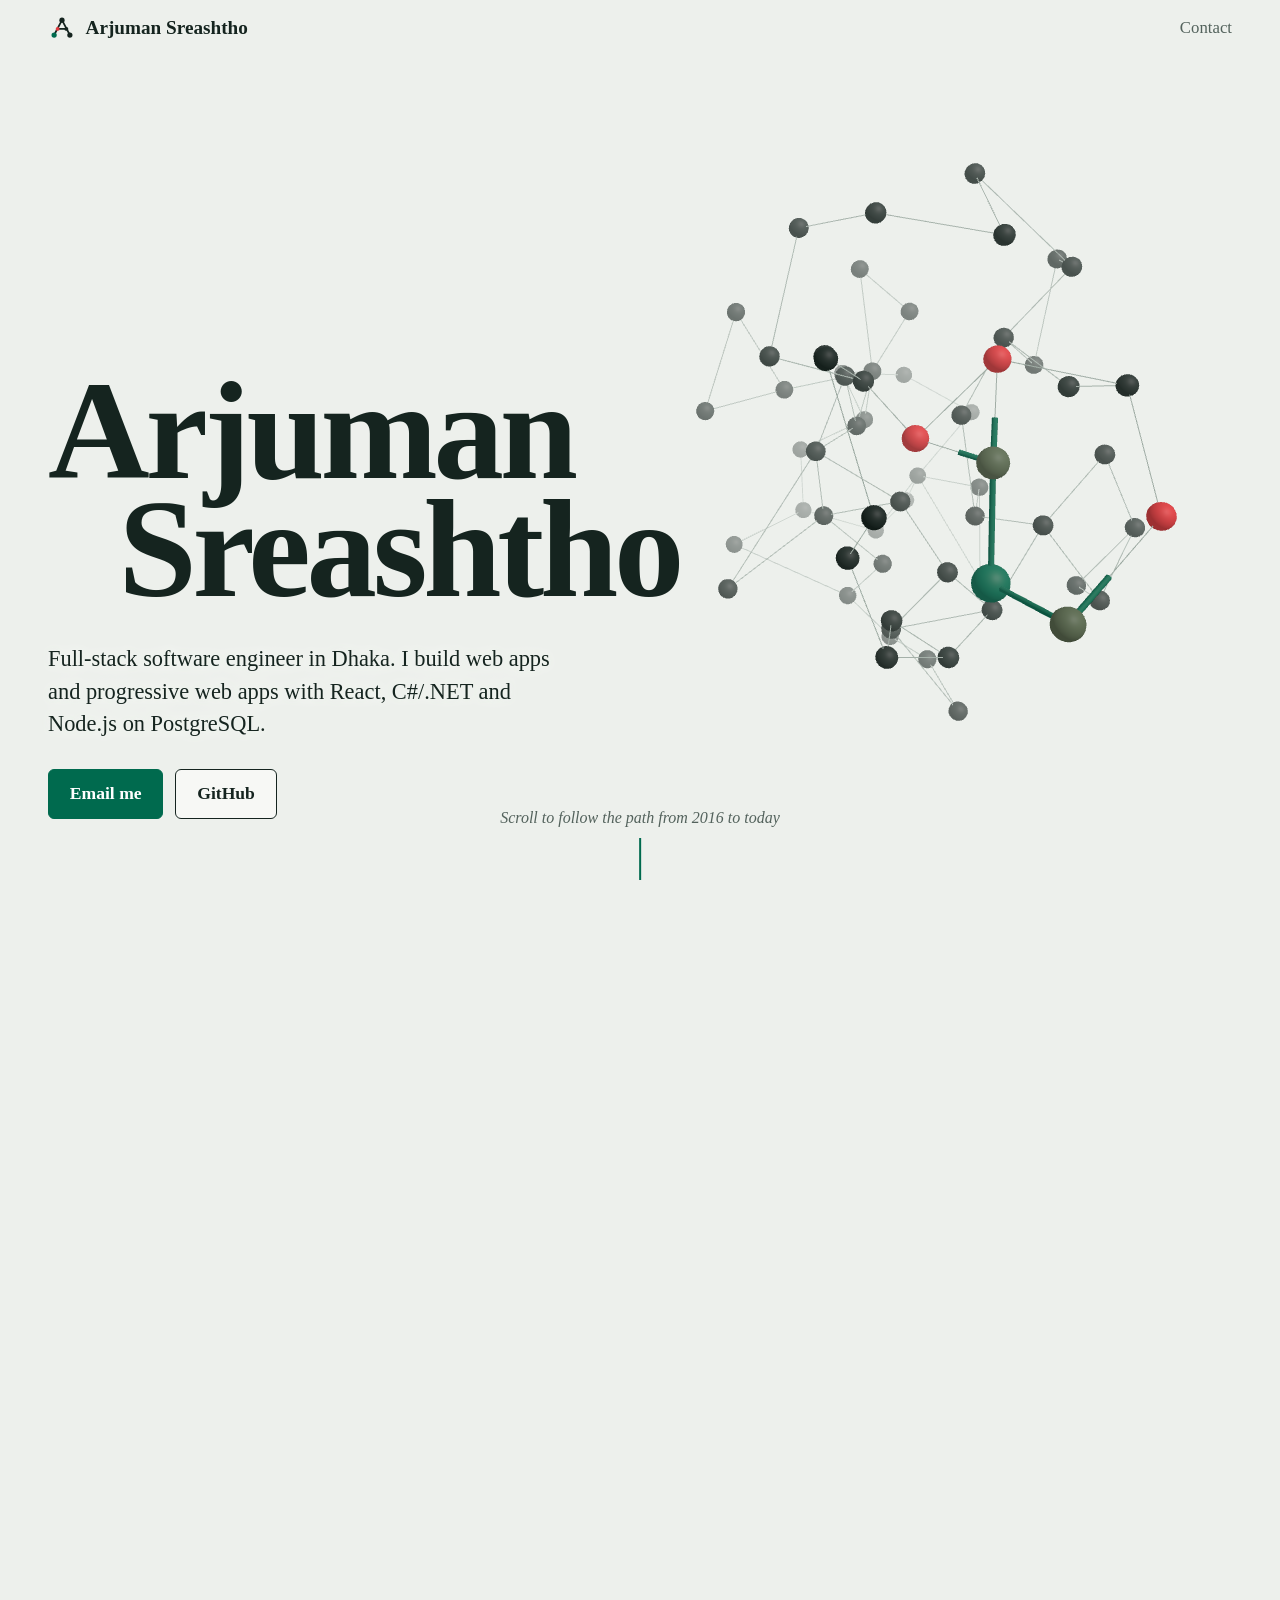
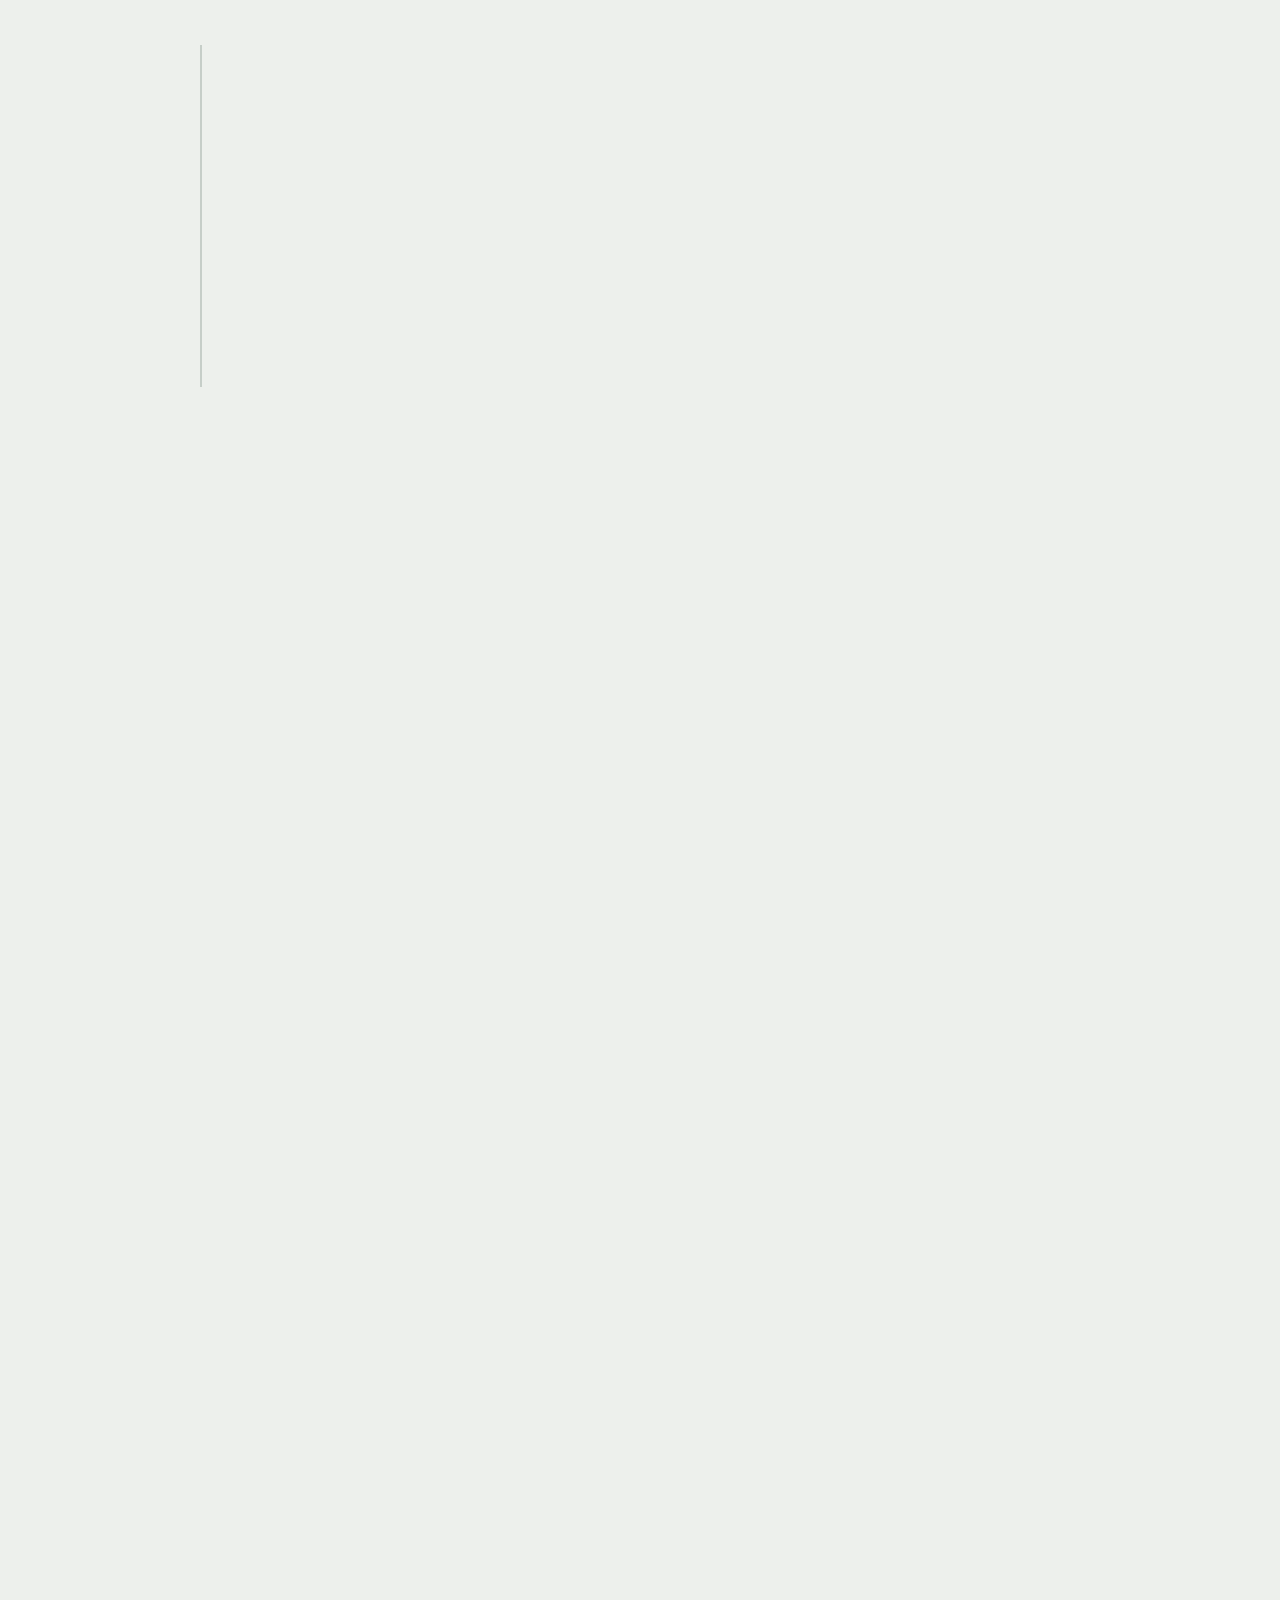
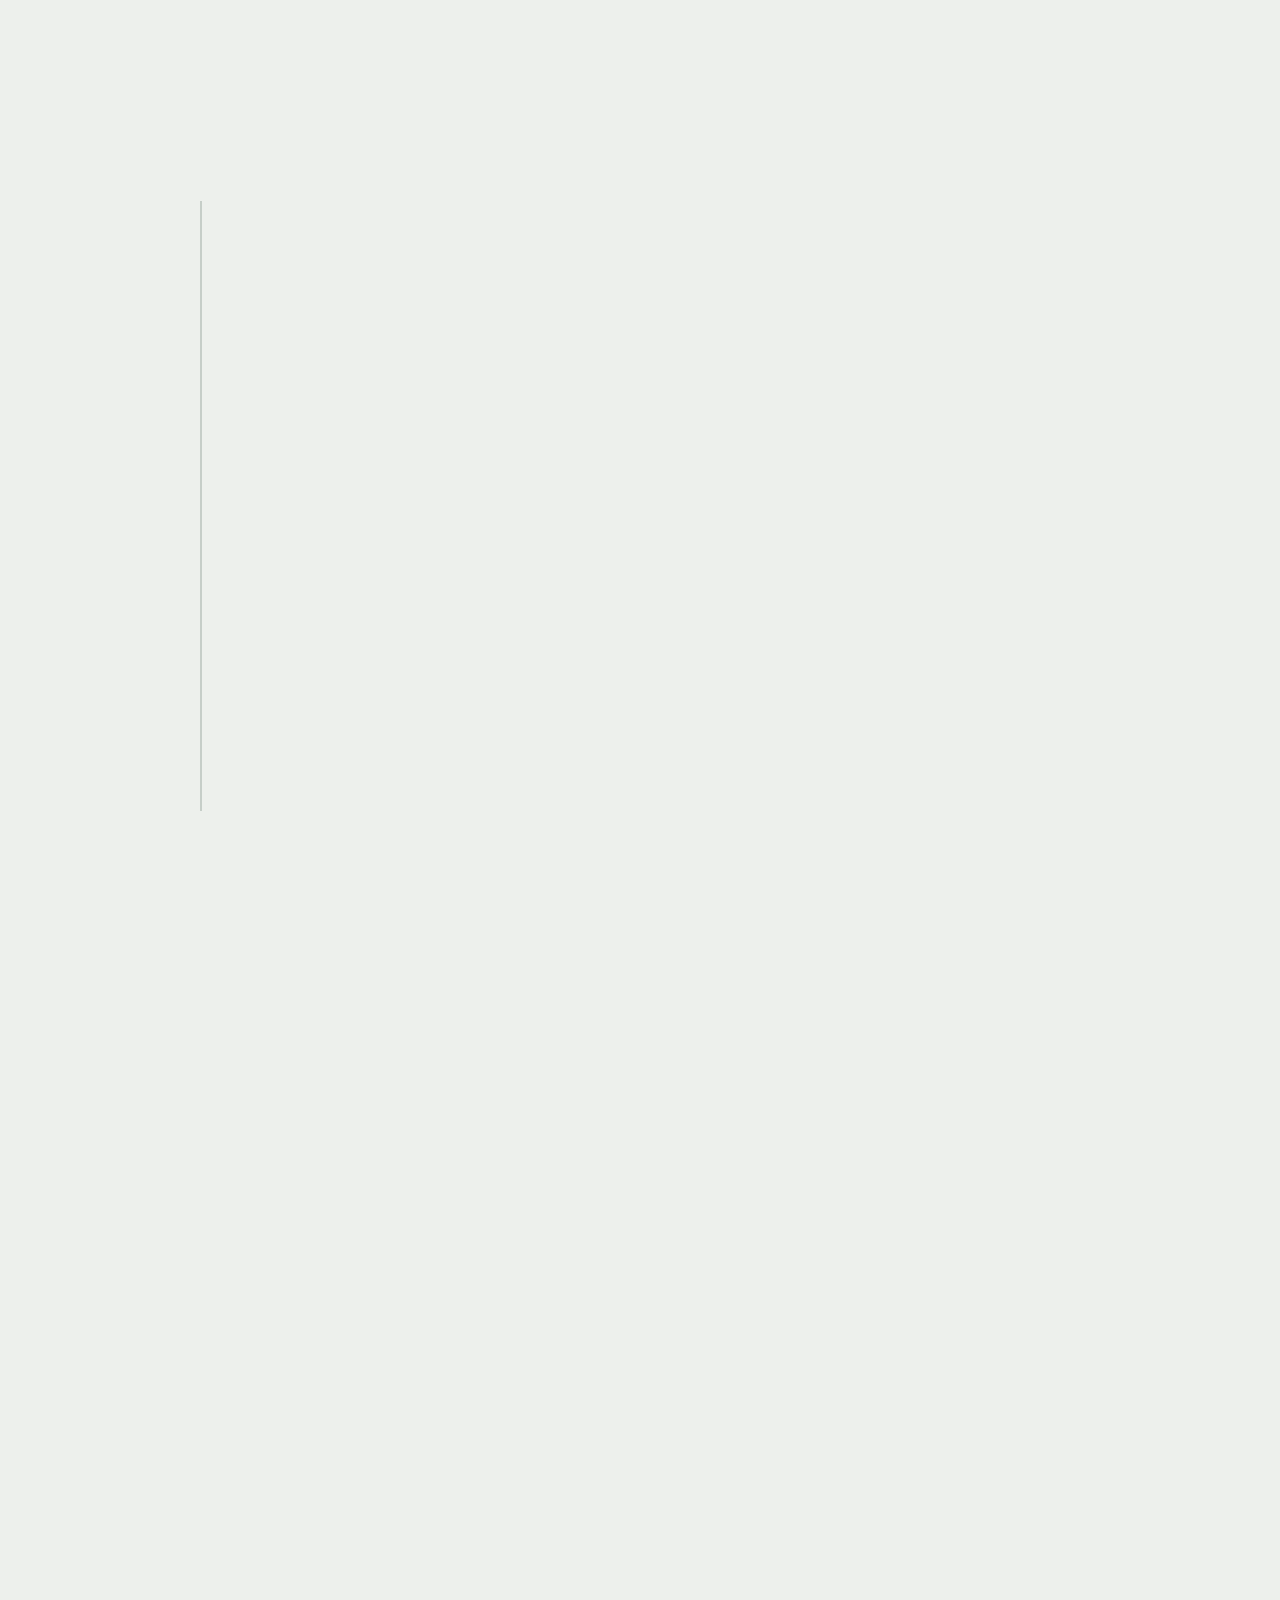
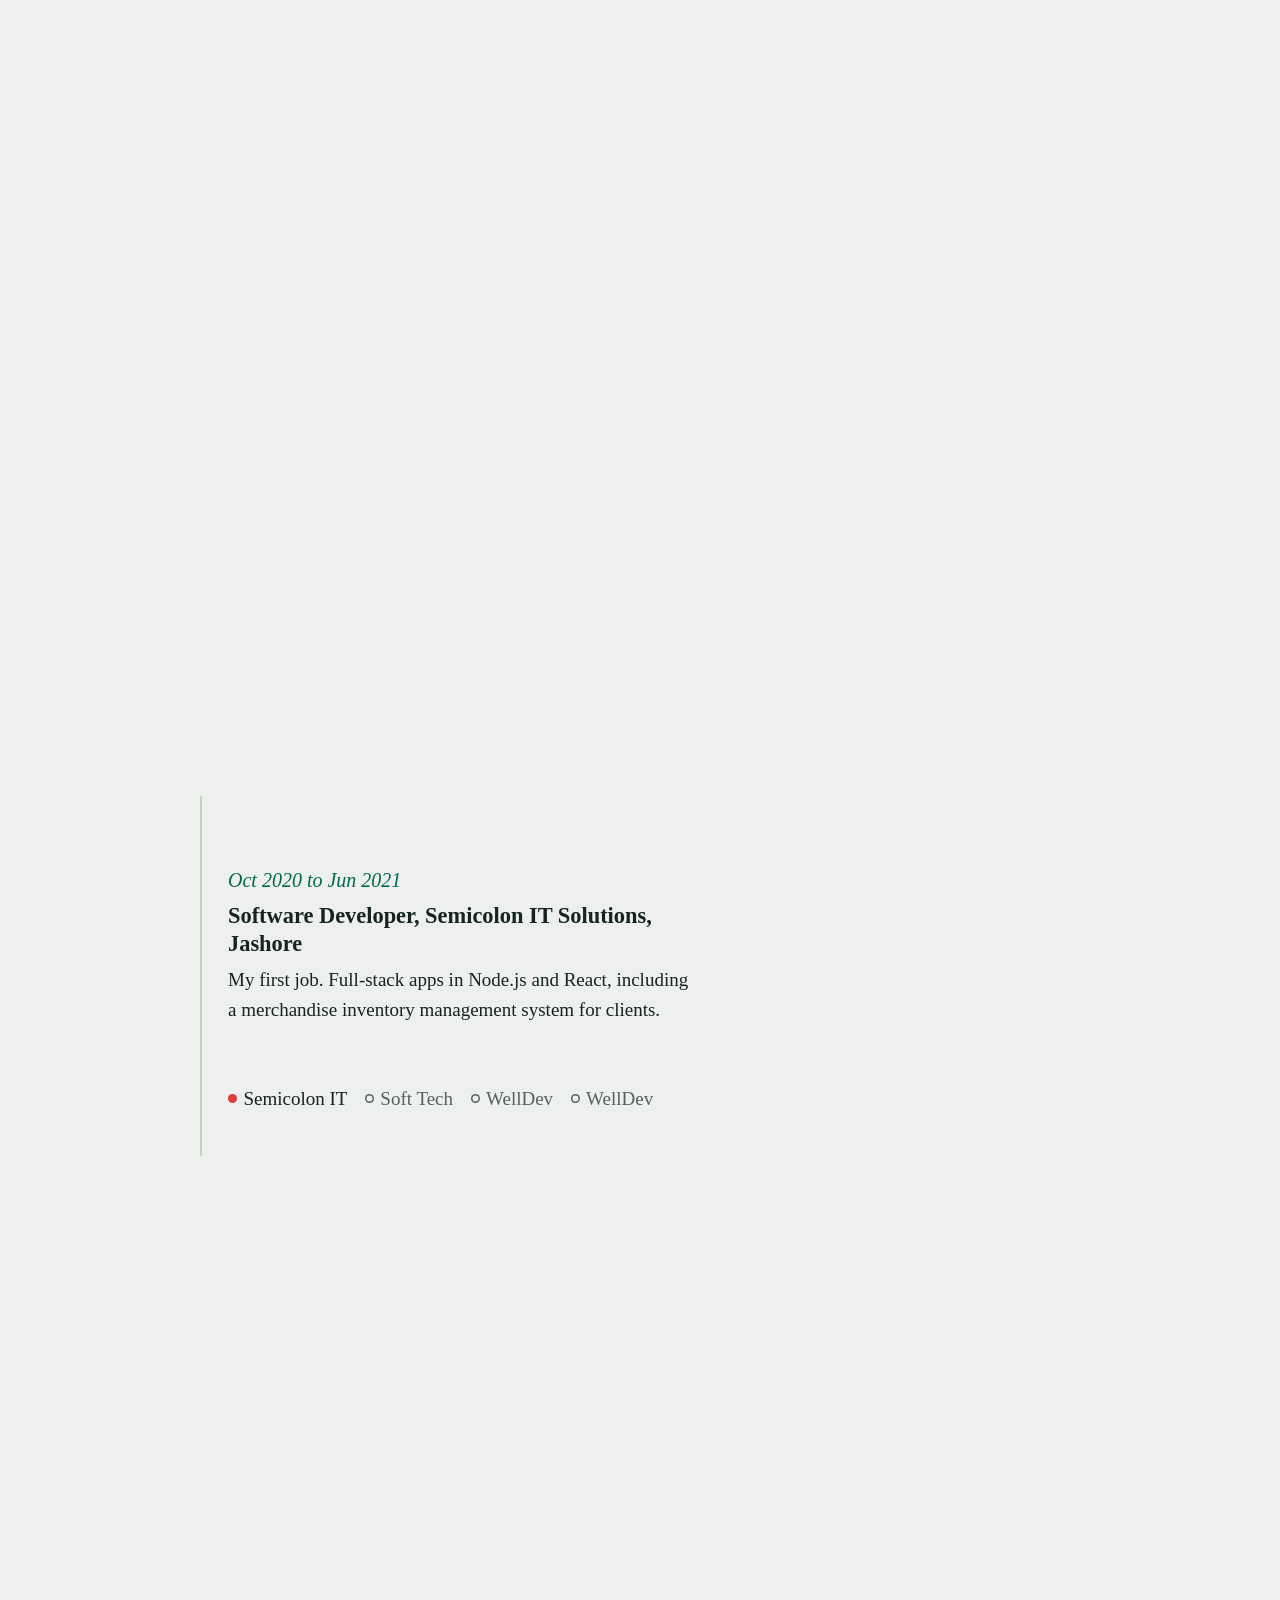
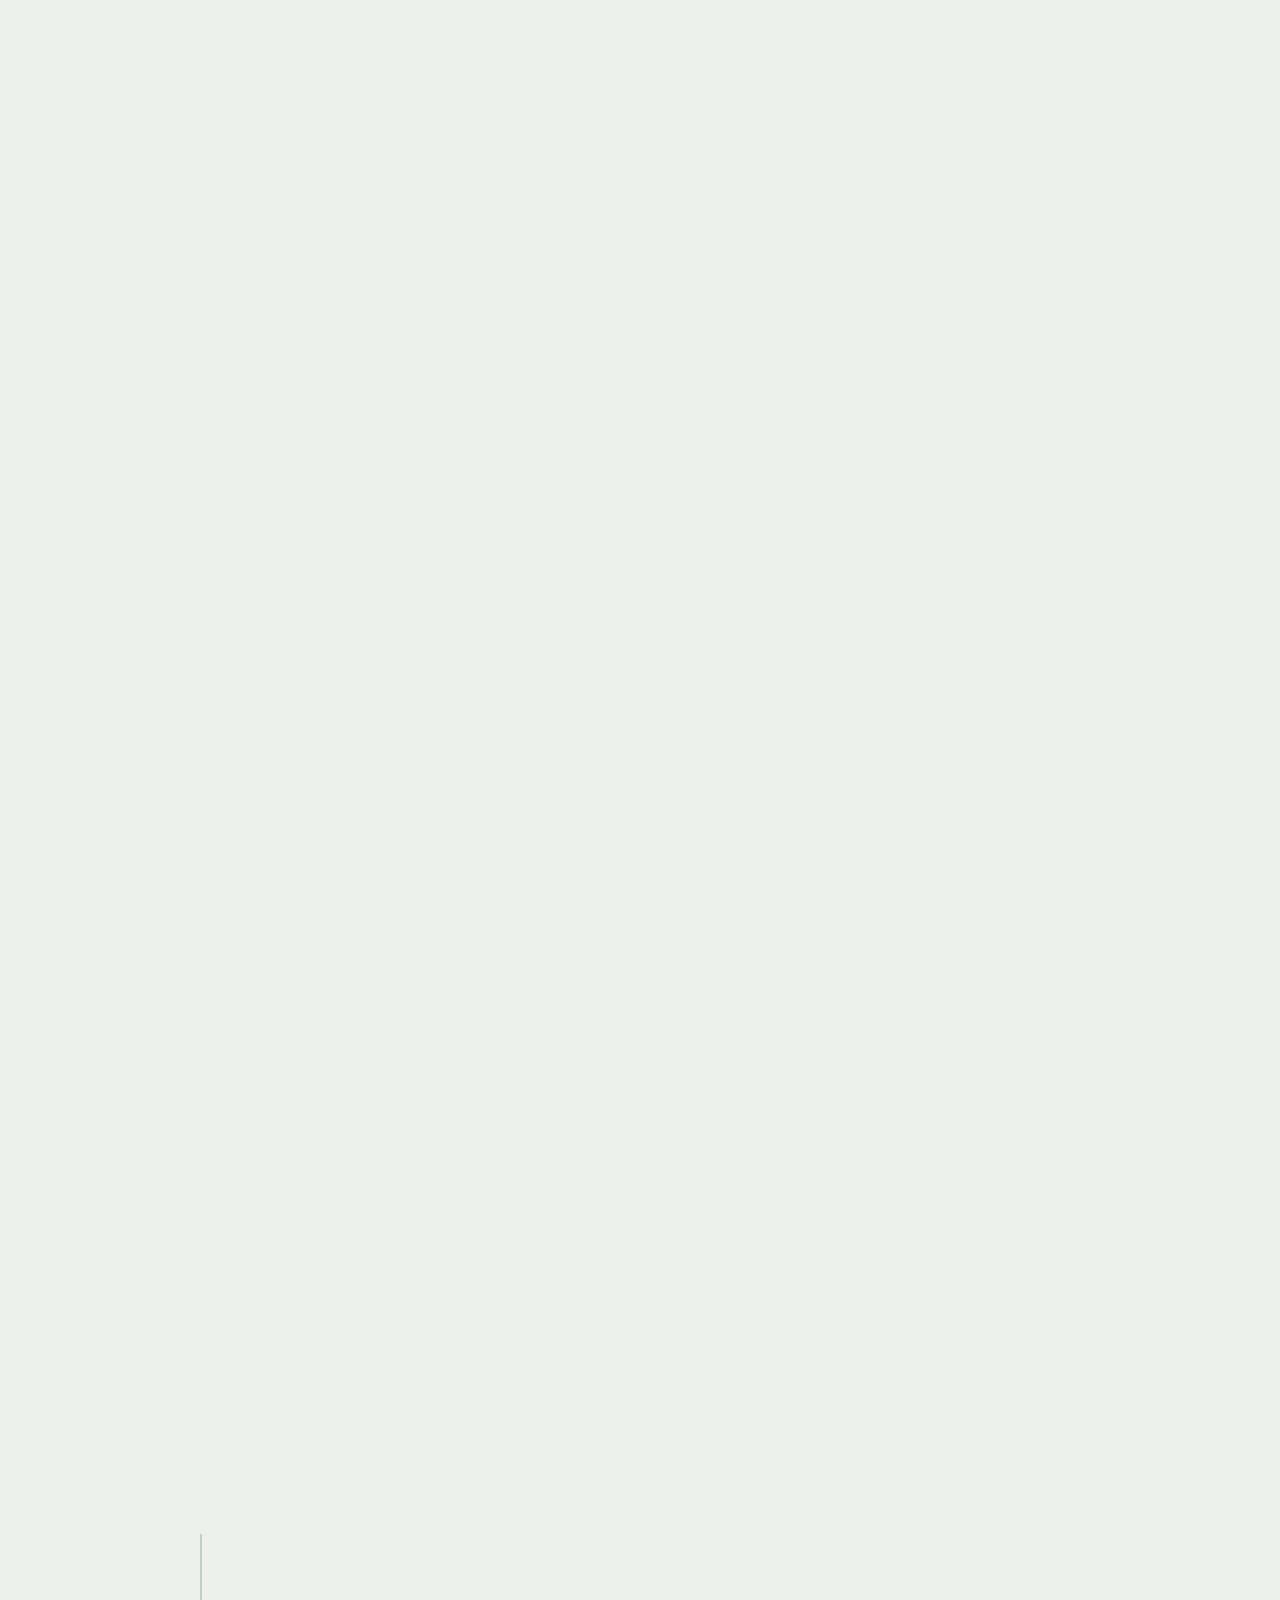
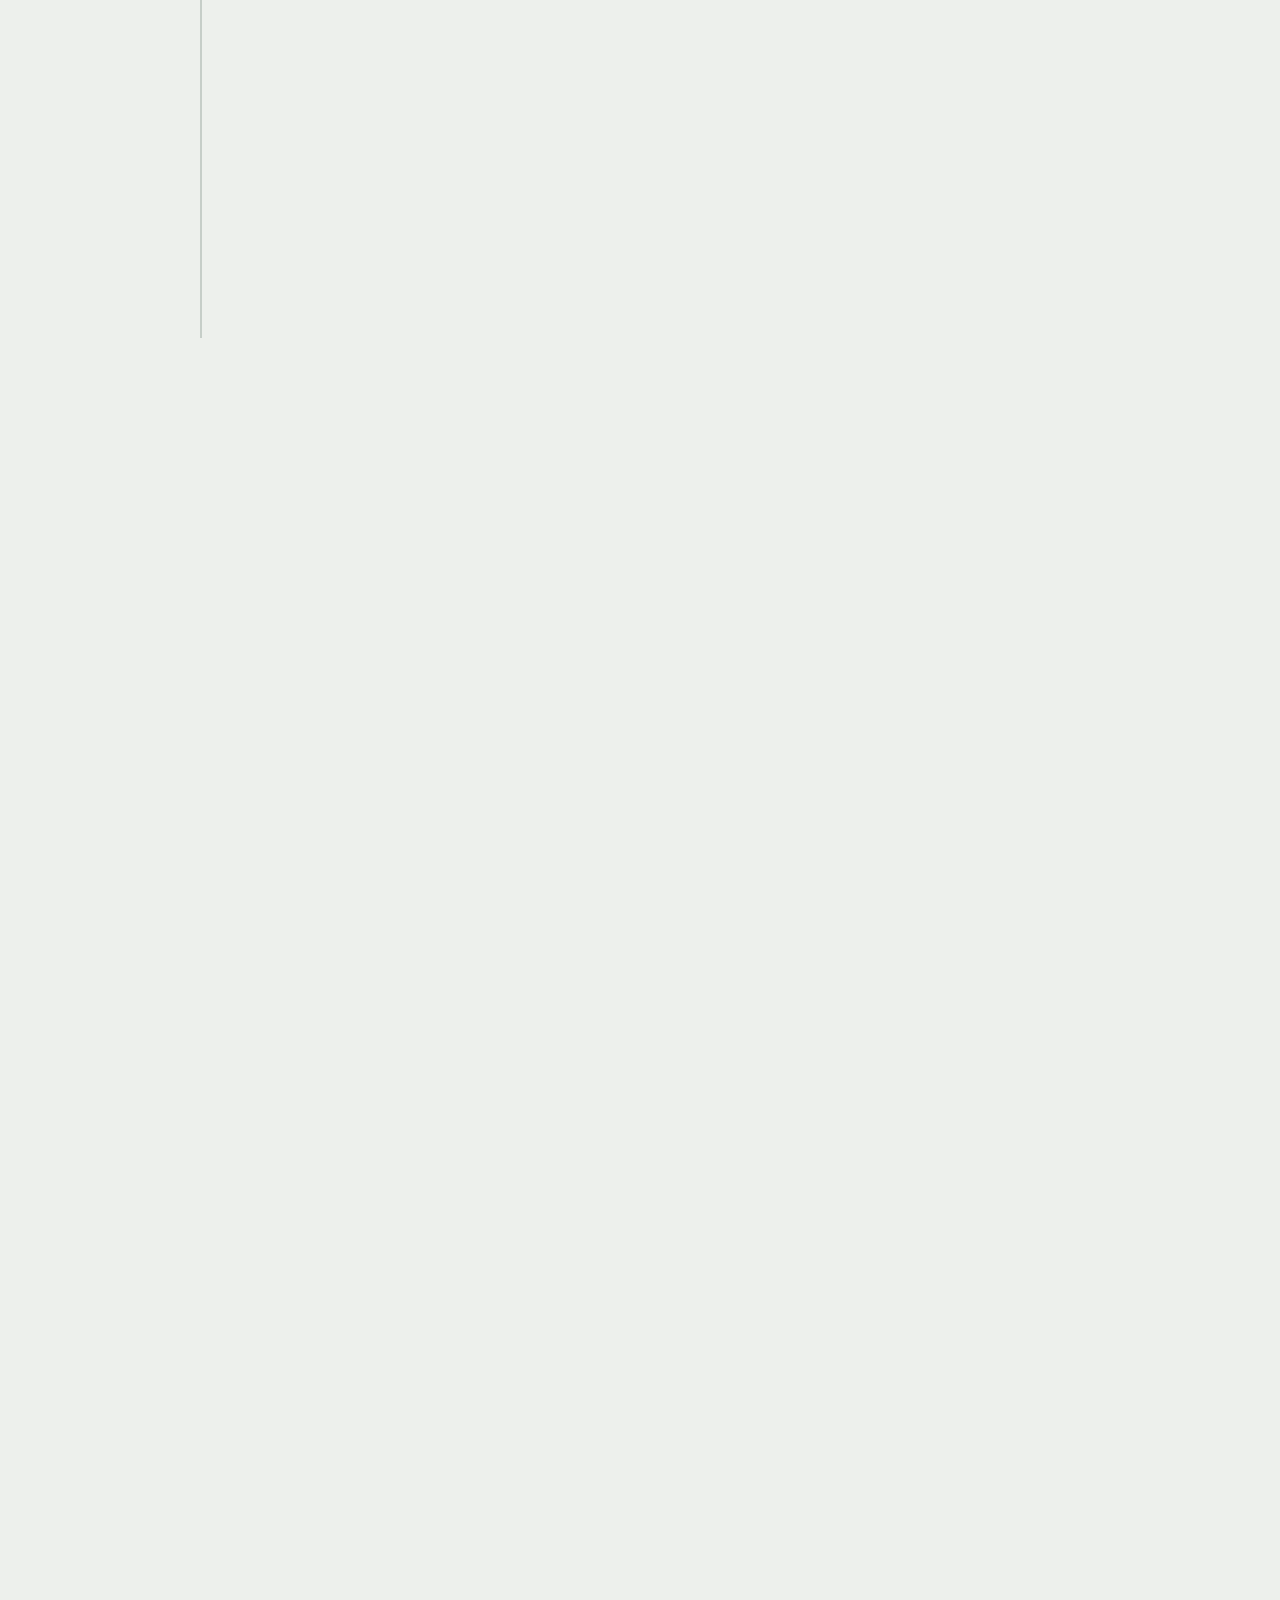
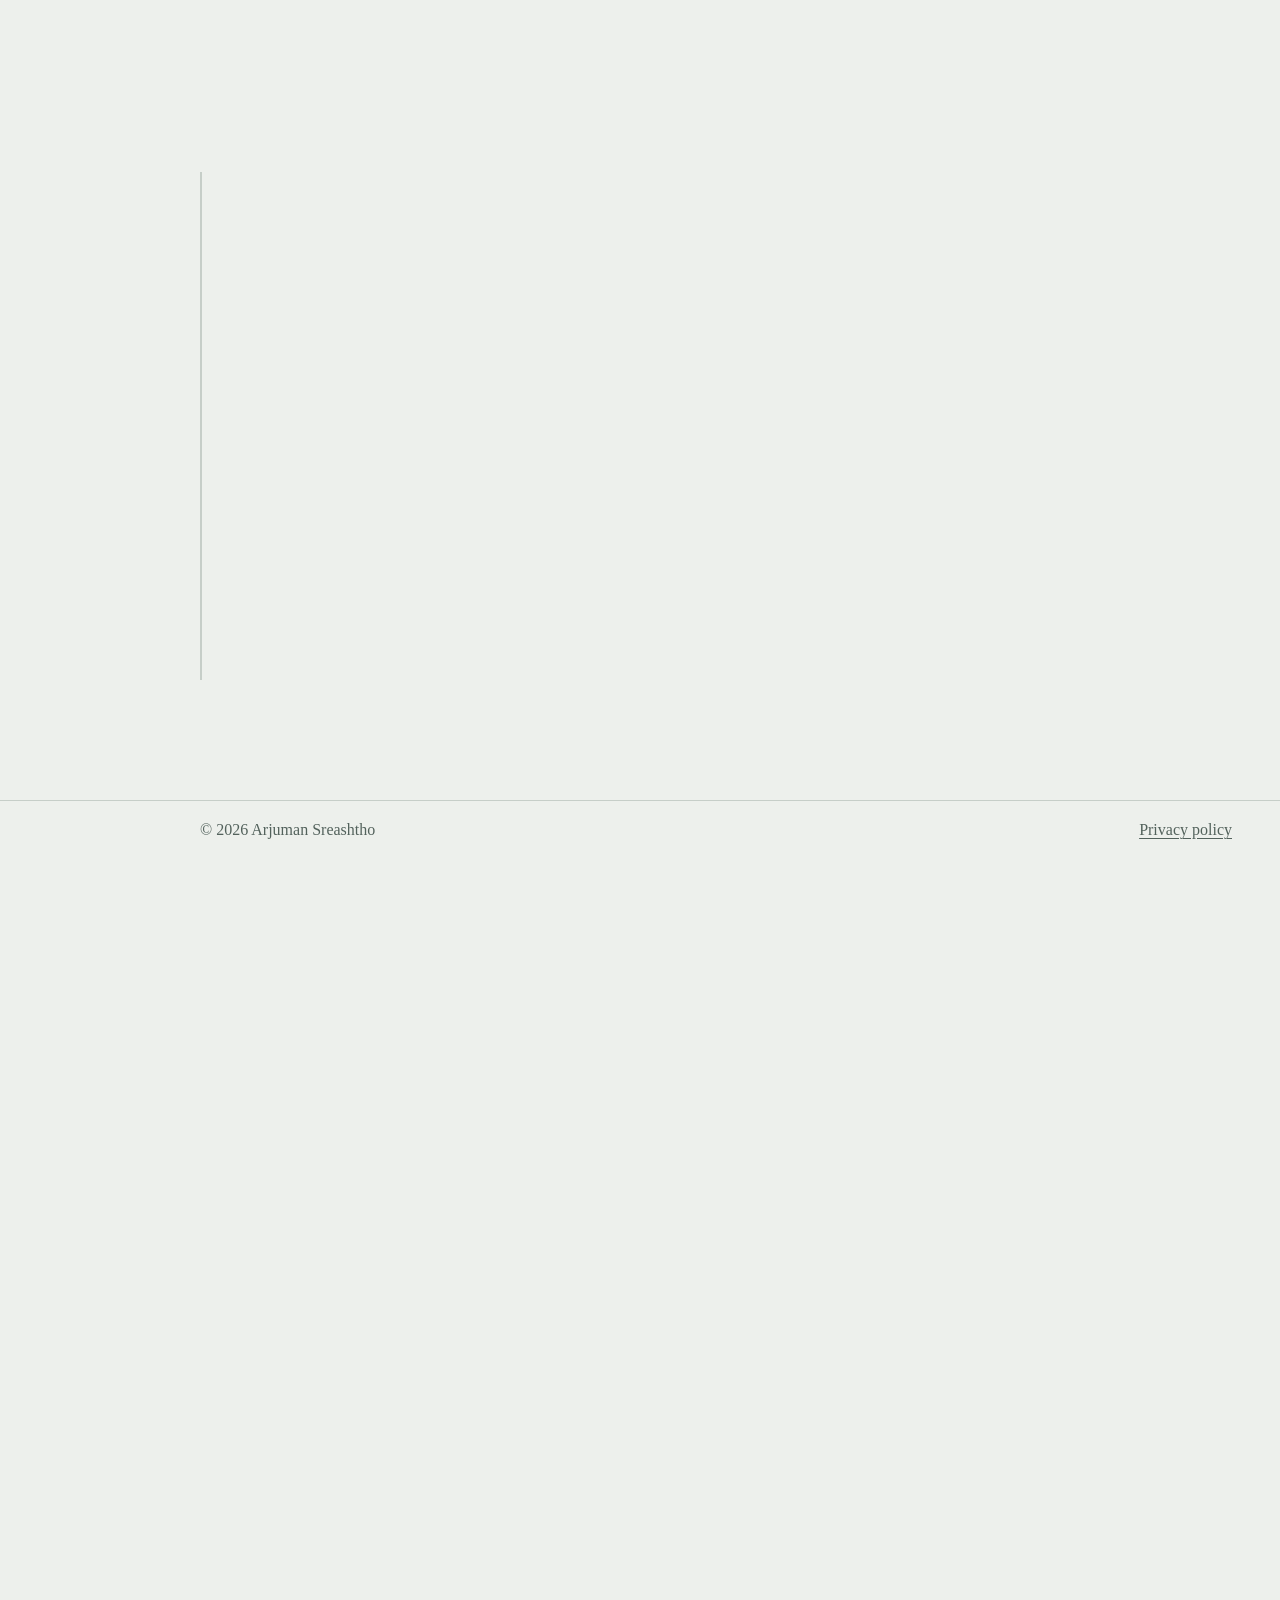
<file: index.html>
<!doctype html>
<html lang="en">
<head>
  <meta charset="utf-8">
  <meta name="viewport" content="width=device-width, initial-scale=1">
  <title>Arjuman Sreashtho — Full-stack software engineer</title>
  <meta name="description" content="Arjuman Sreashtho is a full-stack software engineer in Dhaka, Bangladesh, building web apps and PWAs with React, C#/.NET, Node.js and PostgreSQL.">
  <meta name="author" content="Arjuman Sreashtho">
  <link rel="canonical" href="https://arjumansreashtho.github.io/">
  <!-- Google Search Console: paste your verification tag on the next line (or verify with DNS instead) -->
  <!-- <meta name="google-site-verification" content="PASTE_CODE_HERE"> -->

  <meta property="og:type" content="profile">
  <meta property="og:title" content="Arjuman Sreashtho — Full-stack software engineer">
  <meta property="og:description" content="Follow the path from Khulna University to full-stack engineering: React, C#/.NET, Node.js and PostgreSQL.">
  <meta property="og:url" content="https://arjumansreashtho.github.io/">
  <meta property="og:image" content="https://arjumansreashtho.github.io/og-image.png">
  <meta name="twitter:card" content="summary_large_image">
  <meta name="theme-color" content="#edf0ec">

  <link rel="icon" href="favicon.svg" type="image/svg+xml">
  <link rel="stylesheet" href="style.css?v=3">

  <script type="application/ld+json">
  {
    "@context": "https://schema.org",
    "@type": "Person",
    "name": "Arjuman Sreashtho",
    "jobTitle": "Full-stack software engineer",
    "email": "mailto:arjumansreashtho@gmail.com",
    "address": { "@type": "PostalAddress", "addressLocality": "Dhaka", "addressCountry": "BD" },
    "alumniOf": "Khulna University",
    "url": "https://arjumansreashtho.github.io/",
    "sameAs": [
      "https://github.com/ArjumanSreashtho",
      "https://codeforces.com/profile/John_Player",
      "https://www.codechef.com/users/john_player"
    ]
  }
  </script>
</head>
<body data-figure="graph">
  <div class="stage" id="stage" aria-hidden="true"></div>
  <a class="skip" href="#main">Skip to content</a>

  <header class="nav">
    <a class="nav-mark" href="#top" aria-label="Arjuman Sreashtho, back to the start">
      <svg viewBox="0 0 32 32" width="28" height="28" aria-hidden="true"><use href="#mark"/></svg>
      <span>Arjuman Sreashtho</span>
    </a>
    <a class="nav-cta" href="#next">Contact</a>
    <div class="progress" aria-hidden="true"><span></span></div>
  </header>

  <nav class="rail" aria-label="Journey">
    <ol>
      <li><a href="#start"><span class="rail-dot"></span><span class="rail-text">2016 <em>Start</em></span></a></li>
      <li><a href="#contests"><span class="rail-dot"></span><span class="rail-text">2017 <em>Contests</em></span></a></li>
      <li><a href="#work"><span class="rail-dot"></span><span class="rail-text">2020 <em>Work</em></span></a></li>
      <li><a href="#stack"><span class="rail-dot"></span><span class="rail-text">Today <em>Stack</em></span></a></li>
      <li><a href="#next"><span class="rail-dot"></span><span class="rail-text">Next <em>Contact</em></span></a></li>
    </ol>
  </nav>

  <main id="main">
    <!-- Prologue -->
    <section class="chapter prologue" id="top" data-figure="graph" style="--len: 150" aria-labelledby="name">
      <div class="pin">
        <div class="hero-text">
          <h1 id="name"><span>Arjuman</span> <span>Sreashtho</span></h1>
          <p class="lede">Full-stack software engineer in Dhaka. I build web apps and progressive web apps with React, C#/.NET and Node.js on PostgreSQL.</p>
          <p class="actions">
            <a class="btn btn-solid" href="mailto:arjumansreashtho@gmail.com">Email me</a>
            <a class="btn" href="https://github.com/ArjumanSreashtho" rel="me noopener" target="_blank">GitHub</a>
          </p>
        </div>
        <p class="cue"><span class="cue-line" aria-hidden="true"></span>Scroll to follow the path from 2016 to today</p>
      </div>
    </section>

    <!-- 1. Start -->
    <section class="chapter" id="start" data-figure="tree" style="--len: 210" aria-labelledby="start-h">
      <div class="pin">
        <div class="panel">
          <p class="year" data-at="0">2016</p>
          <h2 id="start-h" data-at="0.08">Where the path starts</h2>
          <p data-at="0.28">I began a BSc in Computer Science and Engineering at Khulna University in 2016 and graduated in 2021.</p>
          <p data-at="0.5">It is where I learned the algorithms behind every figure on this page, like the breadth-first search tree on the right.</p>
          <p class="fig" data-at="0.7">Figure 2. A breadth-first search tree, one ring per level.</p>
        </div>
      </div>
    </section>

    <!-- 2. Contests -->
    <section class="chapter" id="contests" data-figure="sphere" style="--len: 230" aria-labelledby="contests-h">
      <div class="pin">
        <div class="panel">
          <p class="year" data-at="0">2017 to 2018</p>
          <h2 id="contests-h" data-at="0.06"><span class="count" data-count>700+</span> problems solved</h2>
          <p data-at="0.2">Alongside my degree I competed in programming contests, onsite and online.</p>
          <ul class="facts">
            <li data-at="0.32">ACM ICPC Dhaka Regional, 2017 and 2018</li>
            <li data-at="0.42">56th place, DIU ACM ICPC Contest 2018</li>
            <li data-at="0.52">5 national and regional onsite contests, 40+ online contests</li>
          </ul>
          <table class="judges" data-at="0.64">
            <caption class="sr-only">Online judge profiles</caption>
            <thead><tr><th scope="col">Judge</th><th scope="col">Handle</th><th scope="col">Best</th></tr></thead>
            <tbody>
              <tr><td>Codeforces</td><td><a href="https://codeforces.com/profile/John_Player" target="_blank" rel="noopener">John_Player</a></td><td>1394 rating</td></tr>
              <tr><td>CodeChef</td><td><a href="https://www.codechef.com/users/john_player" target="_blank" rel="noopener">john_player</a></td><td>1465 rating</td></tr>
              <tr><td>UVa</td><td>John_Player</td><td>World rank 3662</td></tr>
            </tbody>
          </table>
          <p class="fig" data-at="0.78">Figure 3. One point for each solved problem.</p>
        </div>
      </div>
    </section>

    <!-- 3. Work: four roles, pinned, one at a time -->
    <section class="chapter work" id="work" data-figure="helix" style="--len: 440" aria-labelledby="work-h">
      <div class="pin">
        <div class="panel">
          <h2 id="work-h" data-at="0">Four roles, one path</h2>
          <ol class="roles">
            <li data-step="0">
              <p class="year">Oct 2020 to Jun 2021</p>
              <h3>Software Developer, Semicolon IT Solutions, Jashore</h3>
              <p>My first job. Full-stack apps in Node.js and React, including a merchandise inventory management system for clients.</p>
            </li>
            <li data-step="1">
              <p class="year">Jul 2021 to Dec 2022</p>
              <h3>Software Engineer, Soft Tech Innovation, Dhaka</h3>
              <p>Customer-facing e-commerce apps in React, and web portals for payment systems in React and Node.js, at the FinTech company behind the aamarPay payment gateway.</p>
            </li>
            <li data-step="2">
              <p class="year">Dec 2022 to Jun 2024</p>
              <h3>Junior Software Engineer, WellDev Bangladesh</h3>
              <p>Started with bug fixing and troubleshooting across the codebase, then moved on to building features.</p>
            </li>
            <li data-step="3">
              <p class="year">Jul 2024 to Oct 2026</p>
              <h3>Software Engineer, WellDev Bangladesh</h3>
              <p>Progressive web apps for real estate property management, for a Switzerland-based software company: React on the front end, C#/.NET APIs, PostgreSQL. Delivered features on my own and with the wider team.</p>
            </li>
          </ol>
          <ol class="role-steps" aria-hidden="true">
            <li data-step-mark="0">Semicolon IT</li>
            <li data-step-mark="1">Soft Tech</li>
            <li data-step-mark="2">WellDev</li>
            <li data-step-mark="3">WellDev</li>
          </ol>
          <p class="fig" data-at="0">Figure 4. The path climbs one node per role.</p>
        </div>
      </div>
    </section>

    <!-- 4. Stack -->
    <section class="chapter" id="stack" data-figure="stack" style="--len: 210" aria-labelledby="stack-h">
      <div class="pin">
        <div class="panel">
          <p class="year" data-at="0">Today</p>
          <h2 id="stack-h" data-at="0.08">Three layers I work across</h2>
          <dl class="skills">
            <div data-at="0.25"><dt>Browser</dt><dd>React, progressive web apps</dd></div>
            <div data-at="0.38"><dt>APIs</dt><dd>C#/.NET Core, Node.js</dd></div>
            <div data-at="0.51"><dt>Data</dt><dd>PostgreSQL, MongoDB</dd></div>
            <div data-at="0.64"><dt>Languages</dt><dd>C#, C/C++, JavaScript</dd></div>
          </dl>
          <p class="fig" data-at="0.76">Figure 5. The stack, from the browser down to the database.</p>
        </div>
      </div>
    </section>

    <!-- 5. Next: finale -->
    <section class="chapter finale" id="next" data-figure="graph" style="--len: 190" aria-labelledby="next-h">
      <div class="pin">
        <div class="panel">
          <p class="year" data-at="0">Next</p>
          <h2 id="next-h" data-at="0.06">Where the path goes next</h2>
          <p data-at="0.18">I'm open to remote full-stack roles and freelance projects, and I'm publishing my first Android apps on Google Play.</p>
          <p class="contact-mail" data-at="0.3"><a href="mailto:arjumansreashtho@gmail.com">arjumansreashtho@gmail.com</a></p>
          <p class="contact-meta" data-at="0.36">Dhaka, Bangladesh &nbsp;/&nbsp; <a href="https://github.com/ArjumanSreashtho" rel="me noopener" target="_blank">github.com/ArjumanSreashtho</a></p>

          <div class="apps" id="apps" data-at="0.46">
            <!--
              Add one <div class="app"> per published app:
            <div class="app">
              <img src="assets/img/my-app-icon.png" alt="" width="56" height="56">
              <div>
                <h3>App name</h3>
                <p>One sentence about what the app does.</p>
                <p class="app-links"><a href="https://play.google.com/store/apps/details?id=com.example.app">Get it on Google Play</a> <a href="privacy.html">Privacy policy</a></p>
              </div>
            </div>
            -->
            <p class="app-empty">My apps will be listed here with their Google Play links. <a href="privacy.html">Privacy policy for my apps</a></p>
          </div>

          <div class="search" data-at="0.56">
            <fieldset class="algo">
              <legend class="sr-only">Search algorithm</legend>
              <label><input type="radio" name="algo" value="bfs" checked><span>BFS</span></label>
              <label><input type="radio" name="algo" value="dfs"><span>DFS</span></label>
              <label><input type="radio" name="algo" value="dijkstra"><span>Dijkstra</span></label>
            </fieldset>
            <button type="button" class="link-btn" id="graph-random">Search from a random node</button>
            <p class="graph-status" id="graph-status" aria-live="polite">Click any node in the graph to search from it.</p>
          </div>
        </div>
        <footer class="foot">
          <p>&copy; 2026 Arjuman Sreashtho</p>
          <p><a href="privacy.html">Privacy policy</a></p>
        </footer>
      </div>
    </section>
  </main>


  <svg width="0" height="0" style="position:absolute" aria-hidden="true">
    <symbol id="mark" viewBox="0 0 32 32">
      <path d="M7 24 L16 7 L25 24 M11 17 H21" fill="none" stroke="currentColor" stroke-width="2"/>
      <circle cx="7" cy="24" r="3" fill="#006a4e"/><circle cx="16" cy="7" r="3" fill="currentColor"/>
      <circle cx="25" cy="24" r="3" fill="currentColor"/><circle cx="11" cy="17" r="2.2" fill="#e03a3e"/>
      <circle cx="21" cy="17" r="2.2" fill="currentColor"/>
    </symbol>
  </svg>
  <script type="module" src="graph.js?v=3"></script>
</body>
</html>
</file>
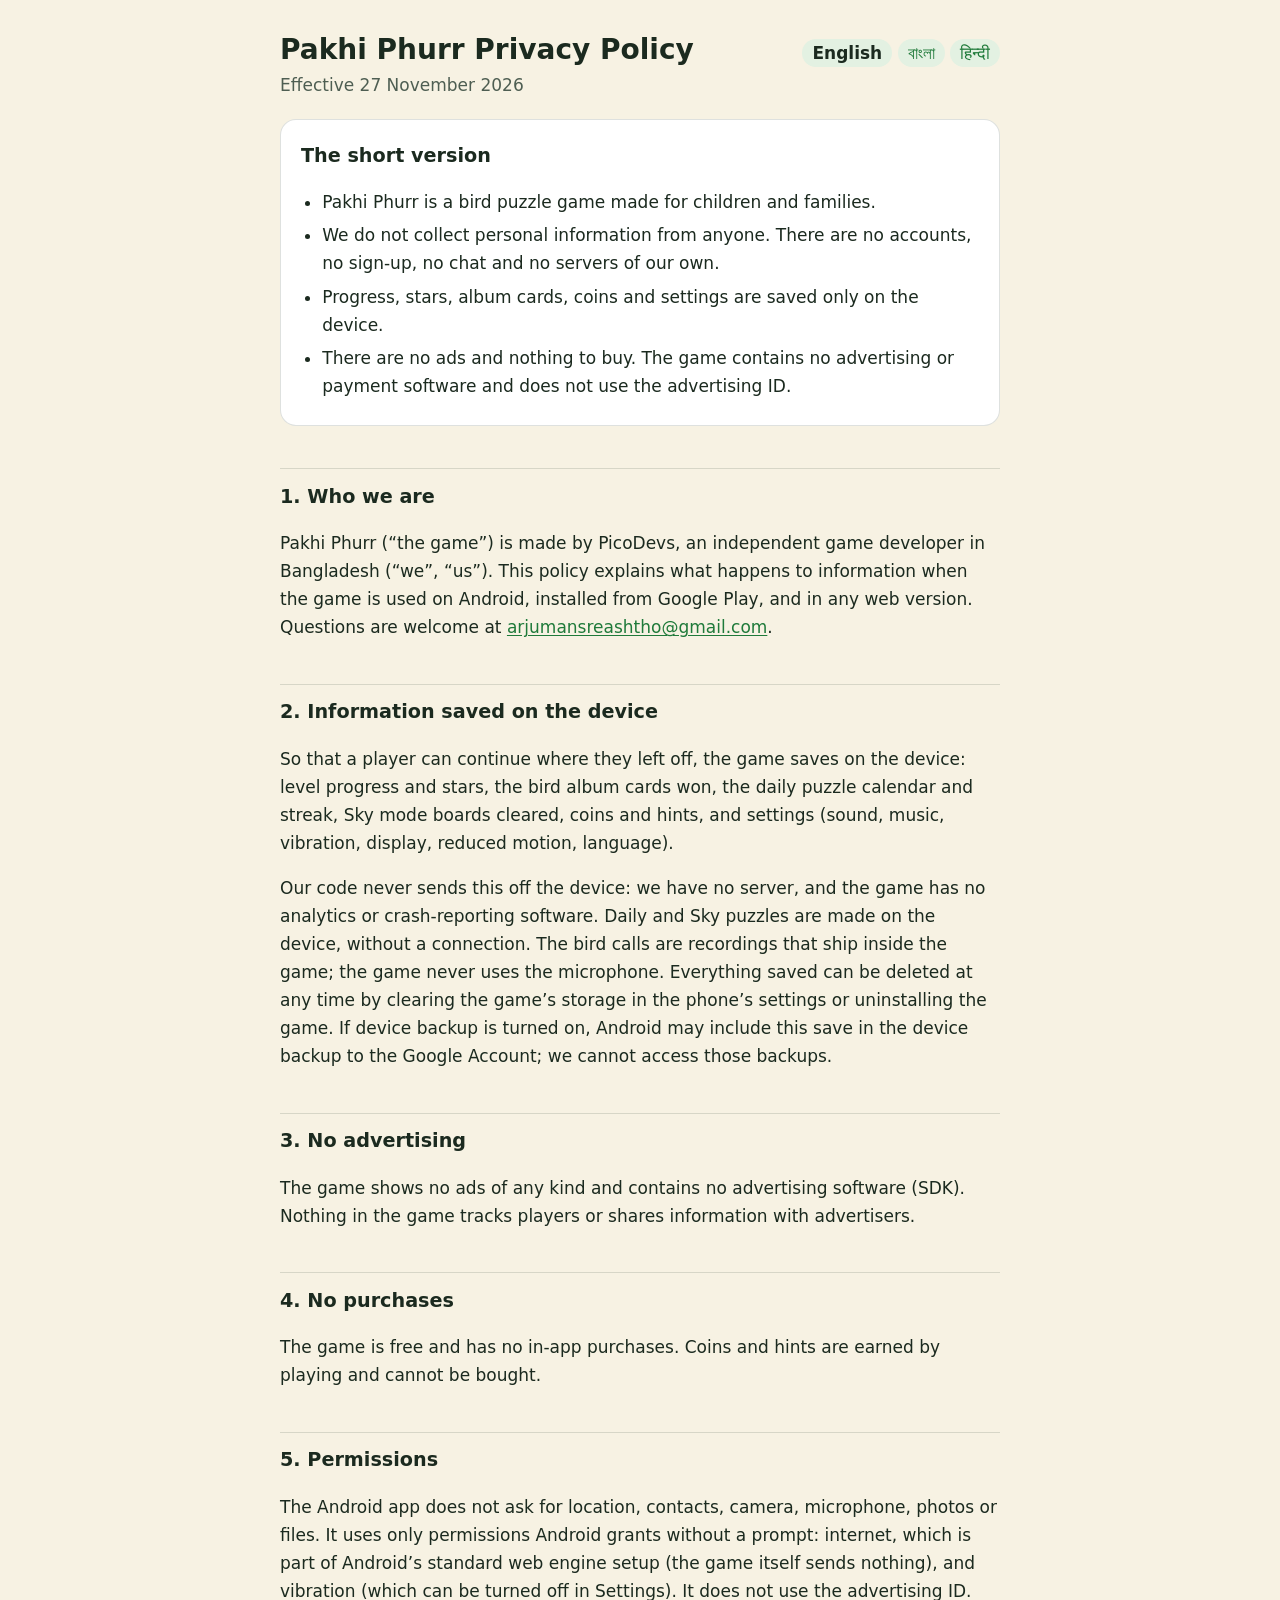
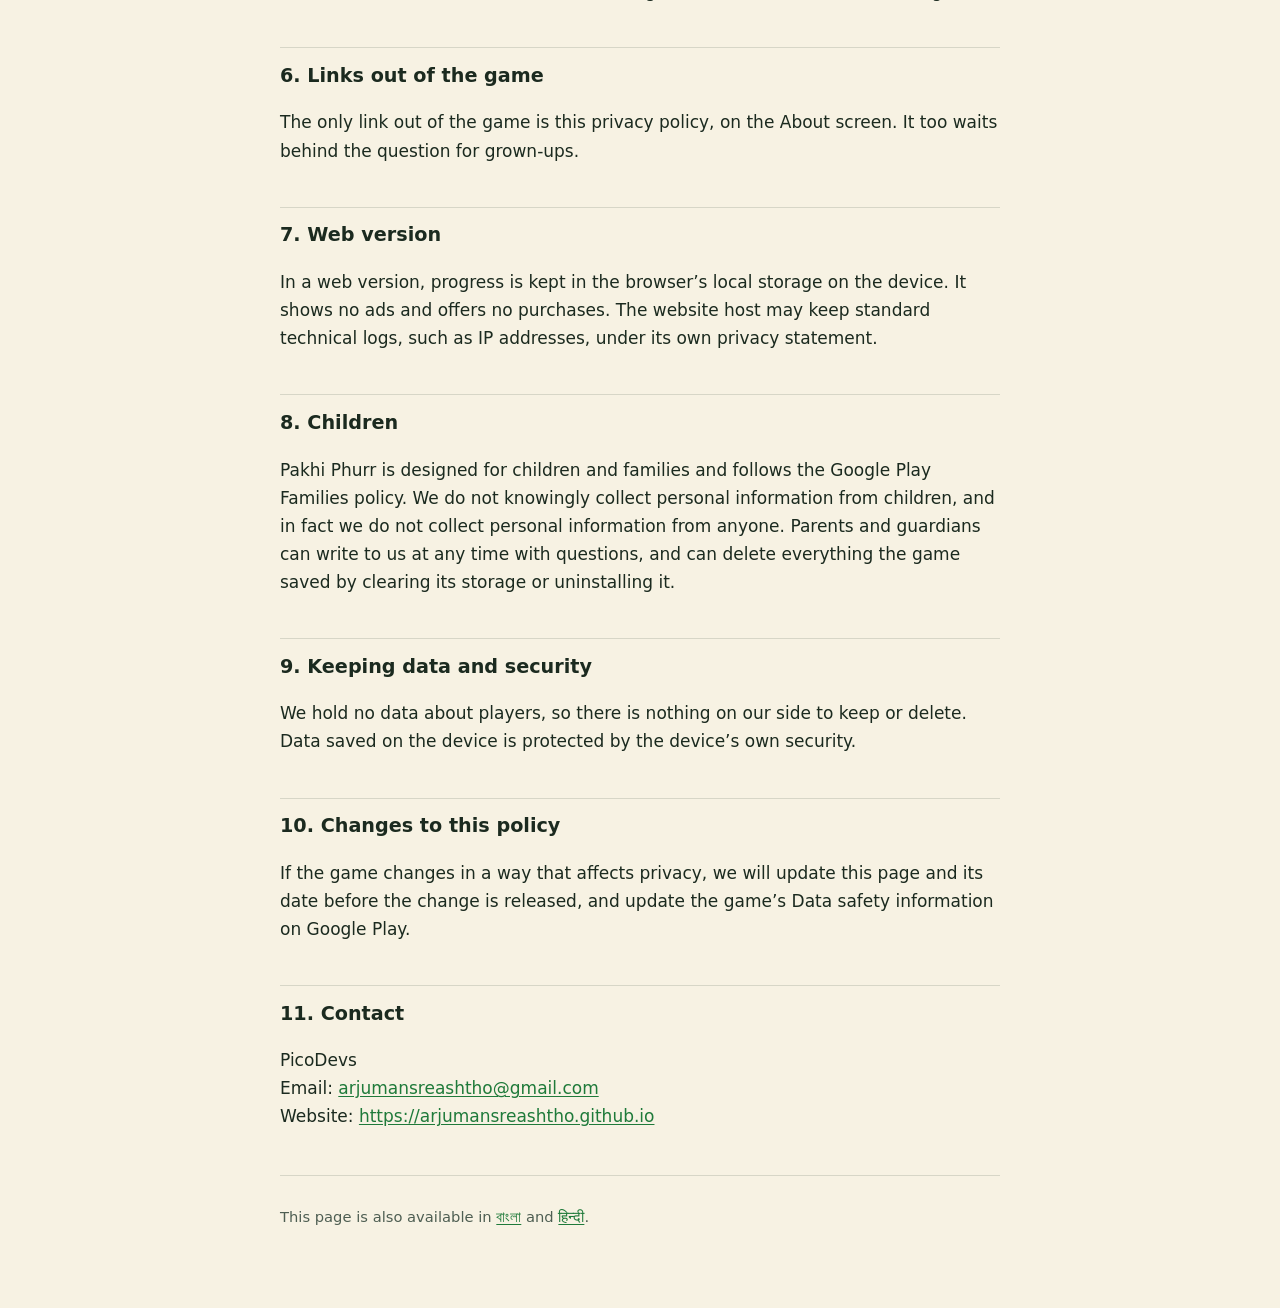
<file: pakhi-phurr/privacy/index.html>
<!DOCTYPE html>
<html lang="en">
<head>
<meta charset="utf-8">
<meta name="viewport" content="width=device-width, initial-scale=1">
<title>Privacy Policy – Pakhi Phurr</title>
<meta name="description" content="Pakhi Phurr is made for children and families: no ads, no purchases, no accounts, no servers of our own, and progress stays on the device.">
<link rel="alternate" hreflang="en" href="./">
<link rel="alternate" hreflang="bn" href="bn.html">
<link rel="alternate" hreflang="hi" href="hi.html">
<style>
  :root { --bg: #F7F2E3; --card: #FFFFFF; --text: #1B2A1F; --muted: #4E5E52; --accent: #1F7A3A;
          --line: rgba(27,42,31,0.14); --chip: #E3F1E2; color-scheme: light dark; }
  @media (prefers-color-scheme: dark) {
    :root { --bg: #0F2227; --card: #16323A; --text: #F7F2E3; --muted: #BFD3CC; --accent: #FFA23A;
            --line: rgba(191,211,204,0.2); --chip: #1F4048; }
  }
  * { box-sizing: border-box; }
  html { -webkit-text-size-adjust: 100%; }
  body { margin: 0; background: var(--bg); color: var(--text);
         font: 17px/1.65 system-ui, -apple-system, "Segoe UI", Roboto, "Noto Sans", "Noto Sans Bengali", "Noto Sans Devanagari", sans-serif; }
  main { max-width: 760px; margin: 0 auto; padding: 24px 20px 64px; }
  header { display: flex; flex-wrap: wrap; align-items: baseline; justify-content: space-between; gap: 8px 16px; }
  h1 { font-size: 1.75rem; line-height: 1.25; margin: 8px 0 4px; }
  h2 { font-size: 1.2rem; margin: 2.2em 0 0.4em; padding-top: 0.6em; border-top: 1px solid var(--line); }
  p, li { max-width: 68ch; }
  ul { padding-left: 1.25em; }
  li { margin: 0.3em 0; }
  a { color: var(--accent); text-underline-offset: 2px; }
  .meta { color: var(--muted); margin: 0; }
  .lang a, .lang strong { padding: 4px 10px; border-radius: 999px; background: var(--chip); text-decoration: none; }
  .summary { background: var(--card); border: 1px solid var(--line); border-radius: 16px; padding: 8px 20px; margin: 20px 0 8px; }
  .summary h2 { border: 0; margin-top: 0.6em; padding-top: 0; }
  footer { margin-top: 3em; color: var(--muted); font-size: 0.92rem; border-top: 1px solid var(--line); padding-top: 1em; }
</style>
</head>
<body>
<main>
  <header>
    <div>
      <h1>Pakhi Phurr Privacy Policy</h1>
      <p class="meta">Effective 27 November 2026</p>
    </div>
    <nav class="lang" aria-label="Language"><strong aria-current="page">English</strong> <a href="bn.html" hreflang="bn" lang="bn">বাংলা</a> <a href="hi.html" hreflang="hi" lang="hi">हिन्दी</a></nav>
  </header>

  <section class="summary" aria-labelledby="short">
    <h2 id="short">The short version</h2>
    <ul>
      <li>Pakhi Phurr is a bird puzzle game made for children and families.</li>
      <li>We do not collect personal information from anyone. There are no accounts, no sign-up, no chat and no servers of our own.</li>
      <li>Progress, stars, album cards, coins and settings are saved only on the device.</li>
      <li>There are no ads and nothing to buy. The game contains no advertising or payment software and does not use the advertising ID.</li>
    </ul>
  </section>

  <h2 id="who">1. Who we are</h2>
  <p>Pakhi Phurr (“the game”) is made by PicoDevs, an independent game developer in Bangladesh (“we”, “us”). This policy explains what happens to information when the game is used on Android, installed from Google Play, and in any web version. Questions are welcome at <a href="mailto:arjumansreashtho@gmail.com">arjumansreashtho@gmail.com</a>.</p>

  <h2 id="device">2. Information saved on the device</h2>
  <p>So that a player can continue where they left off, the game saves on the device: level progress and stars, the bird album cards won, the daily puzzle calendar and streak, Sky mode boards cleared, coins and hints, and settings (sound, music, vibration, display, reduced motion, language).</p>
  <p>Our code never sends this off the device: we have no server, and the game has no analytics or crash-reporting software. Daily and Sky puzzles are made on the device, without a connection. The bird calls are recordings that ship inside the game; the game never uses the microphone. Everything saved can be deleted at any time by clearing the game’s storage in the phone’s settings or uninstalling the game. If device backup is turned on, Android may include this save in the device backup to the Google Account; we cannot access those backups.</p>

  <h2 id="ads">3. No advertising</h2>
  <p>The game shows no ads of any kind and contains no advertising software (SDK). Nothing in the game tracks players or shares information with advertisers.</p>

  <h2 id="purchases">4. No purchases</h2>
  <p>The game is free and has no in-app purchases. Coins and hints are earned by playing and cannot be bought.</p>

  <h2 id="permissions">5. Permissions</h2>
  <p>The Android app does not ask for location, contacts, camera, microphone, photos or files. It uses only permissions Android grants without a prompt: internet, which is part of Android’s standard web engine setup (the game itself sends nothing), and vibration (which can be turned off in Settings). It does not use the advertising ID.</p>

  <h2 id="links">6. Links out of the game</h2>
  <p>The only link out of the game is this privacy policy, on the About screen. It too waits behind the question for grown-ups.</p>

  <h2 id="web">7. Web version</h2>
  <p>In a web version, progress is kept in the browser’s local storage on the device. It shows no ads and offers no purchases. The website host may keep standard technical logs, such as IP addresses, under its own privacy statement.</p>

  <h2 id="children">8. Children</h2>
  <p>Pakhi Phurr is designed for children and families and follows the Google Play Families policy. We do not knowingly collect personal information from children, and in fact we do not collect personal information from anyone. Parents and guardians can write to us at any time with questions, and can delete everything the game saved by clearing its storage or uninstalling it.</p>

  <h2 id="security">9. Keeping data and security</h2>
  <p>We hold no data about players, so there is nothing on our side to keep or delete. Data saved on the device is protected by the device’s own security.</p>

  <h2 id="changes">10. Changes to this policy</h2>
  <p>If the game changes in a way that affects privacy, we will update this page and its date before the change is released, and update the game’s Data safety information on Google Play.</p>

  <h2 id="contact">11. Contact</h2>
  <p>PicoDevs<br>Email: <a href="mailto:arjumansreashtho@gmail.com">arjumansreashtho@gmail.com</a><br>Website: <a href="https://arjumansreashtho.github.io">https://arjumansreashtho.github.io</a></p>

  <footer>
    <p>This page is also available in <a href="bn.html" hreflang="bn" lang="bn">বাংলা</a> and <a href="hi.html" hreflang="hi" lang="hi">हिन्दी</a>.</p>
  </footer>
</main>
</body>
</html>
</file>
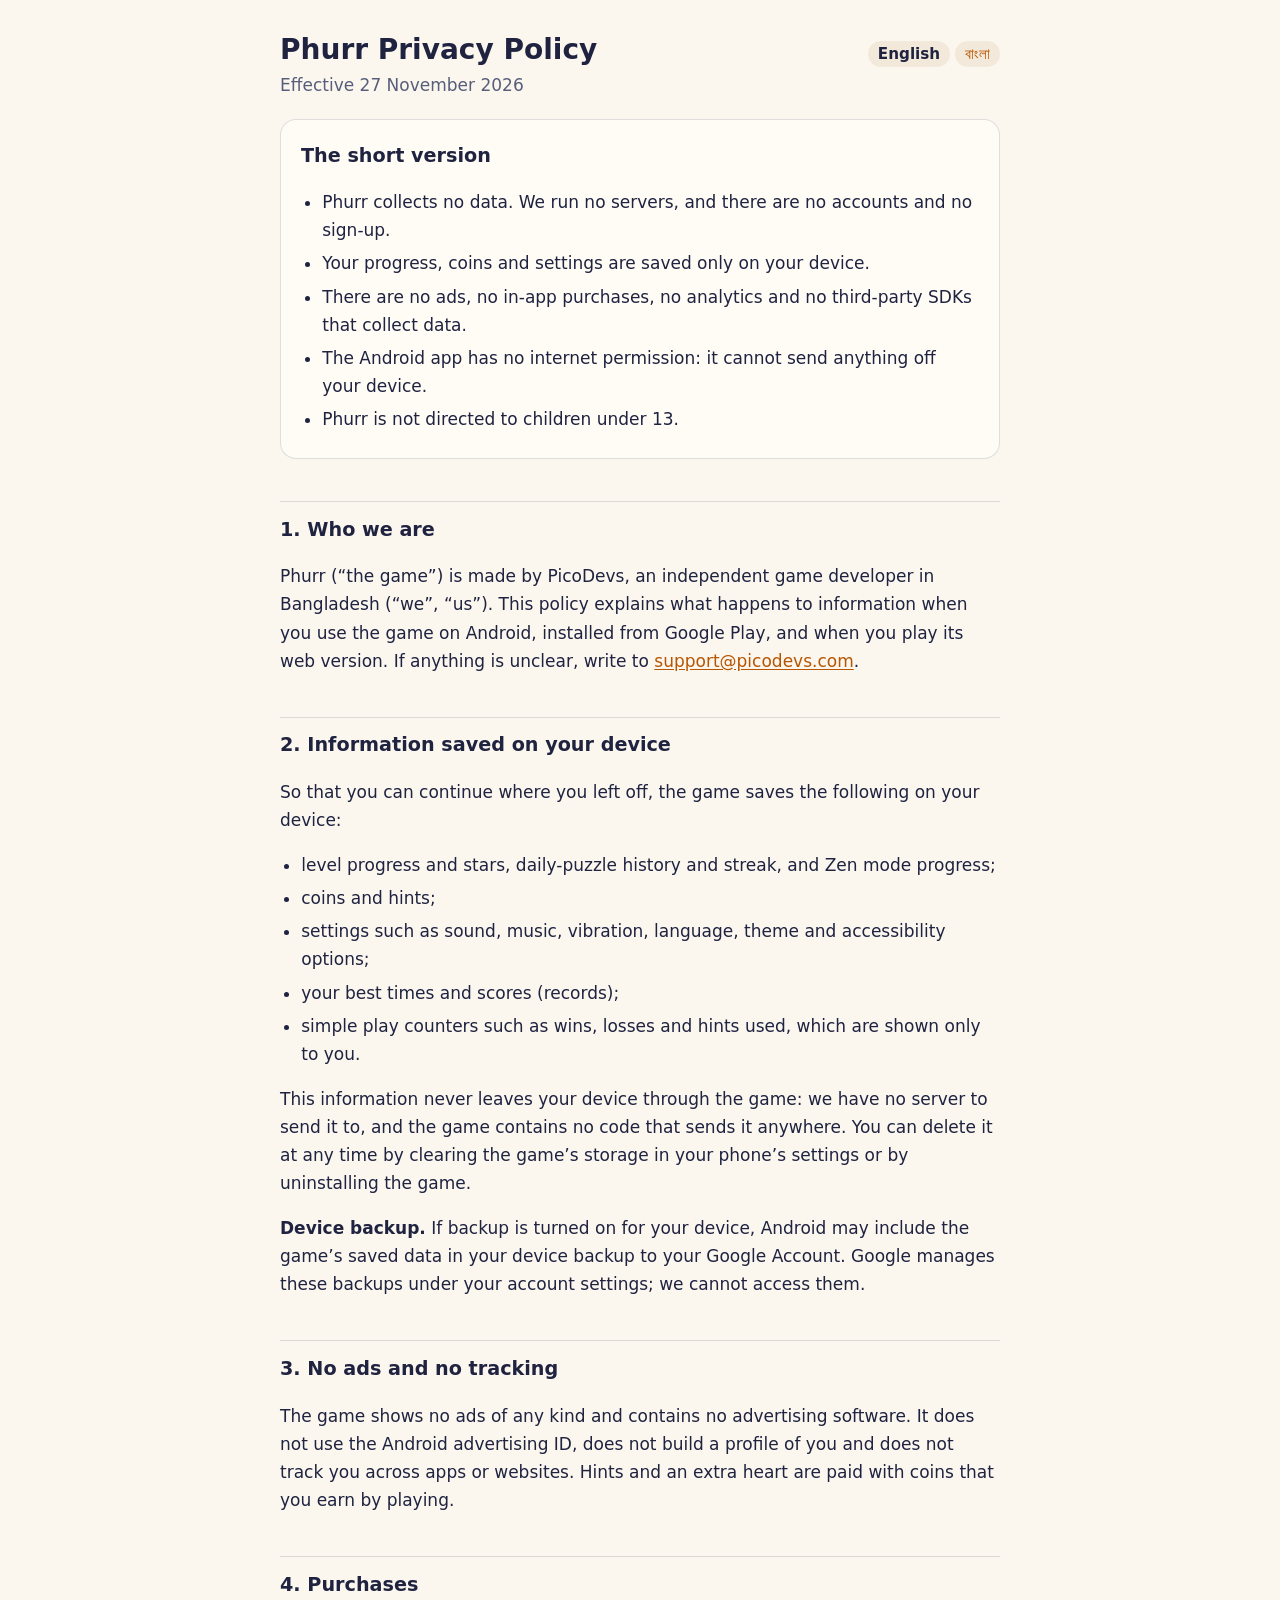
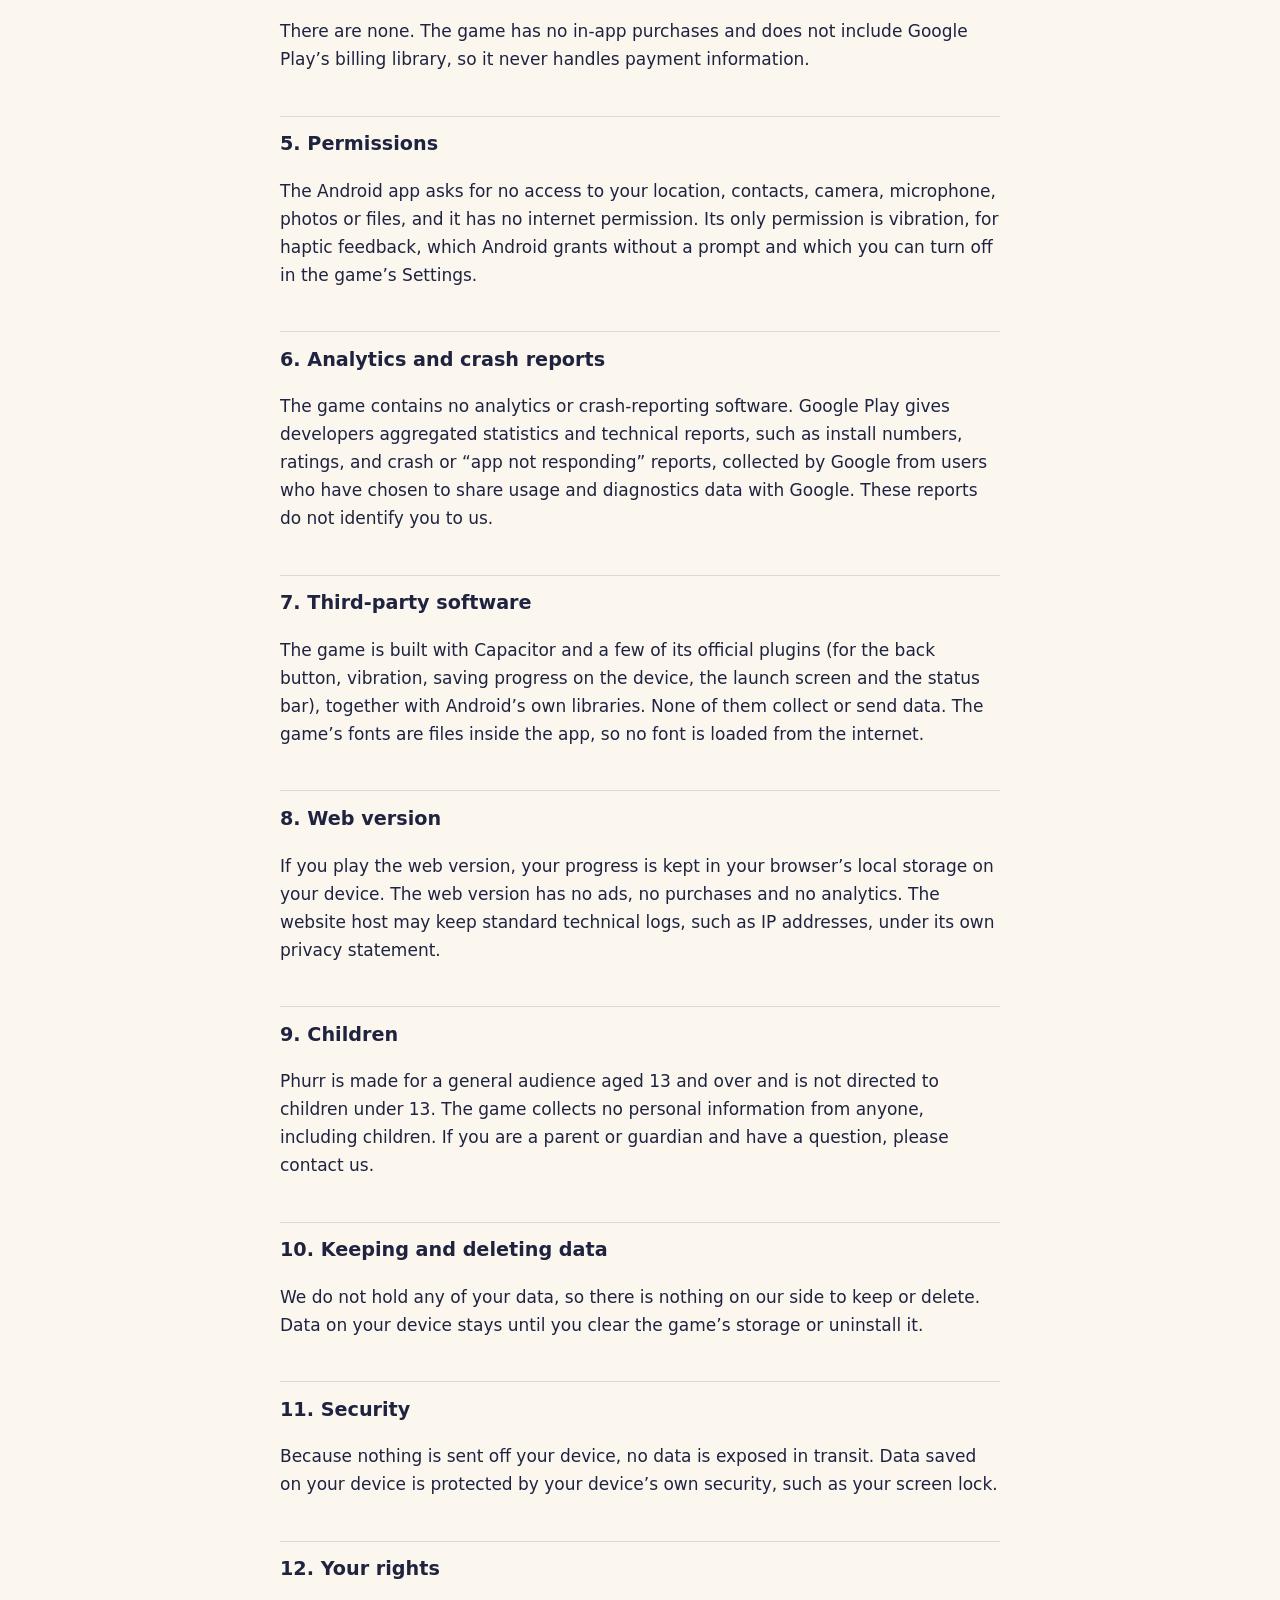
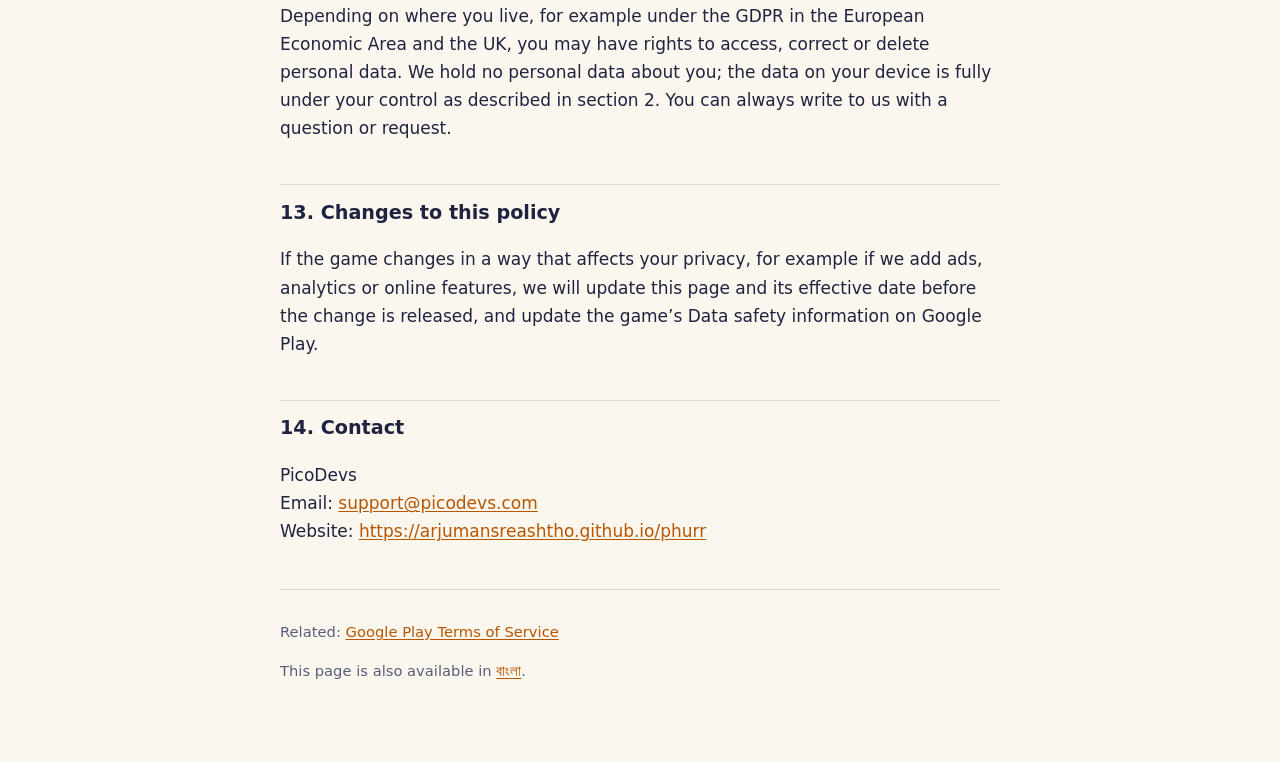
<file: phurr/privacy/index.html>
<!DOCTYPE html>
<html lang="en">
<head>
<meta charset="utf-8">
<meta name="viewport" content="width=device-width, initial-scale=1">
<title>Privacy Policy – Phurr</title>
<meta name="description" content="How Phurr handles your information: it collects no data. No accounts, no servers, no ads, no purchases, no analytics; progress stays on your device.">
<link rel="alternate" hreflang="en" href="index.html">
<link rel="alternate" hreflang="bn" href="bn.html">
<style>
  :root {
    --bg: #FBF7EF; --card: #FFFCF6; --text: #1F2340; --muted: #585E7A;
    --accent: #B85500; --line: rgba(31,35,64,0.14); --chip: #F2E9DA;
    color-scheme: light dark;
  }
  @media (prefers-color-scheme: dark) {
    :root { --bg: #0F1328; --card: #1B2142; --text: #F5F2EA; --muted: #A9AFCB;
            --accent: #FFB547; --line: rgba(255,255,255,0.12); --chip: #2A3260; }
  }
  * { box-sizing: border-box; }
  html { -webkit-text-size-adjust: 100%; }
  body { margin: 0; background: var(--bg); color: var(--text);
         font: 17px/1.65 system-ui, -apple-system, "Segoe UI", Roboto, "Noto Sans", "Noto Sans Bengali", sans-serif; }
  main { max-width: 760px; margin: 0 auto; padding: 24px 20px 64px; }
  header { display: flex; flex-wrap: wrap; align-items: baseline; justify-content: space-between; gap: 8px 16px; }
  h1 { font-size: 1.75rem; line-height: 1.25; margin: 8px 0 4px; }
  h2 { font-size: 1.2rem; margin: 2.2em 0 0.4em; padding-top: 0.6em; border-top: 1px solid var(--line); }
  h3 { font-size: 1.02rem; margin: 1.4em 0 0.2em; }
  p, li { max-width: 68ch; }
  ul { padding-left: 1.25em; }
  li { margin: 0.3em 0; }
  a { color: var(--accent); text-underline-offset: 2px; }
  .meta { color: var(--muted); margin: 0; }
  .lang { font-size: 0.95rem; }
  .lang a, .lang strong { padding: 4px 10px; border-radius: 999px; background: var(--chip); text-decoration: none; }
  .summary { background: var(--card); border: 1px solid var(--line); border-radius: 16px; padding: 8px 20px; margin: 20px 0 8px; }
  .summary h2 { border: 0; margin-top: 0.6em; padding-top: 0; }
  .settings { font-weight: 600; white-space: nowrap; }
  footer { margin-top: 3em; color: var(--muted); font-size: 0.92rem; border-top: 1px solid var(--line); padding-top: 1em; }
  @media print { body { background: #fff; color: #000; } .summary { border-color: #999; } a { color: #000; } }
</style>
</head>
<body>
<main>
  <header>
    <div>
      <h1>Phurr Privacy Policy</h1>
      <p class="meta">Effective 27 November 2026</p>
    </div>
    <nav class="lang" aria-label="Language"><strong aria-current="page">English</strong> <a href="bn.html" hreflang="bn" lang="bn">বাংলা</a></nav>
  </header>

  <section class="summary" aria-labelledby="short">
    <h2 id="short">The short version</h2>
    <ul>
      <li>Phurr collects no data. We run no servers, and there are no accounts and no sign-up.</li>
      <li>Your progress, coins and settings are saved only on your device.</li>
      <li>There are no ads, no in-app purchases, no analytics and no third-party SDKs that collect data.</li>
      <li>The Android app has no internet permission: it cannot send anything off your device.</li>
      <li>Phurr is not directed to children under 13.</li>
    </ul>
  </section>

  <h2 id="who">1. Who we are</h2>
  <p>Phurr (“the game”) is made by PicoDevs, an independent game developer in Bangladesh (“we”, “us”). This policy explains what happens to information when you use the game on Android, installed from Google Play, and when you play its web version. If anything is unclear, write to <a href="mailto:support@picodevs.com">support@picodevs.com</a>.</p>

  <h2 id="device">2. Information saved on your device</h2>
  <p>So that you can continue where you left off, the game saves the following on your device:</p>
  <ul>
    <li>level progress and stars, daily-puzzle history and streak, and Zen mode progress;</li>
    <li>coins and hints;</li>
    <li>settings such as sound, music, vibration, language, theme and accessibility options;</li>
    <li>your best times and scores (records);</li>
    <li>simple play counters such as wins, losses and hints used, which are shown only to you.</li>
  </ul>
  <p>This information never leaves your device through the game: we have no server to send it to, and the game contains no code that sends it anywhere. You can delete it at any time by clearing the game’s storage in your phone’s settings or by uninstalling the game.</p>
  <p><strong>Device backup.</strong> If backup is turned on for your device, Android may include the game’s saved data in your device backup to your Google Account. Google manages these backups under your account settings; we cannot access them.</p>

  <h2 id="ads">3. No ads and no tracking</h2>
  <p>The game shows no ads of any kind and contains no advertising software. It does not use the Android advertising ID, does not build a profile of you and does not track you across apps or websites. Hints and an extra heart are paid with coins that you earn by playing.</p>

  <h2 id="purchases">4. Purchases</h2>
  <p>There are none. The game has no in-app purchases and does not include Google Play’s billing library, so it never handles payment information.</p>

  <h2 id="permissions">5. Permissions</h2>
  <p>The Android app asks for no access to your location, contacts, camera, microphone, photos or files, and it has no internet permission. Its only permission is vibration, for haptic feedback, which Android grants without a prompt and which you can turn off in the game’s Settings.</p>

  <h2 id="analytics">6. Analytics and crash reports</h2>
  <p>The game contains no analytics or crash-reporting software. Google Play gives developers aggregated statistics and technical reports, such as install numbers, ratings, and crash or “app not responding” reports, collected by Google from users who have chosen to share usage and diagnostics data with Google. These reports do not identify you to us.</p>

  <h2 id="sdks">7. Third-party software</h2>
  <p>The game is built with Capacitor and a few of its official plugins (for the back button, vibration, saving progress on the device, the launch screen and the status bar), together with Android’s own libraries. None of them collect or send data. The game’s fonts are files inside the app, so no font is loaded from the internet.</p>

  <h2 id="web">8. Web version</h2>
  <p>If you play the web version, your progress is kept in your browser’s local storage on your device. The web version has no ads, no purchases and no analytics. The website host may keep standard technical logs, such as IP addresses, under its own privacy statement.</p>

  <h2 id="children">9. Children</h2>
  <p>Phurr is made for a general audience aged 13 and over and is not directed to children under 13. The game collects no personal information from anyone, including children. If you are a parent or guardian and have a question, please contact us.</p>

  <h2 id="retention">10. Keeping and deleting data</h2>
  <p>We do not hold any of your data, so there is nothing on our side to keep or delete. Data on your device stays until you clear the game’s storage or uninstall it.</p>

  <h2 id="security">11. Security</h2>
  <p>Because nothing is sent off your device, no data is exposed in transit. Data saved on your device is protected by your device’s own security, such as your screen lock.</p>

  <h2 id="rights">12. Your rights</h2>
  <p>Depending on where you live, for example under the GDPR in the European Economic Area and the UK, you may have rights to access, correct or delete personal data. We hold no personal data about you; the data on your device is fully under your control as described in section 2. You can always write to us with a question or request.</p>

  <h2 id="changes">13. Changes to this policy</h2>
  <p>If the game changes in a way that affects your privacy, for example if we add ads, analytics or online features, we will update this page and its effective date before the change is released, and update the game’s Data safety information on Google Play.</p>

  <h2 id="contact">14. Contact</h2>
  <p>PicoDevs<br>
     Email: <a href="mailto:support@picodevs.com">support@picodevs.com</a><br>
     Website: <a href="https://arjumansreashtho.github.io/phurr">https://arjumansreashtho.github.io/phurr</a></p>

  <footer>
    <p>Related: <a href="https://play.google.com/about/play-terms/">Google Play Terms of Service</a></p>
    <p>This page is also available in <a href="bn.html" hreflang="bn" lang="bn">বাংলা</a>.</p>
  </footer>
</main>
</body>
</html>
</file>
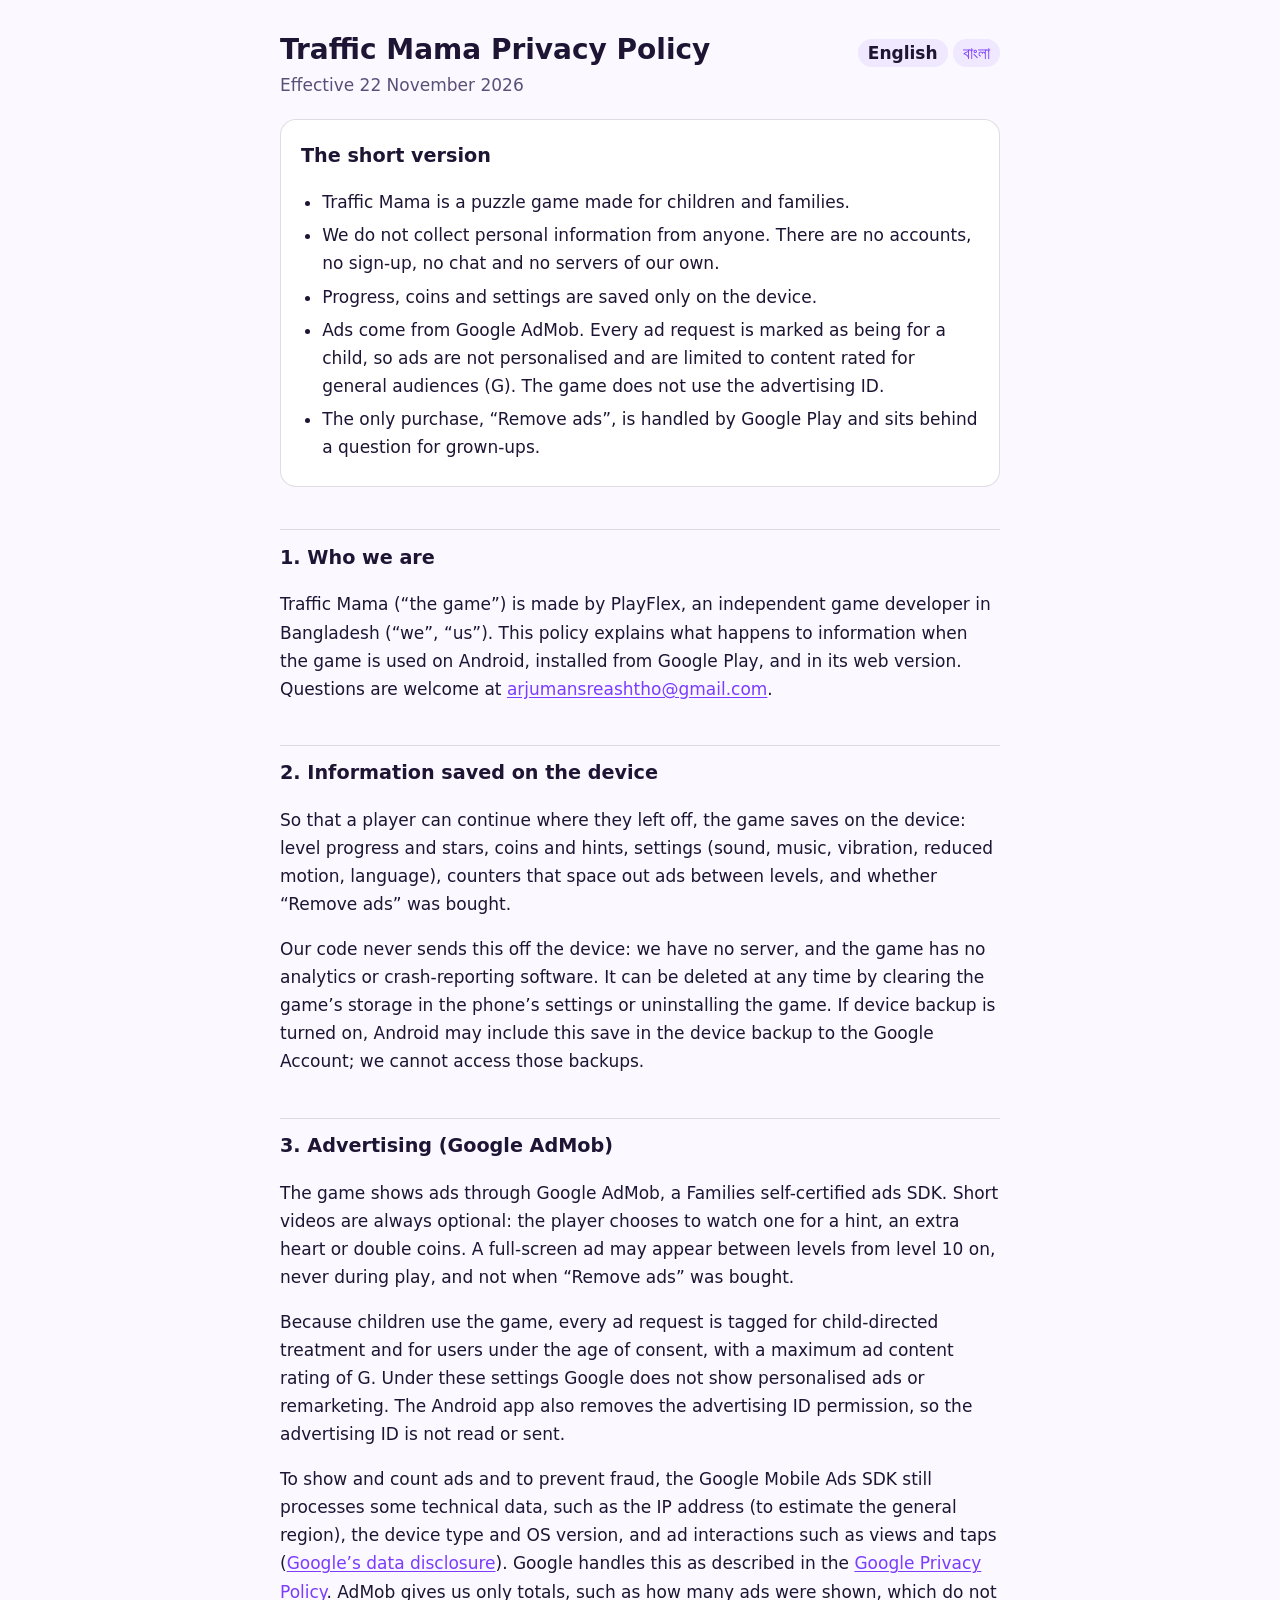
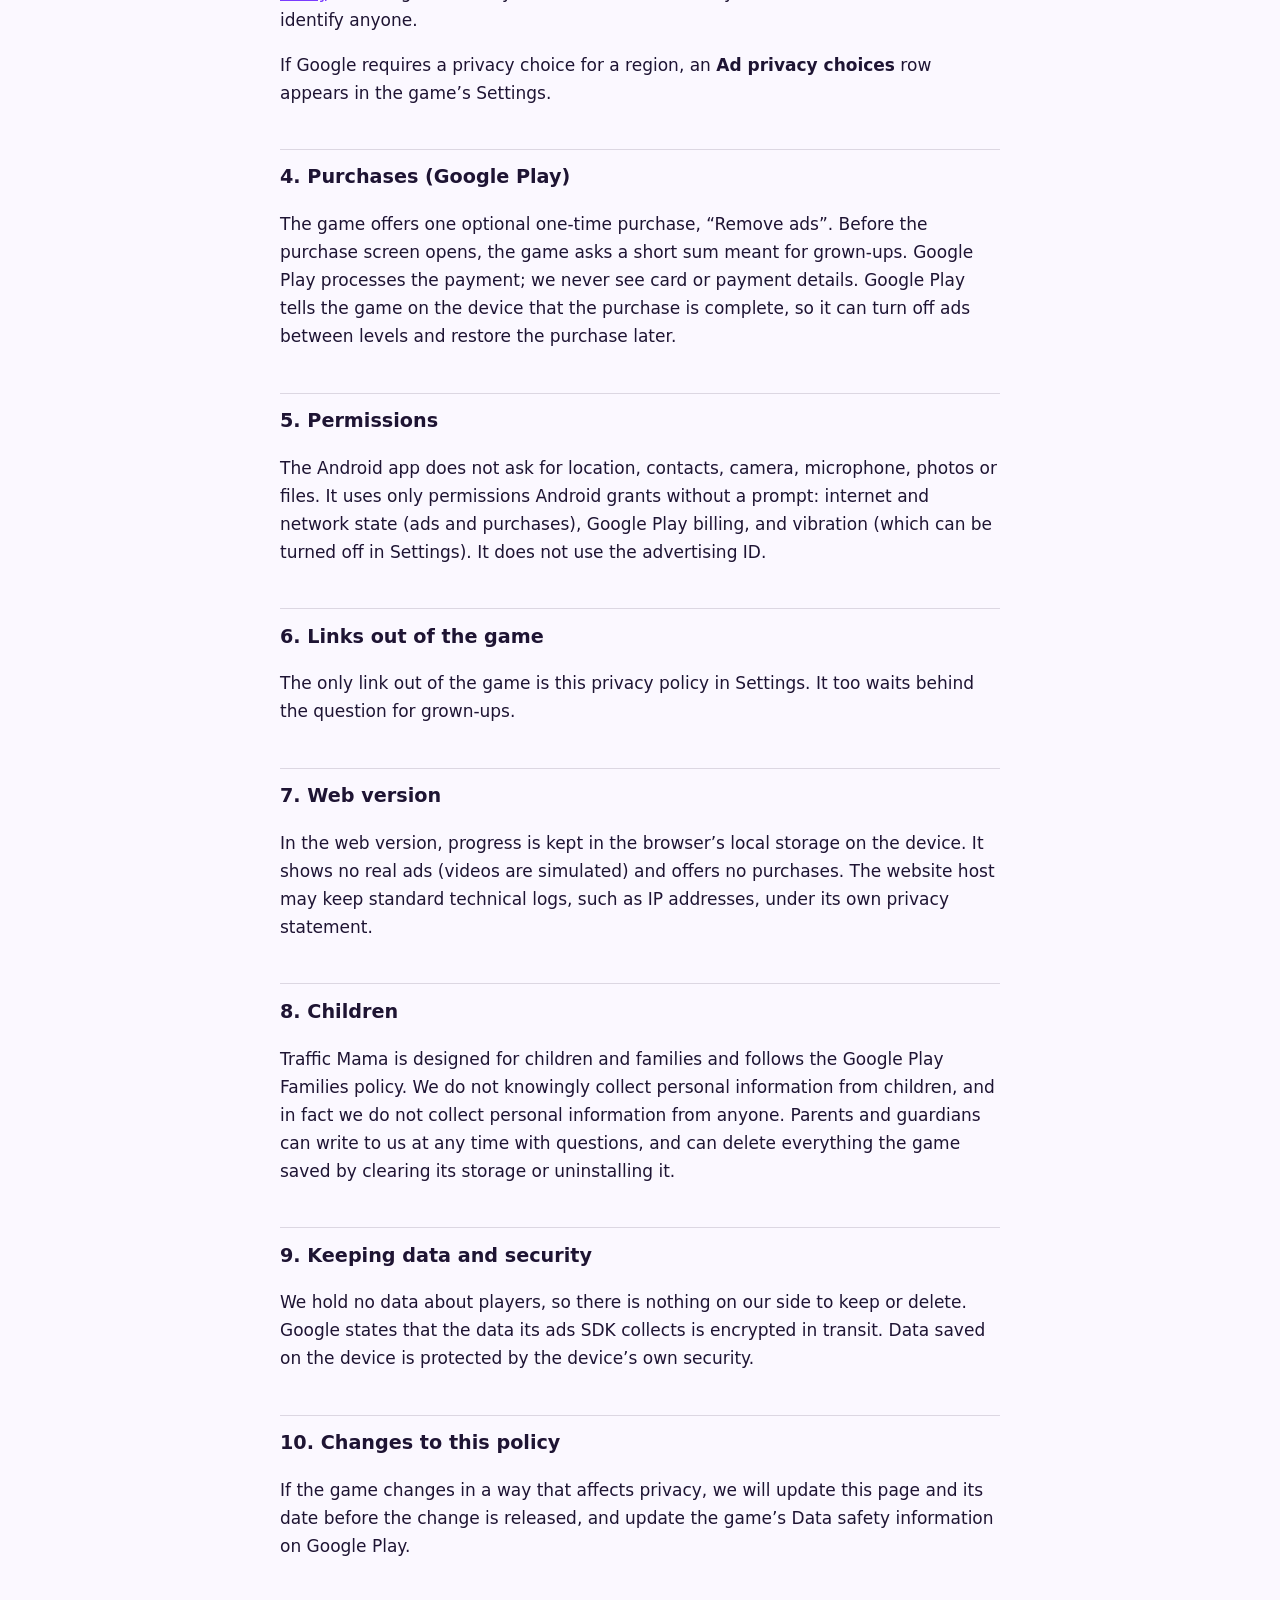
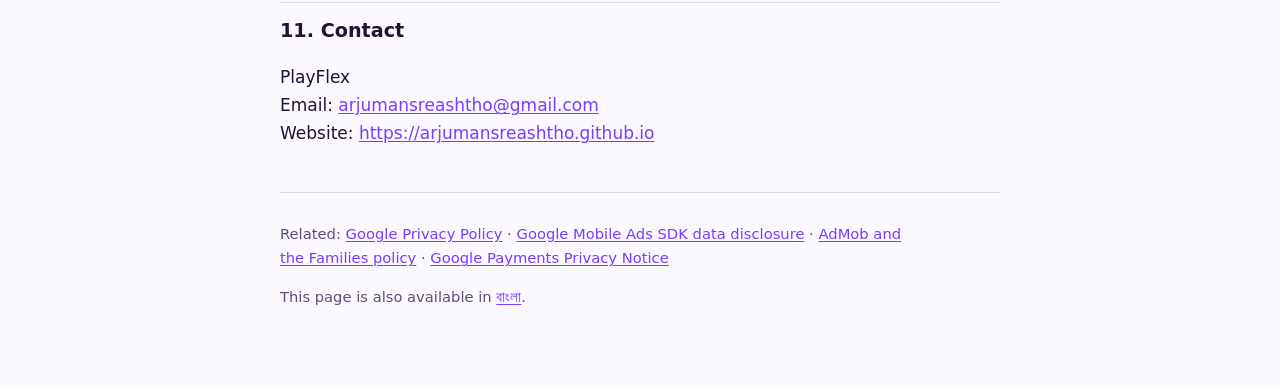
<file: traffic-mama/privacy/index.html>
<!DOCTYPE html>
<html lang="en">
<head>
<meta charset="utf-8">
<meta name="viewport" content="width=device-width, initial-scale=1">
<title>Privacy Policy – Traffic Mama</title>
<meta name="description" content="Traffic Mama is made for children and families: no accounts, no servers of our own, progress stays on the device, child-safe ads by Google AdMob without the advertising ID.">
<link rel="alternate" hreflang="en" href="./">
<link rel="alternate" hreflang="bn" href="bn.html">
<style>
  :root { --bg: #FBF8FF; --card: #FFFFFF; --text: #1E1433; --muted: #5B4F78; --accent: #7A3CFF;
          --line: rgba(30,20,51,0.14); --chip: #EFE8FF; color-scheme: light dark; }
  @media (prefers-color-scheme: dark) {
    :root { --bg: #120B1E; --card: #1D1330; --text: #FBF8FF; --muted: #C9BDF0; --accent: #FFD23F;
            --line: rgba(196,168,255,0.2); --chip: #2A1D45; }
  }
  * { box-sizing: border-box; }
  html { -webkit-text-size-adjust: 100%; }
  body { margin: 0; background: var(--bg); color: var(--text);
         font: 17px/1.65 system-ui, -apple-system, "Segoe UI", Roboto, "Noto Sans", "Noto Sans Bengali", sans-serif; }
  main { max-width: 760px; margin: 0 auto; padding: 24px 20px 64px; }
  header { display: flex; flex-wrap: wrap; align-items: baseline; justify-content: space-between; gap: 8px 16px; }
  h1 { font-size: 1.75rem; line-height: 1.25; margin: 8px 0 4px; }
  h2 { font-size: 1.2rem; margin: 2.2em 0 0.4em; padding-top: 0.6em; border-top: 1px solid var(--line); }
  p, li { max-width: 68ch; }
  ul { padding-left: 1.25em; }
  li { margin: 0.3em 0; }
  a { color: var(--accent); text-underline-offset: 2px; }
  .meta { color: var(--muted); margin: 0; }
  .lang a, .lang strong { padding: 4px 10px; border-radius: 999px; background: var(--chip); text-decoration: none; }
  .summary { background: var(--card); border: 1px solid var(--line); border-radius: 16px; padding: 8px 20px; margin: 20px 0 8px; }
  .summary h2 { border: 0; margin-top: 0.6em; padding-top: 0; }
  footer { margin-top: 3em; color: var(--muted); font-size: 0.92rem; border-top: 1px solid var(--line); padding-top: 1em; }
</style>
</head>
<body>
<main>
  <header>
    <div>
      <h1>Traffic Mama Privacy Policy</h1>
      <p class="meta">Effective 22 November 2026</p>
    </div>
    <nav class="lang" aria-label="Language"><strong aria-current="page">English</strong> <a href="bn.html" hreflang="bn" lang="bn">বাংলা</a></nav>
  </header>

  <section class="summary" aria-labelledby="short">
    <h2 id="short">The short version</h2>
    <ul>
      <li>Traffic Mama is a puzzle game made for children and families.</li>
      <li>We do not collect personal information from anyone. There are no accounts, no sign-up, no chat and no servers of our own.</li>
      <li>Progress, coins and settings are saved only on the device.</li>
      <li>Ads come from Google AdMob. Every ad request is marked as being for a child, so ads are not personalised and are limited to content rated for general audiences (G). The game does not use the advertising ID.</li>
      <li>The only purchase, “Remove ads”, is handled by Google Play and sits behind a question for grown-ups.</li>
    </ul>
  </section>

  <h2 id="who">1. Who we are</h2>
  <p>Traffic Mama (“the game”) is made by PlayFlex, an independent game developer in Bangladesh (“we”, “us”). This policy explains what happens to information when the game is used on Android, installed from Google Play, and in its web version. Questions are welcome at <a href="mailto:arjumansreashtho@gmail.com">arjumansreashtho@gmail.com</a>.</p>

  <h2 id="device">2. Information saved on the device</h2>
  <p>So that a player can continue where they left off, the game saves on the device: level progress and stars, coins and hints, settings (sound, music, vibration, reduced motion, language), counters that space out ads between levels, and whether “Remove ads” was bought.</p>
  <p>Our code never sends this off the device: we have no server, and the game has no analytics or crash-reporting software. It can be deleted at any time by clearing the game’s storage in the phone’s settings or uninstalling the game. If device backup is turned on, Android may include this save in the device backup to the Google Account; we cannot access those backups.</p>

  <h2 id="ads">3. Advertising (Google AdMob)</h2>
  <p>The game shows ads through Google AdMob, a Families self-certified ads SDK. Short videos are always optional: the player chooses to watch one for a hint, an extra heart or double coins. A full-screen ad may appear between levels from level 10 on, never during play, and not when “Remove ads” was bought.</p>
  <p>Because children use the game, every ad request is tagged for child-directed treatment and for users under the age of consent, with a maximum ad content rating of G. Under these settings Google does not show personalised ads or remarketing. The Android app also removes the advertising ID permission, so the advertising ID is not read or sent.</p>
  <p>To show and count ads and to prevent fraud, the Google Mobile Ads SDK still processes some technical data, such as the IP address (to estimate the general region), the device type and OS version, and ad interactions such as views and taps (<a href="https://developers.google.com/admob/android/privacy/play-data-disclosure">Google’s data disclosure</a>). Google handles this as described in the <a href="https://policies.google.com/privacy">Google Privacy Policy</a>. AdMob gives us only totals, such as how many ads were shown, which do not identify anyone.</p>
  <p>If Google requires a privacy choice for a region, an <strong>Ad privacy choices</strong> row appears in the game’s Settings.</p>

  <h2 id="purchases">4. Purchases (Google Play)</h2>
  <p>The game offers one optional one-time purchase, “Remove ads”. Before the purchase screen opens, the game asks a short sum meant for grown-ups. Google Play processes the payment; we never see card or payment details. Google Play tells the game on the device that the purchase is complete, so it can turn off ads between levels and restore the purchase later.</p>

  <h2 id="permissions">5. Permissions</h2>
  <p>The Android app does not ask for location, contacts, camera, microphone, photos or files. It uses only permissions Android grants without a prompt: internet and network state (ads and purchases), Google Play billing, and vibration (which can be turned off in Settings). It does not use the advertising ID.</p>

  <h2 id="links">6. Links out of the game</h2>
  <p>The only link out of the game is this privacy policy in Settings. It too waits behind the question for grown-ups.</p>

  <h2 id="web">7. Web version</h2>
  <p>In the web version, progress is kept in the browser’s local storage on the device. It shows no real ads (videos are simulated) and offers no purchases. The website host may keep standard technical logs, such as IP addresses, under its own privacy statement.</p>

  <h2 id="children">8. Children</h2>
  <p>Traffic Mama is designed for children and families and follows the Google Play Families policy. We do not knowingly collect personal information from children, and in fact we do not collect personal information from anyone. Parents and guardians can write to us at any time with questions, and can delete everything the game saved by clearing its storage or uninstalling it.</p>

  <h2 id="security">9. Keeping data and security</h2>
  <p>We hold no data about players, so there is nothing on our side to keep or delete. Google states that the data its ads SDK collects is encrypted in transit. Data saved on the device is protected by the device’s own security.</p>

  <h2 id="changes">10. Changes to this policy</h2>
  <p>If the game changes in a way that affects privacy, we will update this page and its date before the change is released, and update the game’s Data safety information on Google Play.</p>

  <h2 id="contact">11. Contact</h2>
  <p>PlayFlex<br>Email: <a href="mailto:arjumansreashtho@gmail.com">arjumansreashtho@gmail.com</a><br>Website: <a href="https://arjumansreashtho.github.io">https://arjumansreashtho.github.io</a></p>

  <footer>
    <p>Related: <a href="https://policies.google.com/privacy">Google Privacy Policy</a> ·
       <a href="https://developers.google.com/admob/android/privacy/play-data-disclosure">Google Mobile Ads SDK data disclosure</a> ·
       <a href="https://support.google.com/admob/answer/6223431">AdMob and the Families policy</a> ·
       <a href="https://payments.google.com/payments/apis-secure/get_legal_document?ldo=0&amp;ldt=privacynotice">Google Payments Privacy Notice</a></p>
    <p>This page is also available in <a href="bn.html" hreflang="bn" lang="bn">বাংলা</a>.</p>
  </footer>
</main>
</body>
</html>
</file>
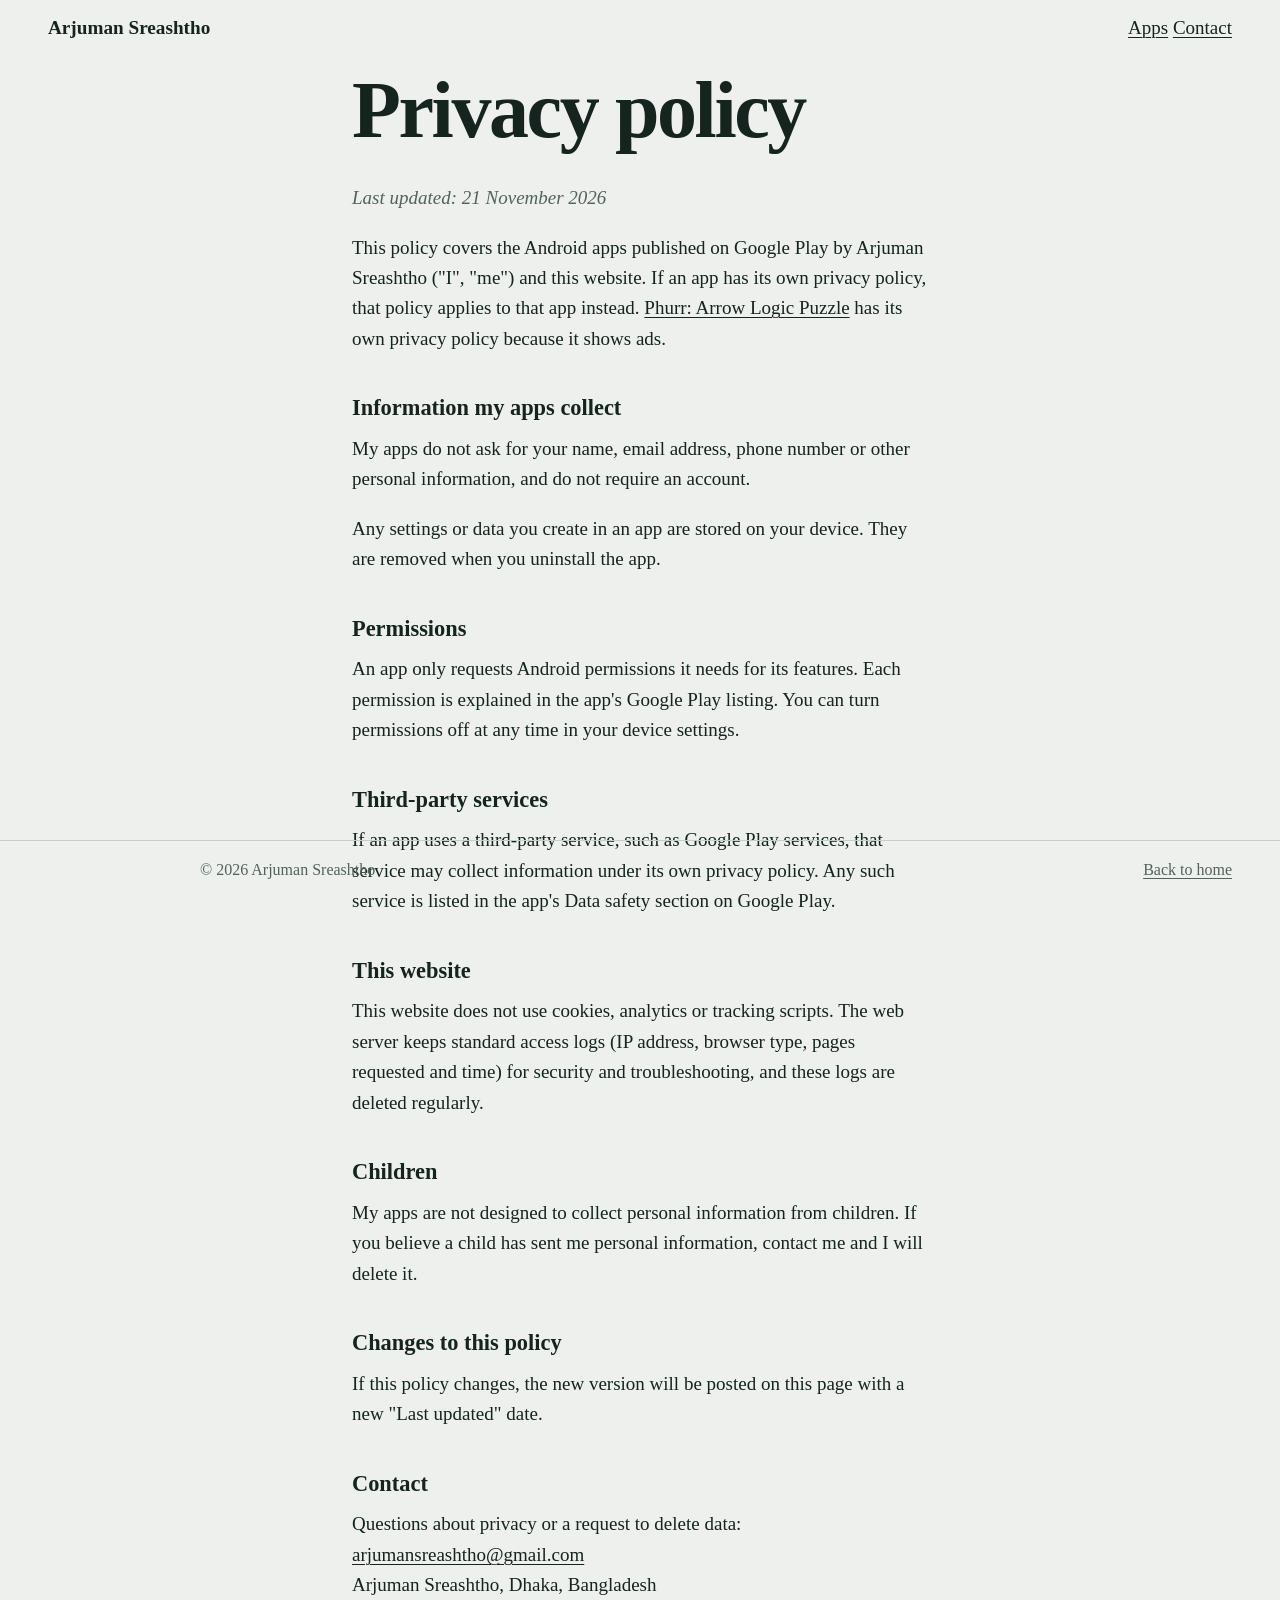
<file: privacy.html>
<!doctype html>
<html lang="en">
<head>
  <meta charset="utf-8">
  <meta name="viewport" content="width=device-width, initial-scale=1">
  <title>Privacy policy — Arjuman Sreashtho</title>
  <meta name="description" content="Privacy policy for apps and this website published by Arjuman Sreashtho.">
  <link rel="canonical" href="https://arjumansreashtho.github.io/privacy.html">
  <meta name="theme-color" content="#edf0ec">
  <link rel="icon" href="favicon.svg" type="image/svg+xml">
  <link rel="stylesheet" href="style.css?v=2">
</head>
<body>
  <header class="nav">
    <a class="nav-mark" href="index.html">
      <span>Arjuman Sreashtho</span>
    </a>
    <nav aria-label="Site">
      <a href="index.html#apps">Apps</a>
      <a href="index.html#contact">Contact</a>
    </nav>
  </header>

  <main class="doc" id="main">
    <h1>Privacy policy</h1>
    <p class="updated">Last updated: <time datetime="2026-11-21">21 November 2026</time></p>

    <!--
      EDIT BEFORE PUBLISHING AN APP:
      This is a starting point for simple apps that do not collect personal data.
      If your app uses ads (AdMob), analytics (Firebase), sign-in, location, camera,
      or sends any data to a server, describe that here, and make it match the
      Data safety form you fill in on Google Play.
    -->

    <p>This policy covers the Android apps published on Google Play by Arjuman Sreashtho ("I", "me") and this website. If an app has its own privacy policy, that policy applies to that app instead. <a href="/phurr/privacy/">Phurr: Arrow Logic Puzzle</a> has its own privacy policy because it shows ads.</p>

    <h2>Information my apps collect</h2>
    <p>My apps do not ask for your name, email address, phone number or other personal information, and do not require an account.</p>
    <p>Any settings or data you create in an app are stored on your device. They are removed when you uninstall the app.</p>

    <h2>Permissions</h2>
    <p>An app only requests Android permissions it needs for its features. Each permission is explained in the app's Google Play listing. You can turn permissions off at any time in your device settings.</p>

    <h2>Third-party services</h2>
    <p>If an app uses a third-party service, such as Google Play services, that service may collect information under its own privacy policy. Any such service is listed in the app's Data safety section on Google Play.</p>

    <h2>This website</h2>
    <p>This website does not use cookies, analytics or tracking scripts. The web server keeps standard access logs (IP address, browser type, pages requested and time) for security and troubleshooting, and these logs are deleted regularly.</p>

    <h2>Children</h2>
    <p>My apps are not designed to collect personal information from children. If you believe a child has sent me personal information, contact me and I will delete it.</p>

    <h2>Changes to this policy</h2>
    <p>If this policy changes, the new version will be posted on this page with a new "Last updated" date.</p>

    <h2>Contact</h2>
    <p>Questions about privacy or a request to delete data: <a href="mailto:arjumansreashtho@gmail.com">arjumansreashtho@gmail.com</a><br>Arjuman Sreashtho, Dhaka, Bangladesh</p>
  </main>

  <footer class="foot">
    <p>&copy; 2026 Arjuman Sreashtho</p>
    <p><a href="index.html">Back to home</a></p>
  </footer>
</body>
</html>
</file>
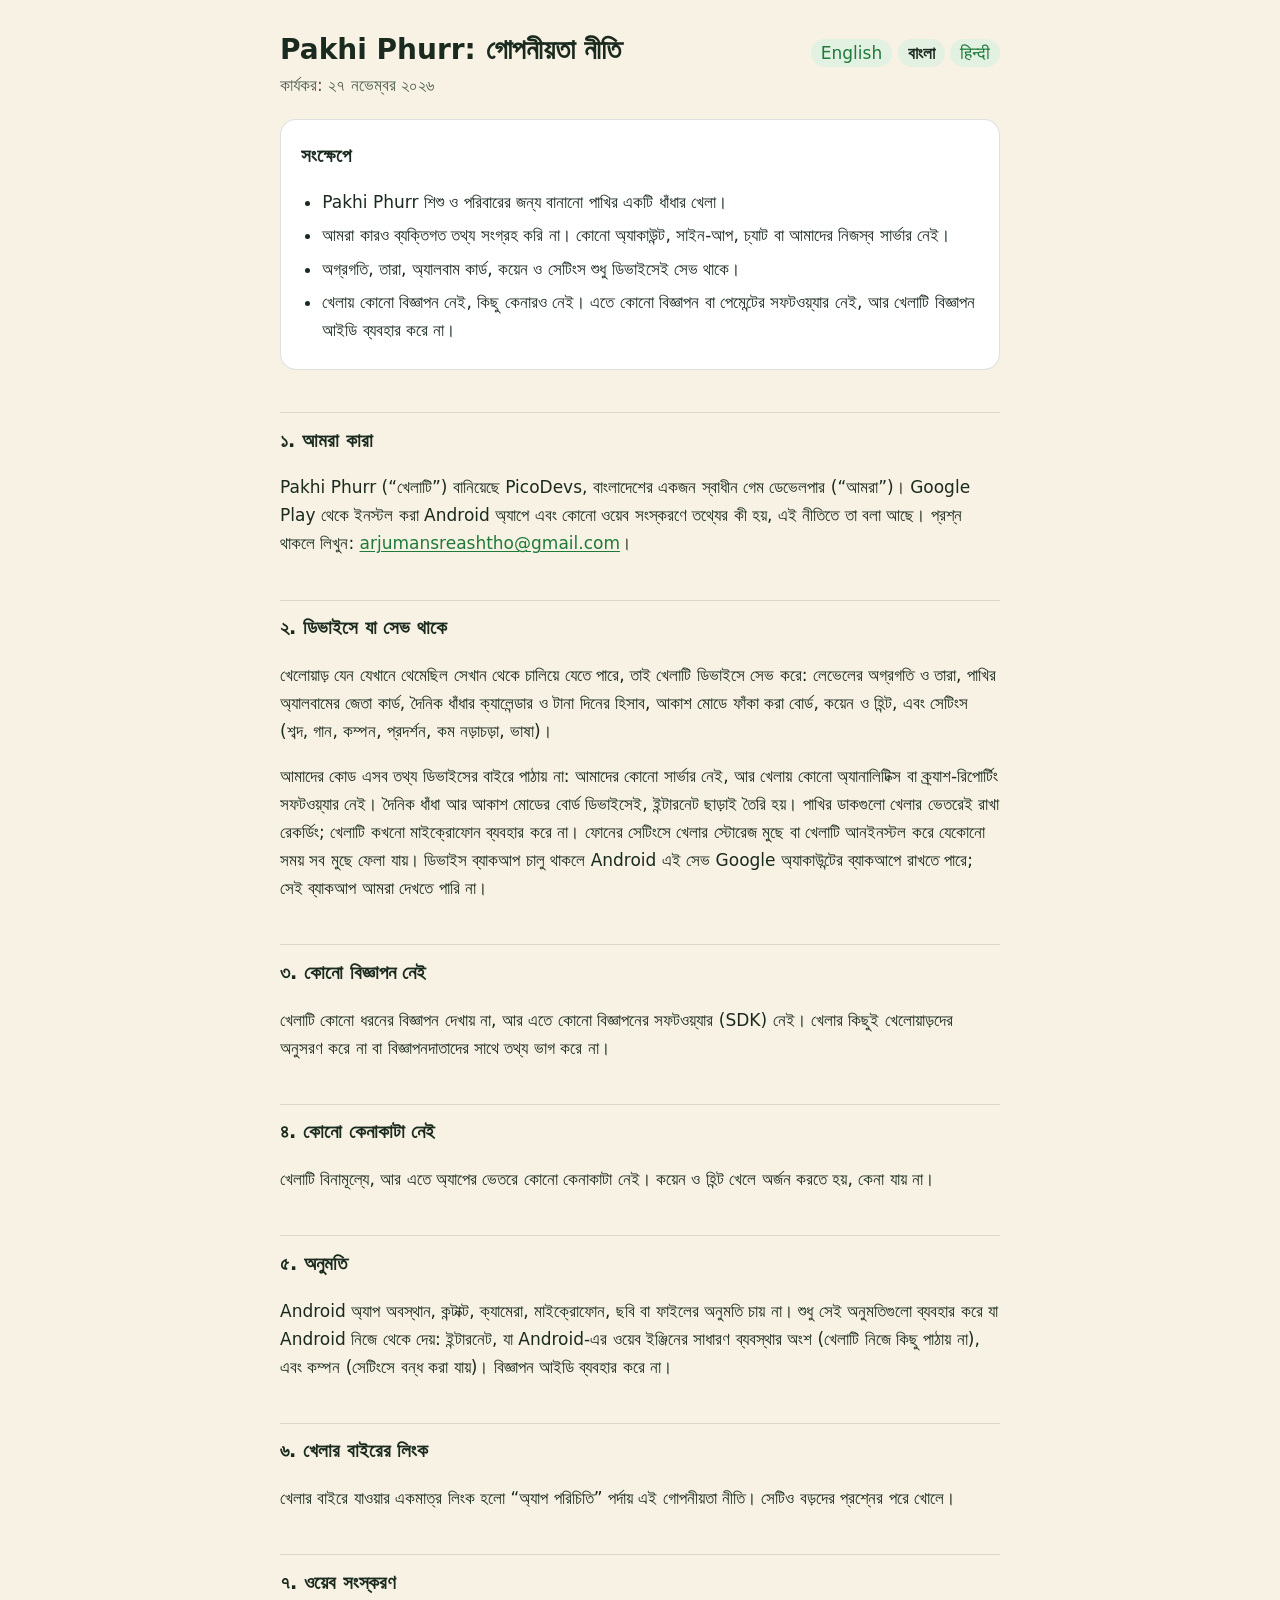
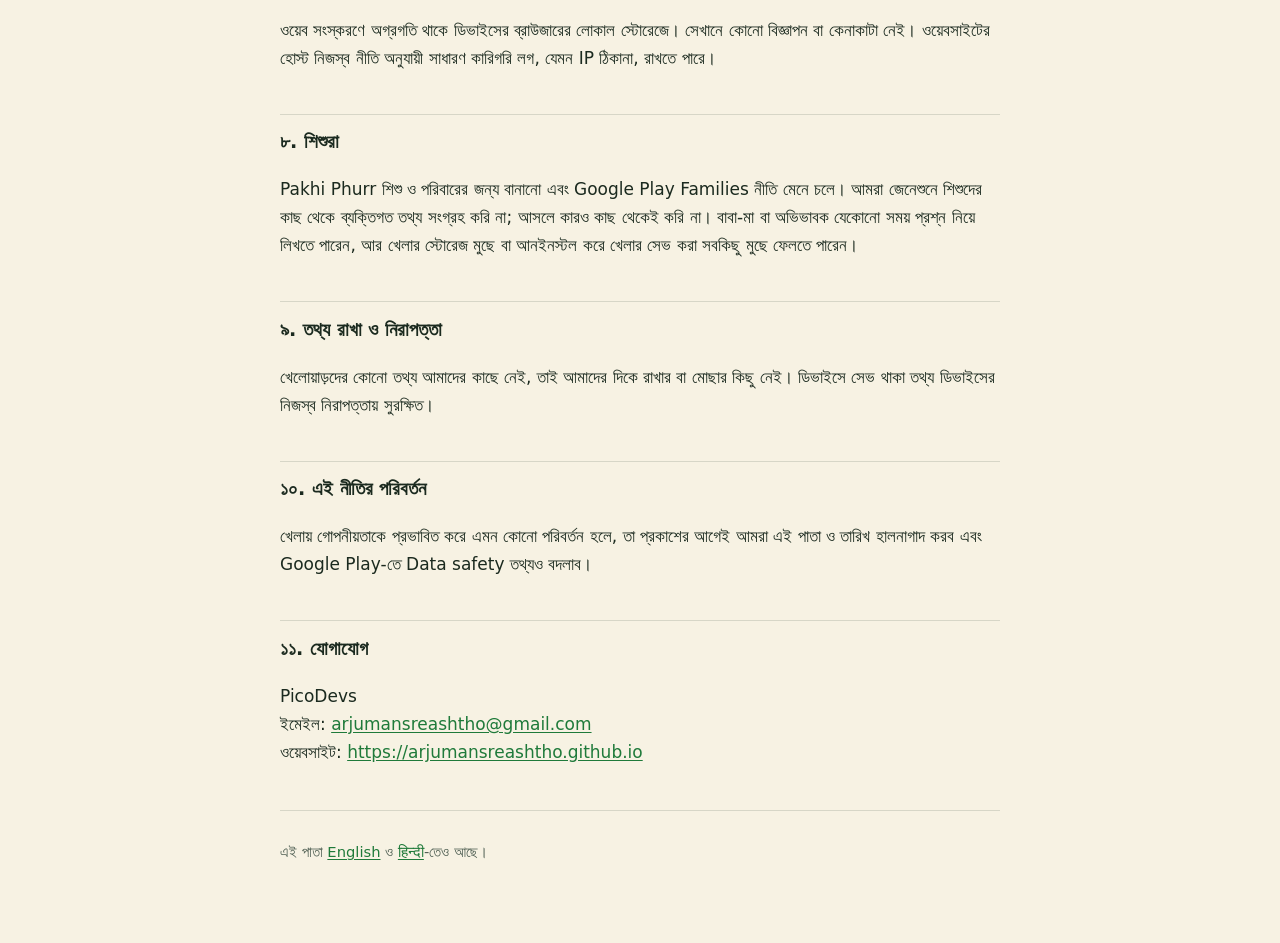
<file: pakhi-phurr/privacy/bn.html>
<!DOCTYPE html>
<html lang="bn">
<head>
<meta charset="utf-8">
<meta name="viewport" content="width=device-width, initial-scale=1">
<title>গোপনীয়তা নীতি – Pakhi Phurr</title>
<meta name="description" content="Pakhi Phurr শিশু ও পরিবারের জন্য: কোনো বিজ্ঞাপন, কেনাকাটা, অ্যাকাউন্ট বা নিজস্ব সার্ভার নেই, অগ্রগতি ডিভাইসেই থাকে।">
<link rel="alternate" hreflang="en" href="./">
<link rel="alternate" hreflang="bn" href="bn.html">
<link rel="alternate" hreflang="hi" href="hi.html">
<style>
  :root { --bg: #F7F2E3; --card: #FFFFFF; --text: #1B2A1F; --muted: #4E5E52; --accent: #1F7A3A;
          --line: rgba(27,42,31,0.14); --chip: #E3F1E2; color-scheme: light dark; }
  @media (prefers-color-scheme: dark) {
    :root { --bg: #0F2227; --card: #16323A; --text: #F7F2E3; --muted: #BFD3CC; --accent: #FFA23A;
            --line: rgba(191,211,204,0.2); --chip: #1F4048; }
  }
  * { box-sizing: border-box; }
  html { -webkit-text-size-adjust: 100%; }
  body { margin: 0; background: var(--bg); color: var(--text);
         font: 17px/1.65 system-ui, -apple-system, "Segoe UI", Roboto, "Noto Sans", "Noto Sans Bengali", "Noto Sans Devanagari", sans-serif; }
  main { max-width: 760px; margin: 0 auto; padding: 24px 20px 64px; }
  header { display: flex; flex-wrap: wrap; align-items: baseline; justify-content: space-between; gap: 8px 16px; }
  h1 { font-size: 1.75rem; line-height: 1.25; margin: 8px 0 4px; }
  h2 { font-size: 1.2rem; margin: 2.2em 0 0.4em; padding-top: 0.6em; border-top: 1px solid var(--line); }
  p, li { max-width: 68ch; }
  ul { padding-left: 1.25em; }
  li { margin: 0.3em 0; }
  a { color: var(--accent); text-underline-offset: 2px; }
  .meta { color: var(--muted); margin: 0; }
  .lang a, .lang strong { padding: 4px 10px; border-radius: 999px; background: var(--chip); text-decoration: none; }
  .summary { background: var(--card); border: 1px solid var(--line); border-radius: 16px; padding: 8px 20px; margin: 20px 0 8px; }
  .summary h2 { border: 0; margin-top: 0.6em; padding-top: 0; }
  footer { margin-top: 3em; color: var(--muted); font-size: 0.92rem; border-top: 1px solid var(--line); padding-top: 1em; }
</style>
</head>
<body>
<main>
  <header>
    <div>
      <h1>Pakhi Phurr: গোপনীয়তা নীতি</h1>
      <p class="meta">কার্যকর: ২৭ নভেম্বর ২০২৬</p>
    </div>
    <nav class="lang" aria-label="ভাষা"><a href="./" hreflang="en" lang="en">English</a> <strong aria-current="page">বাংলা</strong> <a href="hi.html" hreflang="hi" lang="hi">हिन्दी</a></nav>
  </header>

  <section class="summary" aria-labelledby="short">
    <h2 id="short">সংক্ষেপে</h2>
    <ul>
      <li>Pakhi Phurr শিশু ও পরিবারের জন্য বানানো পাখির একটি ধাঁধার খেলা।</li>
      <li>আমরা কারও ব্যক্তিগত তথ্য সংগ্রহ করি না। কোনো অ্যাকাউন্ট, সাইন-আপ, চ্যাট বা আমাদের নিজস্ব সার্ভার নেই।</li>
      <li>অগ্রগতি, তারা, অ্যালবাম কার্ড, কয়েন ও সেটিংস শুধু ডিভাইসেই সেভ থাকে।</li>
      <li>খেলায় কোনো বিজ্ঞাপন নেই, কিছু কেনারও নেই। এতে কোনো বিজ্ঞাপন বা পেমেন্টের সফটওয়্যার নেই, আর খেলাটি বিজ্ঞাপন আইডি ব্যবহার করে না।</li>
    </ul>
  </section>

  <h2 id="who">১. আমরা কারা</h2>
  <p>Pakhi Phurr (“খেলাটি”) বানিয়েছে PicoDevs, বাংলাদেশের একজন স্বাধীন গেম ডেভেলপার (“আমরা”)। Google Play থেকে ইনস্টল করা Android অ্যাপে এবং কোনো ওয়েব সংস্করণে তথ্যের কী হয়, এই নীতিতে তা বলা আছে। প্রশ্ন থাকলে লিখুন: <a href="mailto:arjumansreashtho@gmail.com">arjumansreashtho@gmail.com</a>।</p>

  <h2 id="device">২. ডিভাইসে যা সেভ থাকে</h2>
  <p>খেলোয়াড় যেন যেখানে থেমেছিল সেখান থেকে চালিয়ে যেতে পারে, তাই খেলাটি ডিভাইসে সেভ করে: লেভেলের অগ্রগতি ও তারা, পাখির অ্যালবামের জেতা কার্ড, দৈনিক ধাঁধার ক্যালেন্ডার ও টানা দিনের হিসাব, আকাশ মোডে ফাঁকা করা বোর্ড, কয়েন ও হিন্ট, এবং সেটিংস (শব্দ, গান, কম্পন, প্রদর্শন, কম নড়াচড়া, ভাষা)।</p>
  <p>আমাদের কোড এসব তথ্য ডিভাইসের বাইরে পাঠায় না: আমাদের কোনো সার্ভার নেই, আর খেলায় কোনো অ্যানালিটিক্স বা ক্র্যাশ-রিপোর্টিং সফটওয়্যার নেই। দৈনিক ধাঁধা আর আকাশ মোডের বোর্ড ডিভাইসেই, ইন্টারনেট ছাড়াই তৈরি হয়। পাখির ডাকগুলো খেলার ভেতরেই রাখা রেকর্ডিং; খেলাটি কখনো মাইক্রোফোন ব্যবহার করে না। ফোনের সেটিংসে খেলার স্টোরেজ মুছে বা খেলাটি আনইনস্টল করে যেকোনো সময় সব মুছে ফেলা যায়। ডিভাইস ব্যাকআপ চালু থাকলে Android এই সেভ Google অ্যাকাউন্টের ব্যাকআপে রাখতে পারে; সেই ব্যাকআপ আমরা দেখতে পারি না।</p>

  <h2 id="ads">৩. কোনো বিজ্ঞাপন নেই</h2>
  <p>খেলাটি কোনো ধরনের বিজ্ঞাপন দেখায় না, আর এতে কোনো বিজ্ঞাপনের সফটওয়্যার (SDK) নেই। খেলার কিছুই খেলোয়াড়দের অনুসরণ করে না বা বিজ্ঞাপনদাতাদের সাথে তথ্য ভাগ করে না।</p>

  <h2 id="purchases">৪. কোনো কেনাকাটা নেই</h2>
  <p>খেলাটি বিনামূল্যে, আর এতে অ্যাপের ভেতরে কোনো কেনাকাটা নেই। কয়েন ও হিন্ট খেলে অর্জন করতে হয়, কেনা যায় না।</p>

  <h2 id="permissions">৫. অনুমতি</h2>
  <p>Android অ্যাপ অবস্থান, কন্টাক্ট, ক্যামেরা, মাইক্রোফোন, ছবি বা ফাইলের অনুমতি চায় না। শুধু সেই অনুমতিগুলো ব্যবহার করে যা Android নিজে থেকে দেয়: ইন্টারনেট, যা Android-এর ওয়েব ইঞ্জিনের সাধারণ ব্যবস্থার অংশ (খেলাটি নিজে কিছু পাঠায় না), এবং কম্পন (সেটিংসে বন্ধ করা যায়)। বিজ্ঞাপন আইডি ব্যবহার করে না।</p>

  <h2 id="links">৬. খেলার বাইরের লিংক</h2>
  <p>খেলার বাইরে যাওয়ার একমাত্র লিংক হলো “অ্যাপ পরিচিতি” পর্দায় এই গোপনীয়তা নীতি। সেটিও বড়দের প্রশ্নের পরে খোলে।</p>

  <h2 id="web">৭. ওয়েব সংস্করণ</h2>
  <p>ওয়েব সংস্করণে অগ্রগতি থাকে ডিভাইসের ব্রাউজারের লোকাল স্টোরেজে। সেখানে কোনো বিজ্ঞাপন বা কেনাকাটা নেই। ওয়েবসাইটের হোস্ট নিজস্ব নীতি অনুযায়ী সাধারণ কারিগরি লগ, যেমন IP ঠিকানা, রাখতে পারে।</p>

  <h2 id="children">৮. শিশুরা</h2>
  <p>Pakhi Phurr শিশু ও পরিবারের জন্য বানানো এবং Google Play Families নীতি মেনে চলে। আমরা জেনেশুনে শিশুদের কাছ থেকে ব্যক্তিগত তথ্য সংগ্রহ করি না; আসলে কারও কাছ থেকেই করি না। বাবা-মা বা অভিভাবক যেকোনো সময় প্রশ্ন নিয়ে লিখতে পারেন, আর খেলার স্টোরেজ মুছে বা আনইনস্টল করে খেলার সেভ করা সবকিছু মুছে ফেলতে পারেন।</p>

  <h2 id="security">৯. তথ্য রাখা ও নিরাপত্তা</h2>
  <p>খেলোয়াড়দের কোনো তথ্য আমাদের কাছে নেই, তাই আমাদের দিকে রাখার বা মোছার কিছু নেই। ডিভাইসে সেভ থাকা তথ্য ডিভাইসের নিজস্ব নিরাপত্তায় সুরক্ষিত।</p>

  <h2 id="changes">১০. এই নীতির পরিবর্তন</h2>
  <p>খেলায় গোপনীয়তাকে প্রভাবিত করে এমন কোনো পরিবর্তন হলে, তা প্রকাশের আগেই আমরা এই পাতা ও তারিখ হালনাগাদ করব এবং Google Play-তে Data safety তথ্যও বদলাব।</p>

  <h2 id="contact">১১. যোগাযোগ</h2>
  <p>PicoDevs<br>ইমেইল: <a href="mailto:arjumansreashtho@gmail.com">arjumansreashtho@gmail.com</a><br>ওয়েবসাইট: <a href="https://arjumansreashtho.github.io">https://arjumansreashtho.github.io</a></p>

  <footer>
    <p>এই পাতা <a href="./" hreflang="en" lang="en">English</a> ও <a href="hi.html" hreflang="hi" lang="hi">हिन्दी</a>-তেও আছে।</p>
  </footer>
</main>
</body>
</html>
</file>
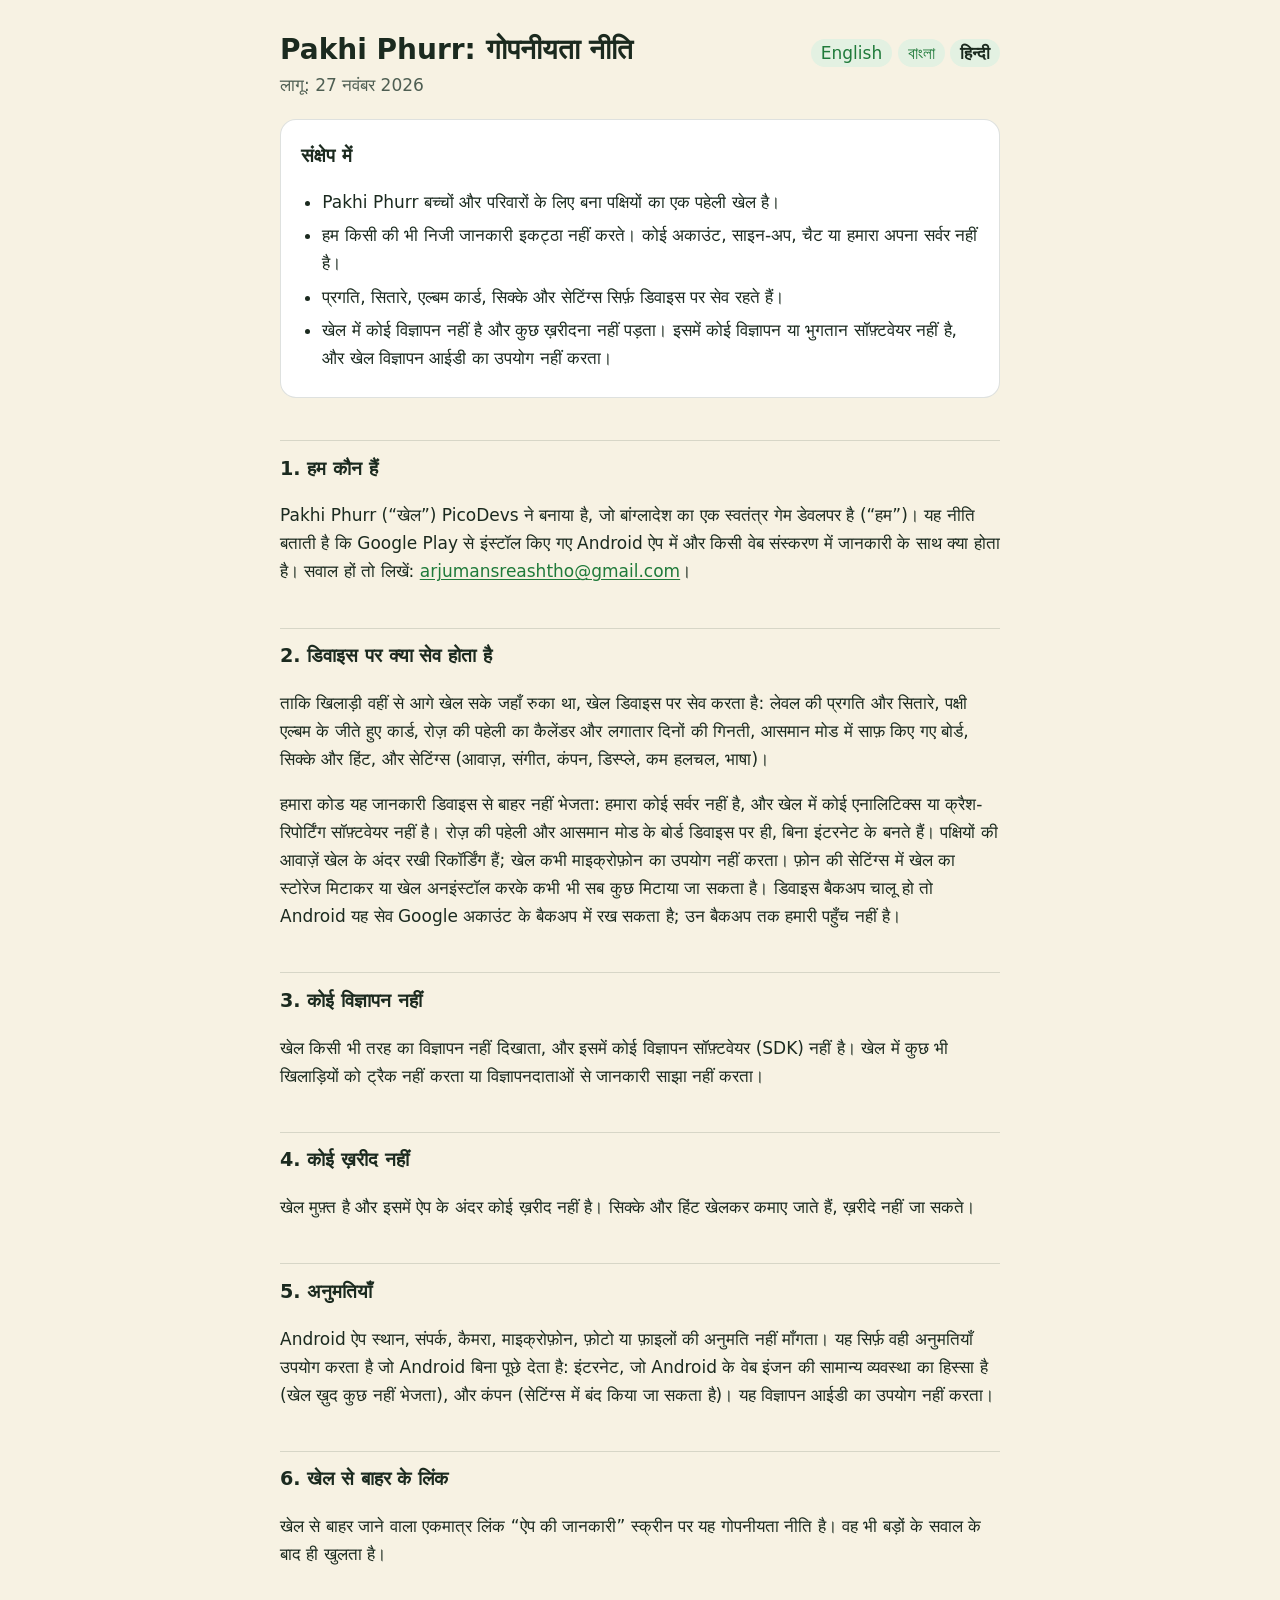
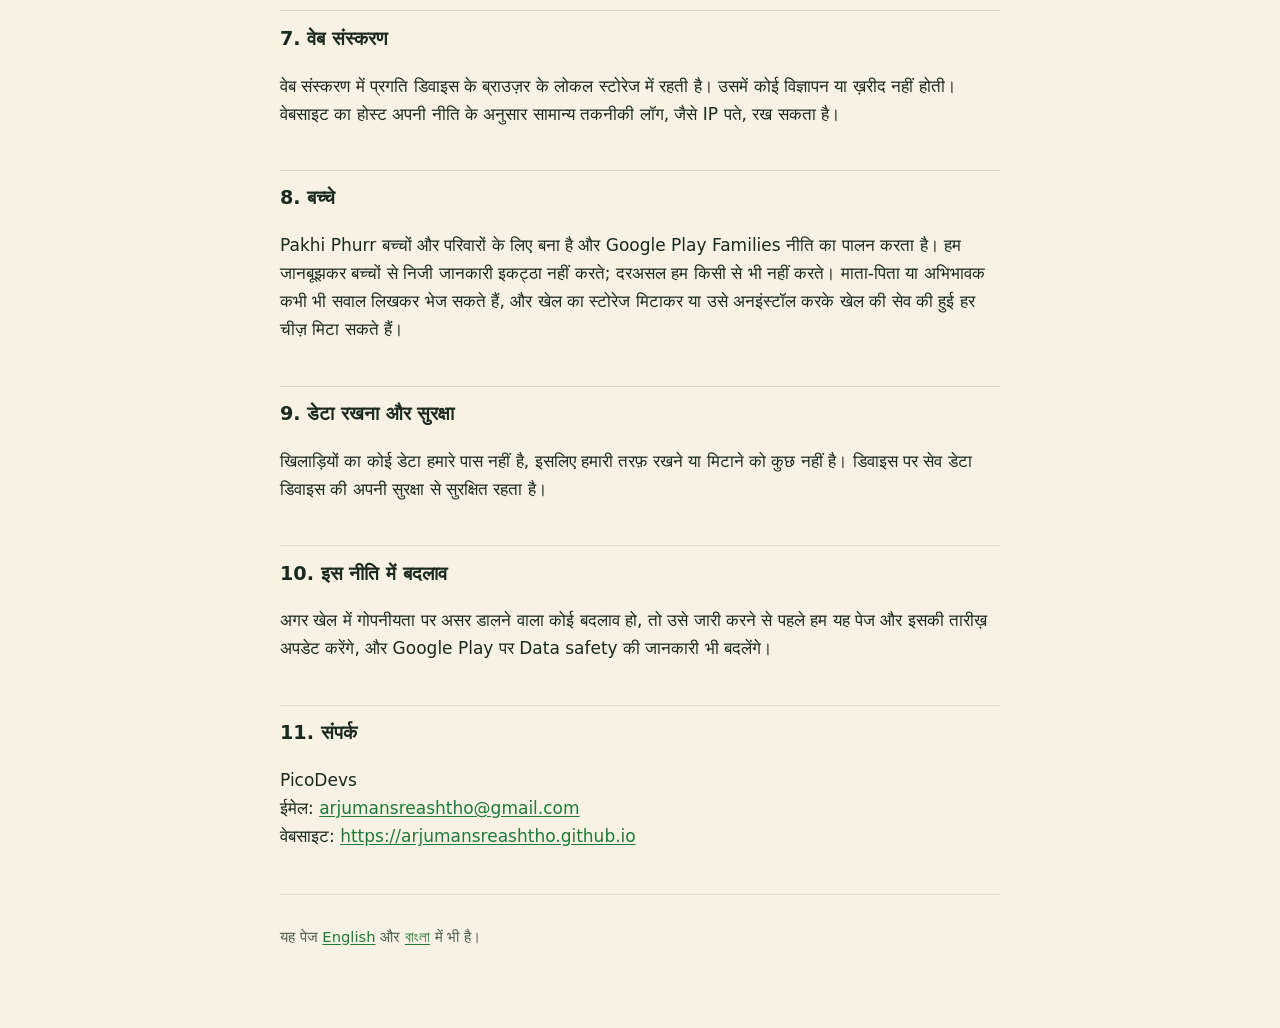
<file: pakhi-phurr/privacy/hi.html>
<!DOCTYPE html>
<html lang="hi">
<head>
<meta charset="utf-8">
<meta name="viewport" content="width=device-width, initial-scale=1">
<title>गोपनीयता नीति – Pakhi Phurr</title>
<meta name="description" content="Pakhi Phurr बच्चों और परिवारों के लिए: कोई विज्ञापन, ख़रीद, अकाउंट या अपना सर्वर नहीं, प्रगति डिवाइस पर ही।">
<link rel="alternate" hreflang="en" href="./">
<link rel="alternate" hreflang="bn" href="bn.html">
<link rel="alternate" hreflang="hi" href="hi.html">
<style>
  :root { --bg: #F7F2E3; --card: #FFFFFF; --text: #1B2A1F; --muted: #4E5E52; --accent: #1F7A3A;
          --line: rgba(27,42,31,0.14); --chip: #E3F1E2; color-scheme: light dark; }
  @media (prefers-color-scheme: dark) {
    :root { --bg: #0F2227; --card: #16323A; --text: #F7F2E3; --muted: #BFD3CC; --accent: #FFA23A;
            --line: rgba(191,211,204,0.2); --chip: #1F4048; }
  }
  * { box-sizing: border-box; }
  html { -webkit-text-size-adjust: 100%; }
  body { margin: 0; background: var(--bg); color: var(--text);
         font: 17px/1.65 system-ui, -apple-system, "Segoe UI", Roboto, "Noto Sans", "Noto Sans Bengali", "Noto Sans Devanagari", sans-serif; }
  main { max-width: 760px; margin: 0 auto; padding: 24px 20px 64px; }
  header { display: flex; flex-wrap: wrap; align-items: baseline; justify-content: space-between; gap: 8px 16px; }
  h1 { font-size: 1.75rem; line-height: 1.25; margin: 8px 0 4px; }
  h2 { font-size: 1.2rem; margin: 2.2em 0 0.4em; padding-top: 0.6em; border-top: 1px solid var(--line); }
  p, li { max-width: 68ch; }
  ul { padding-left: 1.25em; }
  li { margin: 0.3em 0; }
  a { color: var(--accent); text-underline-offset: 2px; }
  .meta { color: var(--muted); margin: 0; }
  .lang a, .lang strong { padding: 4px 10px; border-radius: 999px; background: var(--chip); text-decoration: none; }
  .summary { background: var(--card); border: 1px solid var(--line); border-radius: 16px; padding: 8px 20px; margin: 20px 0 8px; }
  .summary h2 { border: 0; margin-top: 0.6em; padding-top: 0; }
  footer { margin-top: 3em; color: var(--muted); font-size: 0.92rem; border-top: 1px solid var(--line); padding-top: 1em; }
</style>
</head>
<body>
<main>
  <header>
    <div>
      <h1>Pakhi Phurr: गोपनीयता नीति</h1>
      <p class="meta">लागू: 27 नवंबर 2026</p>
    </div>
    <nav class="lang" aria-label="भाषा"><a href="./" hreflang="en" lang="en">English</a> <a href="bn.html" hreflang="bn" lang="bn">বাংলা</a> <strong aria-current="page">हिन्दी</strong></nav>
  </header>

  <section class="summary" aria-labelledby="short">
    <h2 id="short">संक्षेप में</h2>
    <ul>
      <li>Pakhi Phurr बच्चों और परिवारों के लिए बना पक्षियों का एक पहेली खेल है।</li>
      <li>हम किसी की भी निजी जानकारी इकट्ठा नहीं करते। कोई अकाउंट, साइन-अप, चैट या हमारा अपना सर्वर नहीं है।</li>
      <li>प्रगति, सितारे, एल्बम कार्ड, सिक्के और सेटिंग्स सिर्फ़ डिवाइस पर सेव रहते हैं।</li>
      <li>खेल में कोई विज्ञापन नहीं है और कुछ ख़रीदना नहीं पड़ता। इसमें कोई विज्ञापन या भुगतान सॉफ़्टवेयर नहीं है, और खेल विज्ञापन आईडी का उपयोग नहीं करता।</li>
    </ul>
  </section>

  <h2 id="who">1. हम कौन हैं</h2>
  <p>Pakhi Phurr (“खेल”) PicoDevs ने बनाया है, जो बांग्लादेश का एक स्वतंत्र गेम डेवलपर है (“हम”)। यह नीति बताती है कि Google Play से इंस्टॉल किए गए Android ऐप में और किसी वेब संस्करण में जानकारी के साथ क्या होता है। सवाल हों तो लिखें: <a href="mailto:arjumansreashtho@gmail.com">arjumansreashtho@gmail.com</a>।</p>

  <h2 id="device">2. डिवाइस पर क्या सेव होता है</h2>
  <p>ताकि खिलाड़ी वहीं से आगे खेल सके जहाँ रुका था, खेल डिवाइस पर सेव करता है: लेवल की प्रगति और सितारे, पक्षी एल्बम के जीते हुए कार्ड, रोज़ की पहेली का कैलेंडर और लगातार दिनों की गिनती, आसमान मोड में साफ़ किए गए बोर्ड, सिक्के और हिंट, और सेटिंग्स (आवाज़, संगीत, कंपन, डिस्प्ले, कम हलचल, भाषा)।</p>
  <p>हमारा कोड यह जानकारी डिवाइस से बाहर नहीं भेजता: हमारा कोई सर्वर नहीं है, और खेल में कोई एनालिटिक्स या क्रैश-रिपोर्टिंग सॉफ़्टवेयर नहीं है। रोज़ की पहेली और आसमान मोड के बोर्ड डिवाइस पर ही, बिना इंटरनेट के बनते हैं। पक्षियों की आवाज़ें खेल के अंदर रखी रिकॉर्डिंग हैं; खेल कभी माइक्रोफ़ोन का उपयोग नहीं करता। फ़ोन की सेटिंग्स में खेल का स्टोरेज मिटाकर या खेल अनइंस्टॉल करके कभी भी सब कुछ मिटाया जा सकता है। डिवाइस बैकअप चालू हो तो Android यह सेव Google अकाउंट के बैकअप में रख सकता है; उन बैकअप तक हमारी पहुँच नहीं है।</p>

  <h2 id="ads">3. कोई विज्ञापन नहीं</h2>
  <p>खेल किसी भी तरह का विज्ञापन नहीं दिखाता, और इसमें कोई विज्ञापन सॉफ़्टवेयर (SDK) नहीं है। खेल में कुछ भी खिलाड़ियों को ट्रैक नहीं करता या विज्ञापनदाताओं से जानकारी साझा नहीं करता।</p>

  <h2 id="purchases">4. कोई ख़रीद नहीं</h2>
  <p>खेल मुफ़्त है और इसमें ऐप के अंदर कोई ख़रीद नहीं है। सिक्के और हिंट खेलकर कमाए जाते हैं, ख़रीदे नहीं जा सकते।</p>

  <h2 id="permissions">5. अनुमतियाँ</h2>
  <p>Android ऐप स्थान, संपर्क, कैमरा, माइक्रोफ़ोन, फ़ोटो या फ़ाइलों की अनुमति नहीं माँगता। यह सिर्फ़ वही अनुमतियाँ उपयोग करता है जो Android बिना पूछे देता है: इंटरनेट, जो Android के वेब इंजन की सामान्य व्यवस्था का हिस्सा है (खेल ख़ुद कुछ नहीं भेजता), और कंपन (सेटिंग्स में बंद किया जा सकता है)। यह विज्ञापन आईडी का उपयोग नहीं करता।</p>

  <h2 id="links">6. खेल से बाहर के लिंक</h2>
  <p>खेल से बाहर जाने वाला एकमात्र लिंक “ऐप की जानकारी” स्क्रीन पर यह गोपनीयता नीति है। वह भी बड़ों के सवाल के बाद ही खुलता है।</p>

  <h2 id="web">7. वेब संस्करण</h2>
  <p>वेब संस्करण में प्रगति डिवाइस के ब्राउज़र के लोकल स्टोरेज में रहती है। उसमें कोई विज्ञापन या ख़रीद नहीं होती। वेबसाइट का होस्ट अपनी नीति के अनुसार सामान्य तकनीकी लॉग, जैसे IP पते, रख सकता है।</p>

  <h2 id="children">8. बच्चे</h2>
  <p>Pakhi Phurr बच्चों और परिवारों के लिए बना है और Google Play Families नीति का पालन करता है। हम जानबूझकर बच्चों से निजी जानकारी इकट्ठा नहीं करते; दरअसल हम किसी से भी नहीं करते। माता-पिता या अभिभावक कभी भी सवाल लिखकर भेज सकते हैं, और खेल का स्टोरेज मिटाकर या उसे अनइंस्टॉल करके खेल की सेव की हुई हर चीज़ मिटा सकते हैं।</p>

  <h2 id="security">9. डेटा रखना और सुरक्षा</h2>
  <p>खिलाड़ियों का कोई डेटा हमारे पास नहीं है, इसलिए हमारी तरफ़ रखने या मिटाने को कुछ नहीं है। डिवाइस पर सेव डेटा डिवाइस की अपनी सुरक्षा से सुरक्षित रहता है।</p>

  <h2 id="changes">10. इस नीति में बदलाव</h2>
  <p>अगर खेल में गोपनीयता पर असर डालने वाला कोई बदलाव हो, तो उसे जारी करने से पहले हम यह पेज और इसकी तारीख़ अपडेट करेंगे, और Google Play पर Data safety की जानकारी भी बदलेंगे।</p>

  <h2 id="contact">11. संपर्क</h2>
  <p>PicoDevs<br>ईमेल: <a href="mailto:arjumansreashtho@gmail.com">arjumansreashtho@gmail.com</a><br>वेबसाइट: <a href="https://arjumansreashtho.github.io">https://arjumansreashtho.github.io</a></p>

  <footer>
    <p>यह पेज <a href="./" hreflang="en" lang="en">English</a> और <a href="bn.html" hreflang="bn" lang="bn">বাংলা</a> में भी है।</p>
  </footer>
</main>
</body>
</html>
</file>
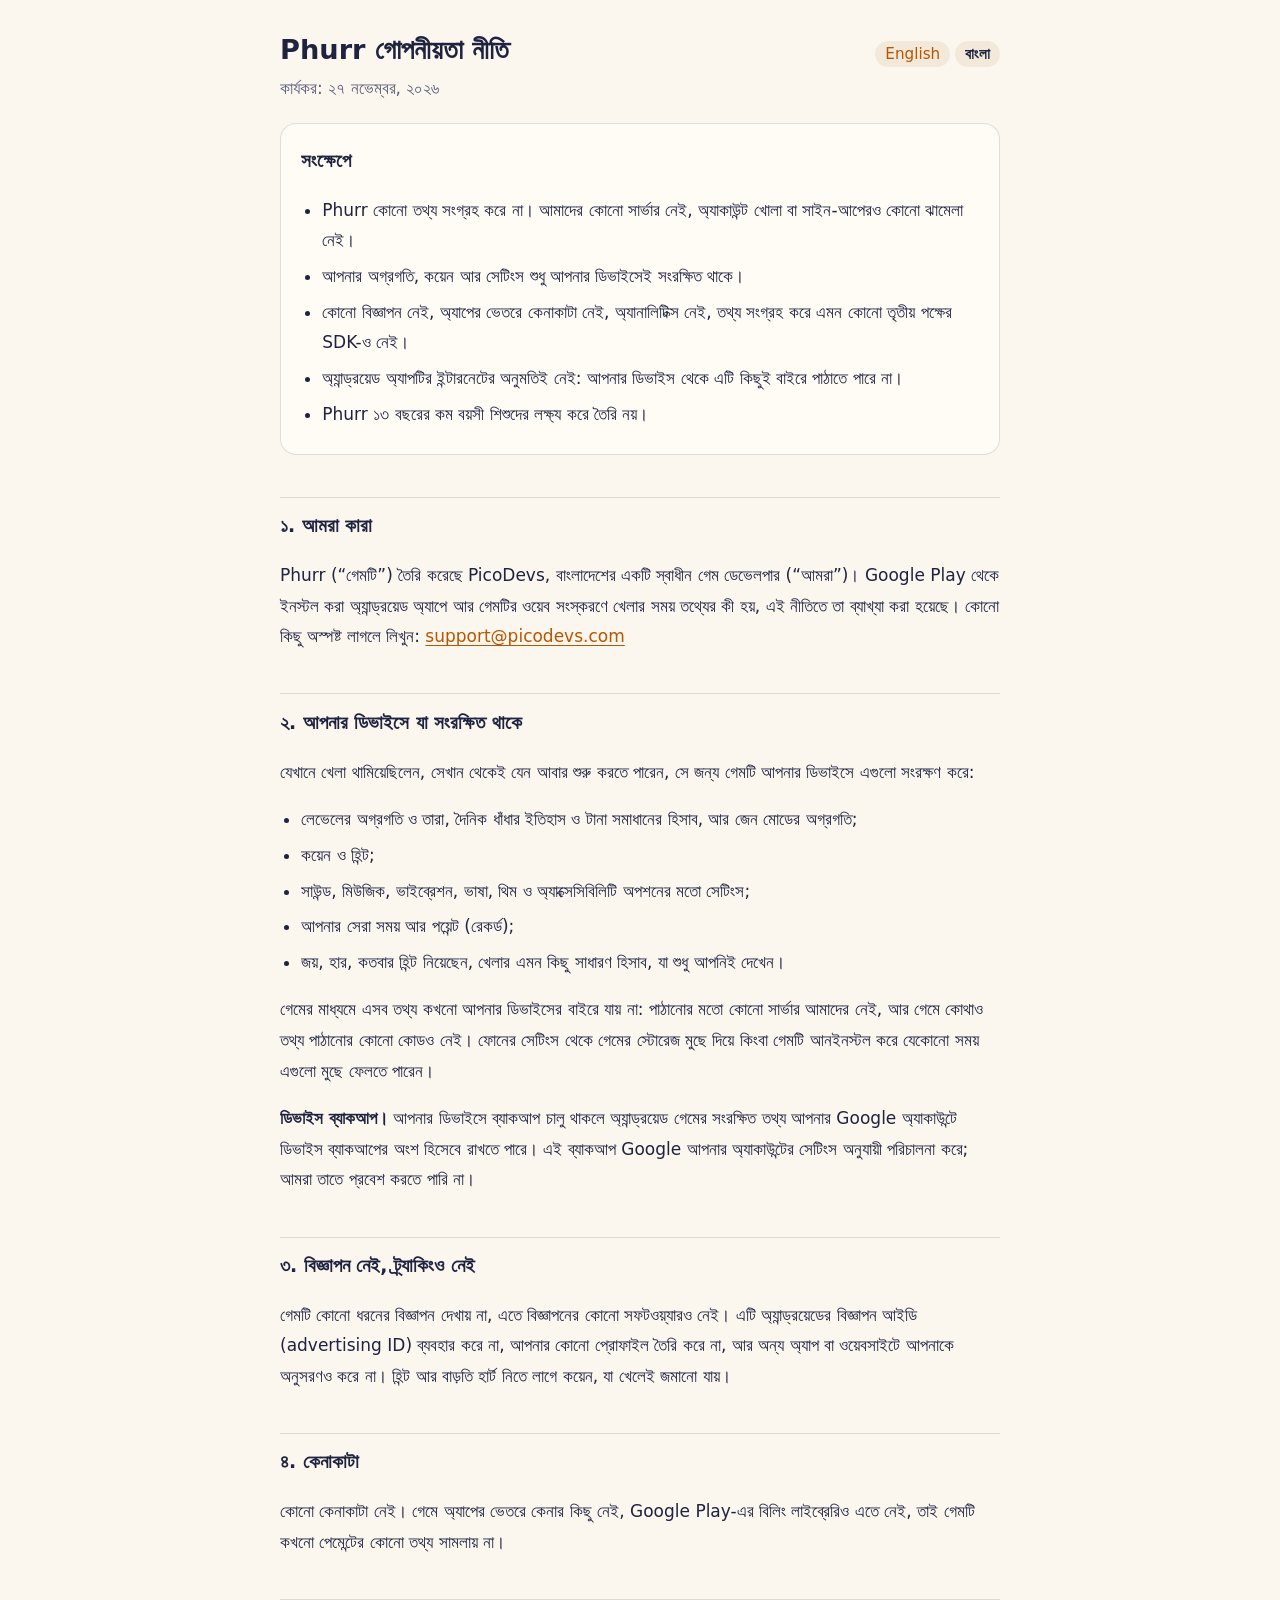
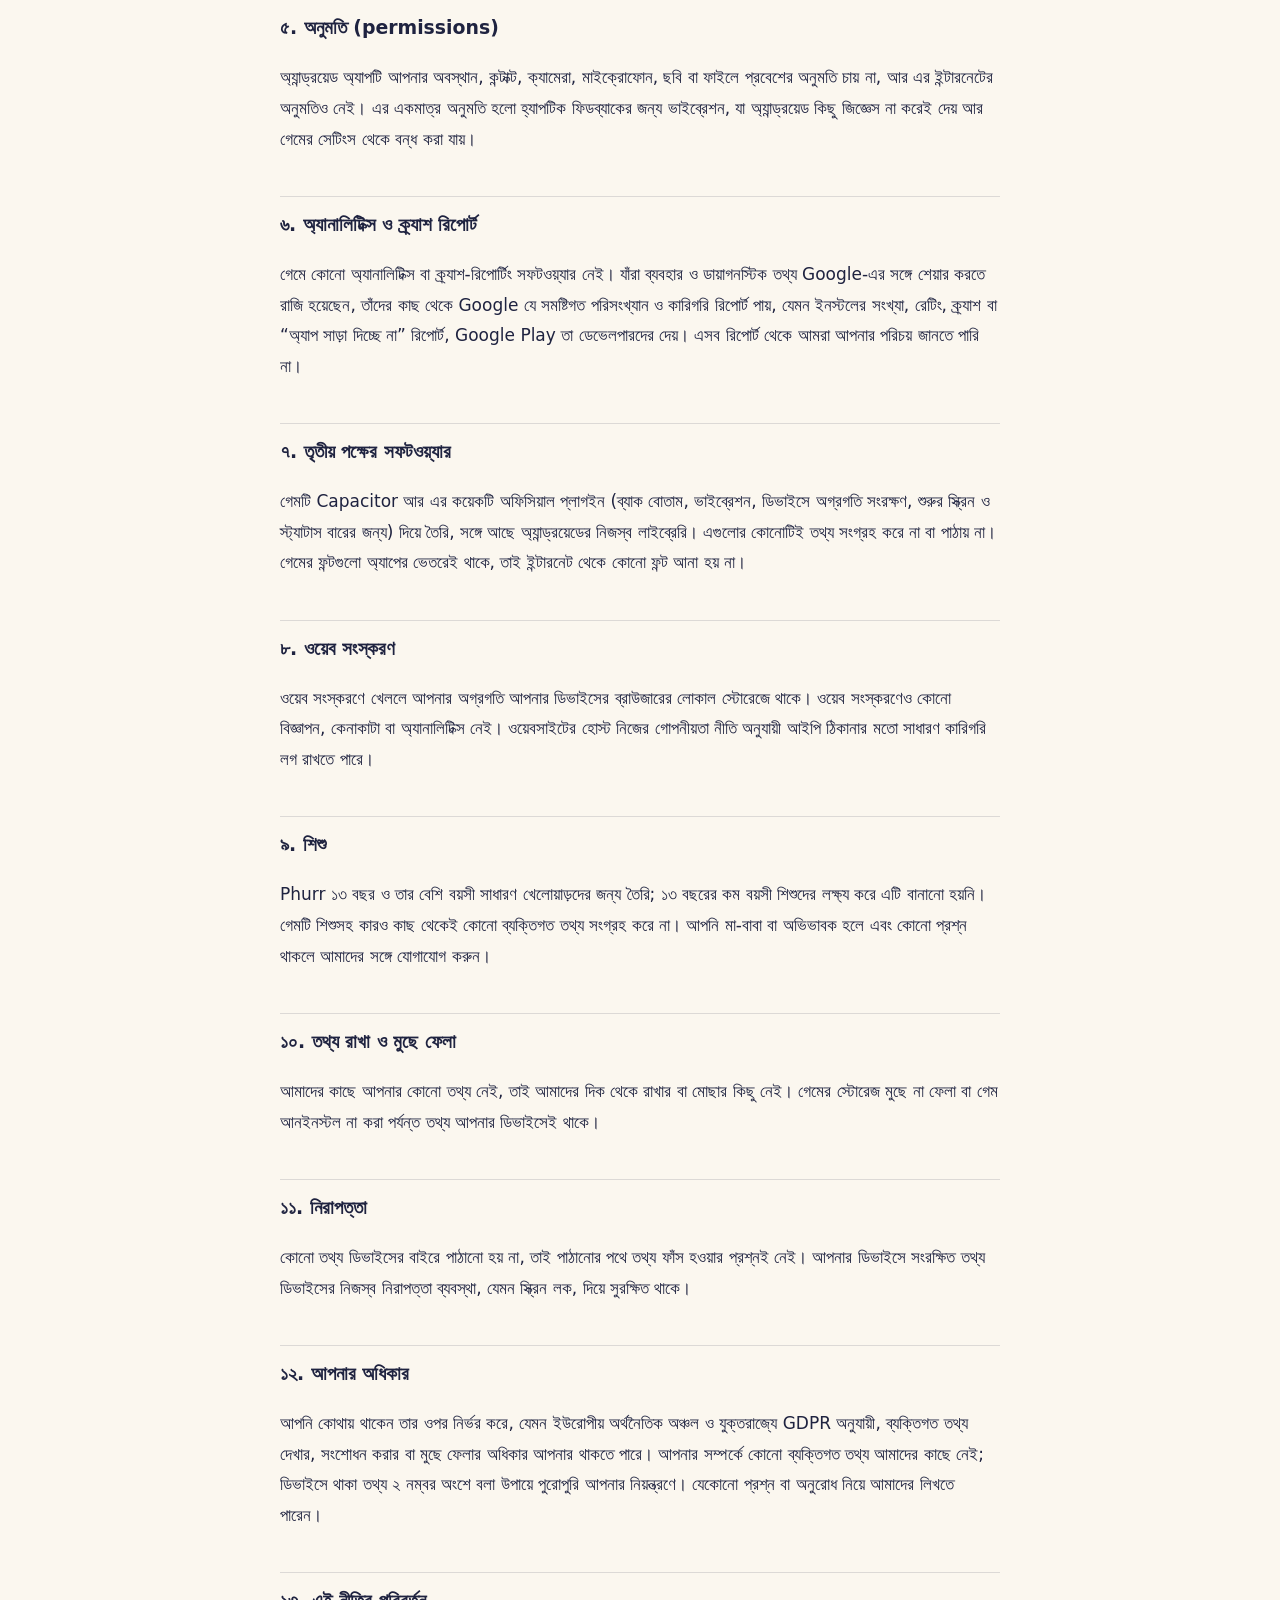
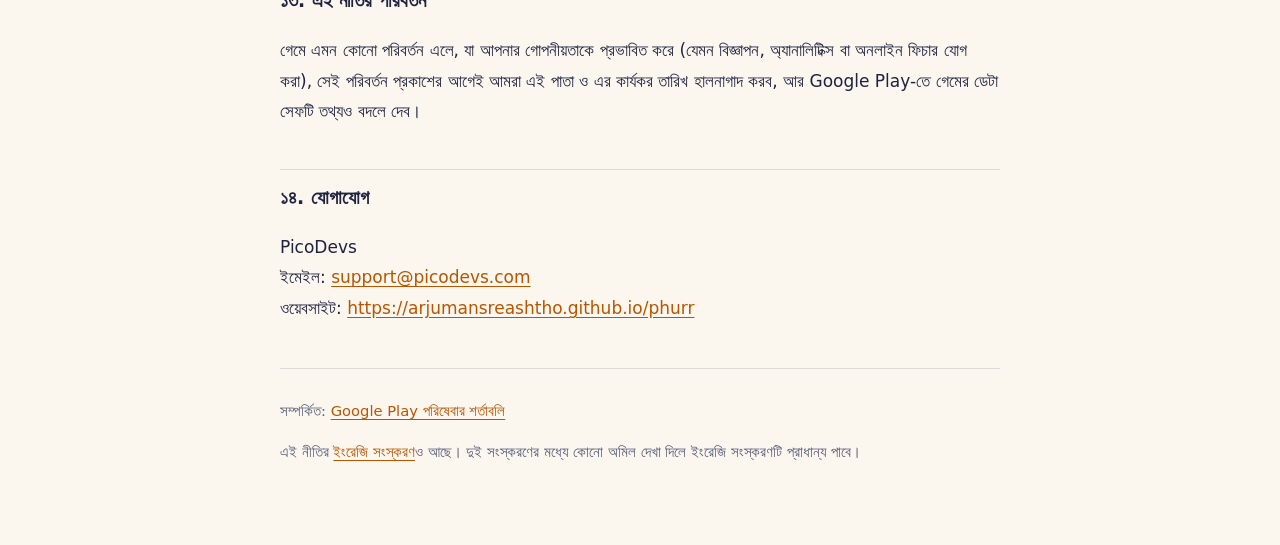
<file: phurr/privacy/bn.html>
<!DOCTYPE html>
<html lang="bn">
<head>
<meta charset="utf-8">
<meta name="viewport" content="width=device-width, initial-scale=1">
<title>গোপনীয়তা নীতি – Phurr</title>
<meta name="description" content="Phurr আপনার তথ্য কীভাবে সামলায়: কোনো তথ্য সংগ্রহ করে না। অ্যাকাউন্ট, সার্ভার, বিজ্ঞাপন, কেনাকাটা বা অ্যানালিটিক্স কিছুই নেই; অগ্রগতি থাকে আপনার ডিভাইসে।">
<link rel="alternate" hreflang="en" href="index.html">
<link rel="alternate" hreflang="bn" href="bn.html">
<style>
  :root {
    --bg: #FBF7EF; --card: #FFFCF6; --text: #1F2340; --muted: #585E7A;
    --accent: #B85500; --line: rgba(31,35,64,0.14); --chip: #F2E9DA;
    color-scheme: light dark;
  }
  @media (prefers-color-scheme: dark) {
    :root { --bg: #0F1328; --card: #1B2142; --text: #F5F2EA; --muted: #A9AFCB;
            --accent: #FFB547; --line: rgba(255,255,255,0.12); --chip: #2A3260; }
  }
  * { box-sizing: border-box; }
  html { -webkit-text-size-adjust: 100%; }
  body { margin: 0; background: var(--bg); color: var(--text);
         font: 17px/1.8 "Noto Sans Bengali", "Hind Siliguri", "Baloo Da 2", "Nirmala UI", "Vrinda", system-ui, sans-serif; }
  main { max-width: 760px; margin: 0 auto; padding: 24px 20px 64px; }
  header { display: flex; flex-wrap: wrap; align-items: baseline; justify-content: space-between; gap: 8px 16px; }
  h1 { font-size: 1.7rem; line-height: 1.35; margin: 8px 0 4px; }
  h2 { font-size: 1.18rem; margin: 2.2em 0 0.4em; padding-top: 0.6em; border-top: 1px solid var(--line); }
  h3 { font-size: 1.02rem; margin: 1.4em 0 0.2em; }
  p, li { max-width: 68ch; }
  ul { padding-left: 1.25em; }
  li { margin: 0.3em 0; }
  a { color: var(--accent); text-underline-offset: 3px; }
  .meta { color: var(--muted); margin: 0; }
  .lang { font-size: 0.95rem; }
  .lang a, .lang strong { padding: 4px 10px; border-radius: 999px; background: var(--chip); text-decoration: none; }
  .summary { background: var(--card); border: 1px solid var(--line); border-radius: 16px; padding: 8px 20px; margin: 20px 0 8px; }
  .summary h2 { border: 0; margin-top: 0.6em; padding-top: 0; }
  .settings { font-weight: 600; }
  footer { margin-top: 3em; color: var(--muted); font-size: 0.92rem; border-top: 1px solid var(--line); padding-top: 1em; }
  @media print { body { background: #fff; color: #000; } .summary { border-color: #999; } a { color: #000; } }
</style>
</head>
<body>
<main>
  <header>
    <div>
      <h1>Phurr গোপনীয়তা নীতি</h1>
      <p class="meta">কার্যকর: ২৭ নভেম্বর, ২০২৬</p>
    </div>
    <nav class="lang" aria-label="ভাষা"><a href="index.html" hreflang="en" lang="en">English</a> <strong aria-current="page">বাংলা</strong></nav>
  </header>

  <section class="summary" aria-labelledby="short">
    <h2 id="short">সংক্ষেপে</h2>
    <ul>
      <li>Phurr কোনো তথ্য সংগ্রহ করে না। আমাদের কোনো সার্ভার নেই, অ্যাকাউন্ট খোলা বা সাইন-আপেরও কোনো ঝামেলা নেই।</li>
      <li>আপনার অগ্রগতি, কয়েন আর সেটিংস শুধু আপনার ডিভাইসেই সংরক্ষিত থাকে।</li>
      <li>কোনো বিজ্ঞাপন নেই, অ্যাপের ভেতরে কেনাকাটা নেই, অ্যানালিটিক্স নেই, তথ্য সংগ্রহ করে এমন কোনো তৃতীয় পক্ষের SDK-ও নেই।</li>
      <li>অ্যান্ড্রয়েড অ্যাপটির ইন্টারনেটের অনুমতিই নেই: আপনার ডিভাইস থেকে এটি কিছুই বাইরে পাঠাতে পারে না।</li>
      <li>Phurr ১৩ বছরের কম বয়সী শিশুদের লক্ষ্য করে তৈরি নয়।</li>
    </ul>
  </section>

  <h2 id="who">১. আমরা কারা</h2>
  <p>Phurr (“গেমটি”) তৈরি করেছে PicoDevs, বাংলাদেশের একটি স্বাধীন গেম ডেভেলপার (“আমরা”)। Google Play থেকে ইনস্টল করা অ্যান্ড্রয়েড অ্যাপে আর গেমটির ওয়েব সংস্করণে খেলার সময় তথ্যের কী হয়, এই নীতিতে তা ব্যাখ্যা করা হয়েছে। কোনো কিছু অস্পষ্ট লাগলে লিখুন: <a href="mailto:support@picodevs.com">support@picodevs.com</a></p>

  <h2 id="device">২. আপনার ডিভাইসে যা সংরক্ষিত থাকে</h2>
  <p>যেখানে খেলা থামিয়েছিলেন, সেখান থেকেই যেন আবার শুরু করতে পারেন, সে জন্য গেমটি আপনার ডিভাইসে এগুলো সংরক্ষণ করে:</p>
  <ul>
    <li>লেভেলের অগ্রগতি ও তারা, দৈনিক ধাঁধার ইতিহাস ও টানা সমাধানের হিসাব, আর জেন মোডের অগ্রগতি;</li>
    <li>কয়েন ও হিন্ট;</li>
    <li>সাউন্ড, মিউজিক, ভাইব্রেশন, ভাষা, থিম ও অ্যাক্সেসিবিলিটি অপশনের মতো সেটিংস;</li>
    <li>আপনার সেরা সময় আর পয়েন্ট (রেকর্ড);</li>
    <li>জয়, হার, কতবার হিন্ট নিয়েছেন, খেলার এমন কিছু সাধারণ হিসাব, যা শুধু আপনিই দেখেন।</li>
  </ul>
  <p>গেমের মাধ্যমে এসব তথ্য কখনো আপনার ডিভাইসের বাইরে যায় না: পাঠানোর মতো কোনো সার্ভার আমাদের নেই, আর গেমে কোথাও তথ্য পাঠানোর কোনো কোডও নেই। ফোনের সেটিংস থেকে গেমের স্টোরেজ মুছে দিয়ে কিংবা গেমটি আনইনস্টল করে যেকোনো সময় এগুলো মুছে ফেলতে পারেন।</p>
  <p><strong>ডিভাইস ব্যাকআপ।</strong> আপনার ডিভাইসে ব্যাকআপ চালু থাকলে অ্যান্ড্রয়েড গেমের সংরক্ষিত তথ্য আপনার Google অ্যাকাউন্টে ডিভাইস ব্যাকআপের অংশ হিসেবে রাখতে পারে। এই ব্যাকআপ Google আপনার অ্যাকাউন্টের সেটিংস অনুযায়ী পরিচালনা করে; আমরা তাতে প্রবেশ করতে পারি না।</p>

  <h2 id="ads">৩. বিজ্ঞাপন নেই, ট্র্যাকিংও নেই</h2>
  <p>গেমটি কোনো ধরনের বিজ্ঞাপন দেখায় না, এতে বিজ্ঞাপনের কোনো সফটওয়্যারও নেই। এটি অ্যান্ড্রয়েডের বিজ্ঞাপন আইডি (advertising ID) ব্যবহার করে না, আপনার কোনো প্রোফাইল তৈরি করে না, আর অন্য অ্যাপ বা ওয়েবসাইটে আপনাকে অনুসরণও করে না। হিন্ট আর বাড়তি হার্ট নিতে লাগে কয়েন, যা খেলেই জমানো যায়।</p>

  <h2 id="purchases">৪. কেনাকাটা</h2>
  <p>কোনো কেনাকাটা নেই। গেমে অ্যাপের ভেতরে কেনার কিছু নেই, Google Play-এর বিলিং লাইব্রেরিও এতে নেই, তাই গেমটি কখনো পেমেন্টের কোনো তথ্য সামলায় না।</p>

  <h2 id="permissions">৫. অনুমতি (permissions)</h2>
  <p>অ্যান্ড্রয়েড অ্যাপটি আপনার অবস্থান, কন্টাক্ট, ক্যামেরা, মাইক্রোফোন, ছবি বা ফাইলে প্রবেশের অনুমতি চায় না, আর এর ইন্টারনেটের অনুমতিও নেই। এর একমাত্র অনুমতি হলো হ্যাপটিক ফিডব্যাকের জন্য ভাইব্রেশন, যা অ্যান্ড্রয়েড কিছু জিজ্ঞেস না করেই দেয় আর গেমের সেটিংস থেকে বন্ধ করা যায়।</p>

  <h2 id="analytics">৬. অ্যানালিটিক্স ও ক্র্যাশ রিপোর্ট</h2>
  <p>গেমে কোনো অ্যানালিটিক্স বা ক্র্যাশ-রিপোর্টিং সফটওয়্যার নেই। যাঁরা ব্যবহার ও ডায়াগনস্টিক তথ্য Google-এর সঙ্গে শেয়ার করতে রাজি হয়েছেন, তাঁদের কাছ থেকে Google যে সমষ্টিগত পরিসংখ্যান ও কারিগরি রিপোর্ট পায়, যেমন ইনস্টলের সংখ্যা, রেটিং, ক্র্যাশ বা “অ্যাপ সাড়া দিচ্ছে না” রিপোর্ট, Google Play তা ডেভেলপারদের দেয়। এসব রিপোর্ট থেকে আমরা আপনার পরিচয় জানতে পারি না।</p>

  <h2 id="sdks">৭. তৃতীয় পক্ষের সফটওয়্যার</h2>
  <p>গেমটি Capacitor আর এর কয়েকটি অফিসিয়াল প্লাগইন (ব্যাক বোতাম, ভাইব্রেশন, ডিভাইসে অগ্রগতি সংরক্ষণ, শুরুর স্ক্রিন ও স্ট্যাটাস বারের জন্য) দিয়ে তৈরি, সঙ্গে আছে অ্যান্ড্রয়েডের নিজস্ব লাইব্রেরি। এগুলোর কোনোটিই তথ্য সংগ্রহ করে না বা পাঠায় না। গেমের ফন্টগুলো অ্যাপের ভেতরেই থাকে, তাই ইন্টারনেট থেকে কোনো ফন্ট আনা হয় না।</p>

  <h2 id="web">৮. ওয়েব সংস্করণ</h2>
  <p>ওয়েব সংস্করণে খেললে আপনার অগ্রগতি আপনার ডিভাইসের ব্রাউজারের লোকাল স্টোরেজে থাকে। ওয়েব সংস্করণেও কোনো বিজ্ঞাপন, কেনাকাটা বা অ্যানালিটিক্স নেই। ওয়েবসাইটের হোস্ট নিজের গোপনীয়তা নীতি অনুযায়ী আইপি ঠিকানার মতো সাধারণ কারিগরি লগ রাখতে পারে।</p>

  <h2 id="children">৯. শিশু</h2>
  <p>Phurr ১৩ বছর ও তার বেশি বয়সী সাধারণ খেলোয়াড়দের জন্য তৈরি; ১৩ বছরের কম বয়সী শিশুদের লক্ষ্য করে এটি বানানো হয়নি। গেমটি শিশুসহ কারও কাছ থেকেই কোনো ব্যক্তিগত তথ্য সংগ্রহ করে না। আপনি মা-বাবা বা অভিভাবক হলে এবং কোনো প্রশ্ন থাকলে আমাদের সঙ্গে যোগাযোগ করুন।</p>

  <h2 id="retention">১০. তথ্য রাখা ও মুছে ফেলা</h2>
  <p>আমাদের কাছে আপনার কোনো তথ্য নেই, তাই আমাদের দিক থেকে রাখার বা মোছার কিছু নেই। গেমের স্টোরেজ মুছে না ফেলা বা গেম আনইনস্টল না করা পর্যন্ত তথ্য আপনার ডিভাইসেই থাকে।</p>

  <h2 id="security">১১. নিরাপত্তা</h2>
  <p>কোনো তথ্য ডিভাইসের বাইরে পাঠানো হয় না, তাই পাঠানোর পথে তথ্য ফাঁস হওয়ার প্রশ্নই নেই। আপনার ডিভাইসে সংরক্ষিত তথ্য ডিভাইসের নিজস্ব নিরাপত্তা ব্যবস্থা, যেমন স্ক্রিন লক, দিয়ে সুরক্ষিত থাকে।</p>

  <h2 id="rights">১২. আপনার অধিকার</h2>
  <p>আপনি কোথায় থাকেন তার ওপর নির্ভর করে, যেমন ইউরোপীয় অর্থনৈতিক অঞ্চল ও যুক্তরাজ্যে GDPR অনুযায়ী, ব্যক্তিগত তথ্য দেখার, সংশোধন করার বা মুছে ফেলার অধিকার আপনার থাকতে পারে। আপনার সম্পর্কে কোনো ব্যক্তিগত তথ্য আমাদের কাছে নেই; ডিভাইসে থাকা তথ্য ২ নম্বর অংশে বলা উপায়ে পুরোপুরি আপনার নিয়ন্ত্রণে। যেকোনো প্রশ্ন বা অনুরোধ নিয়ে আমাদের লিখতে পারেন।</p>

  <h2 id="changes">১৩. এই নীতির পরিবর্তন</h2>
  <p>গেমে এমন কোনো পরিবর্তন এলে, যা আপনার গোপনীয়তাকে প্রভাবিত করে (যেমন বিজ্ঞাপন, অ্যানালিটিক্স বা অনলাইন ফিচার যোগ করা), সেই পরিবর্তন প্রকাশের আগেই আমরা এই পাতা ও এর কার্যকর তারিখ হালনাগাদ করব, আর Google Play-তে গেমের ডেটা সেফটি তথ্যও বদলে দেব।</p>

  <h2 id="contact">১৪. যোগাযোগ</h2>
  <p>PicoDevs<br>
     ইমেইল: <a href="mailto:support@picodevs.com">support@picodevs.com</a><br>
     ওয়েবসাইট: <a href="https://arjumansreashtho.github.io/phurr">https://arjumansreashtho.github.io/phurr</a></p>

  <footer>
    <p>সম্পর্কিত: <a href="https://play.google.com/about/play-terms/">Google Play পরিষেবার শর্তাবলি</a></p>
    <p>এই নীতির <a href="index.html" hreflang="en" lang="en">ইংরেজি সংস্করণ</a>ও আছে। দুই সংস্করণের মধ্যে কোনো অমিল দেখা দিলে ইংরেজি সংস্করণটি প্রাধান্য পাবে।</p>
  </footer>
</main>
</body>
</html>
</file>
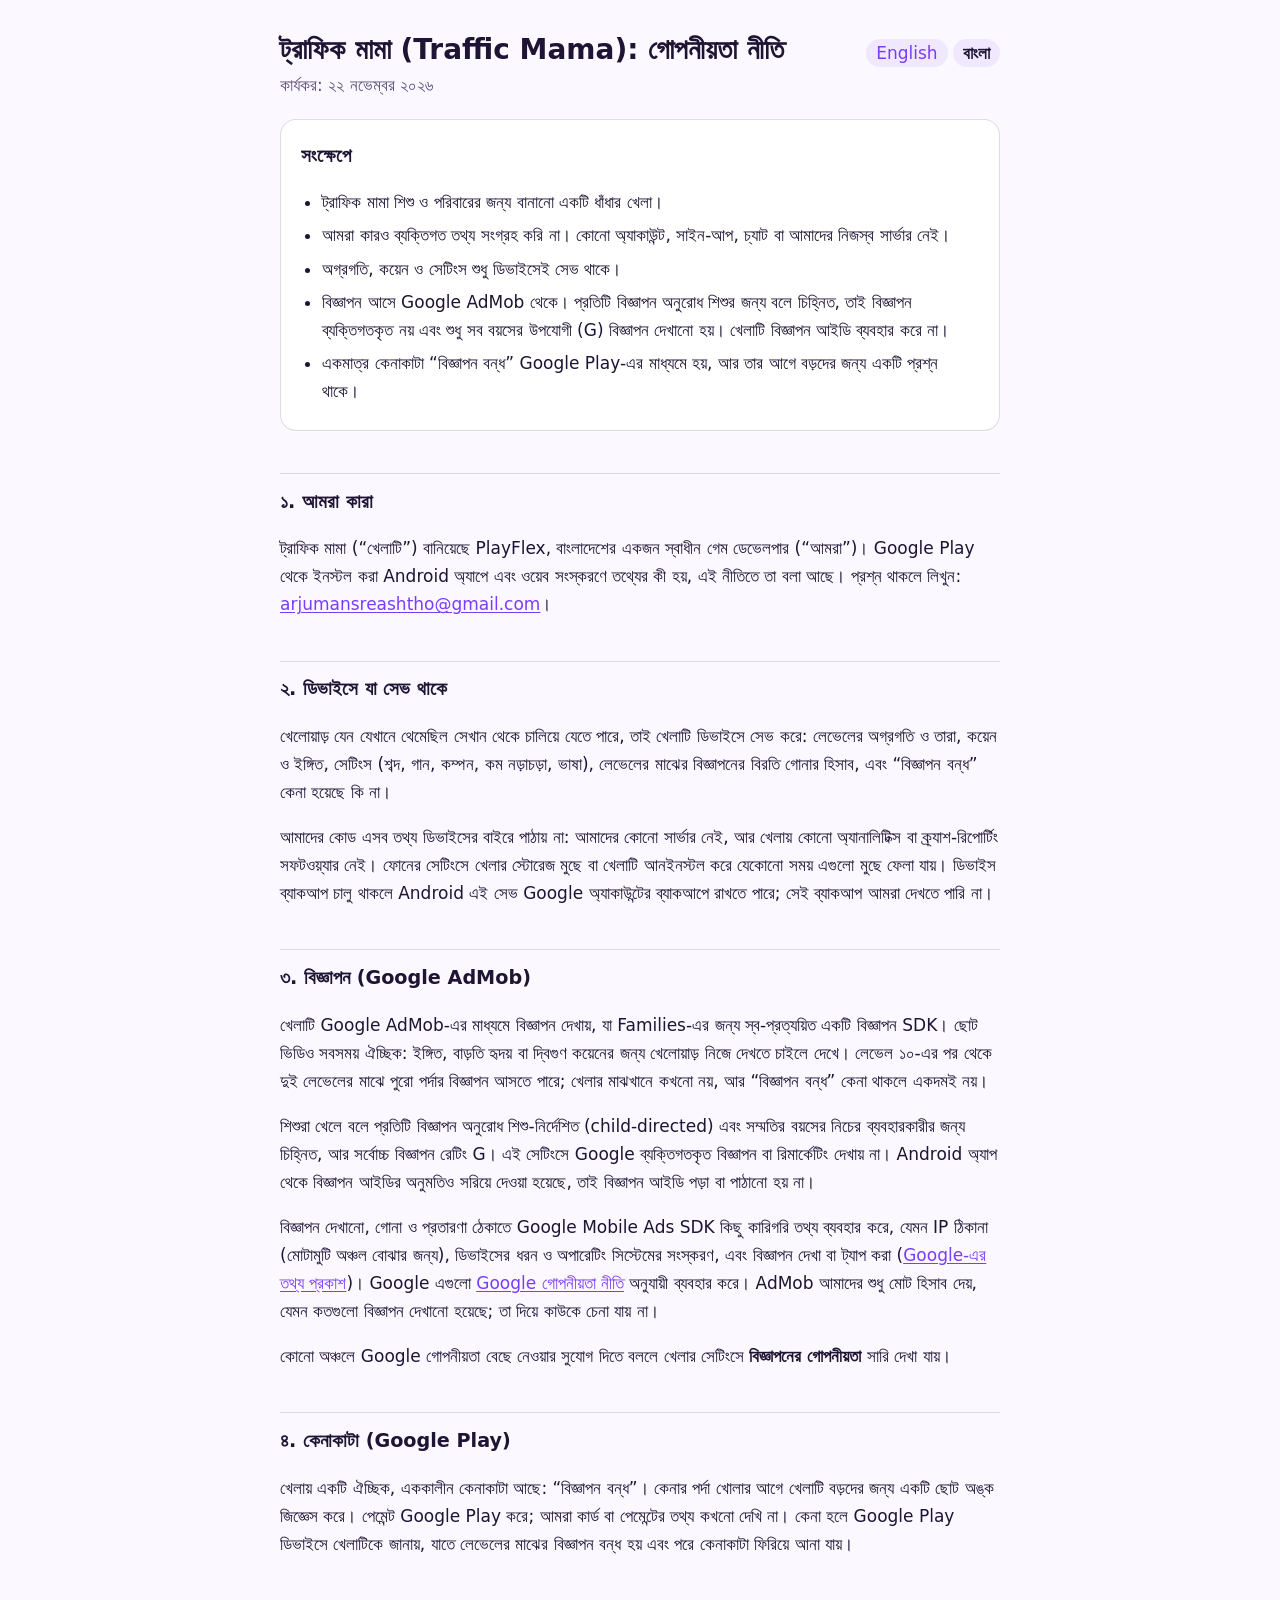
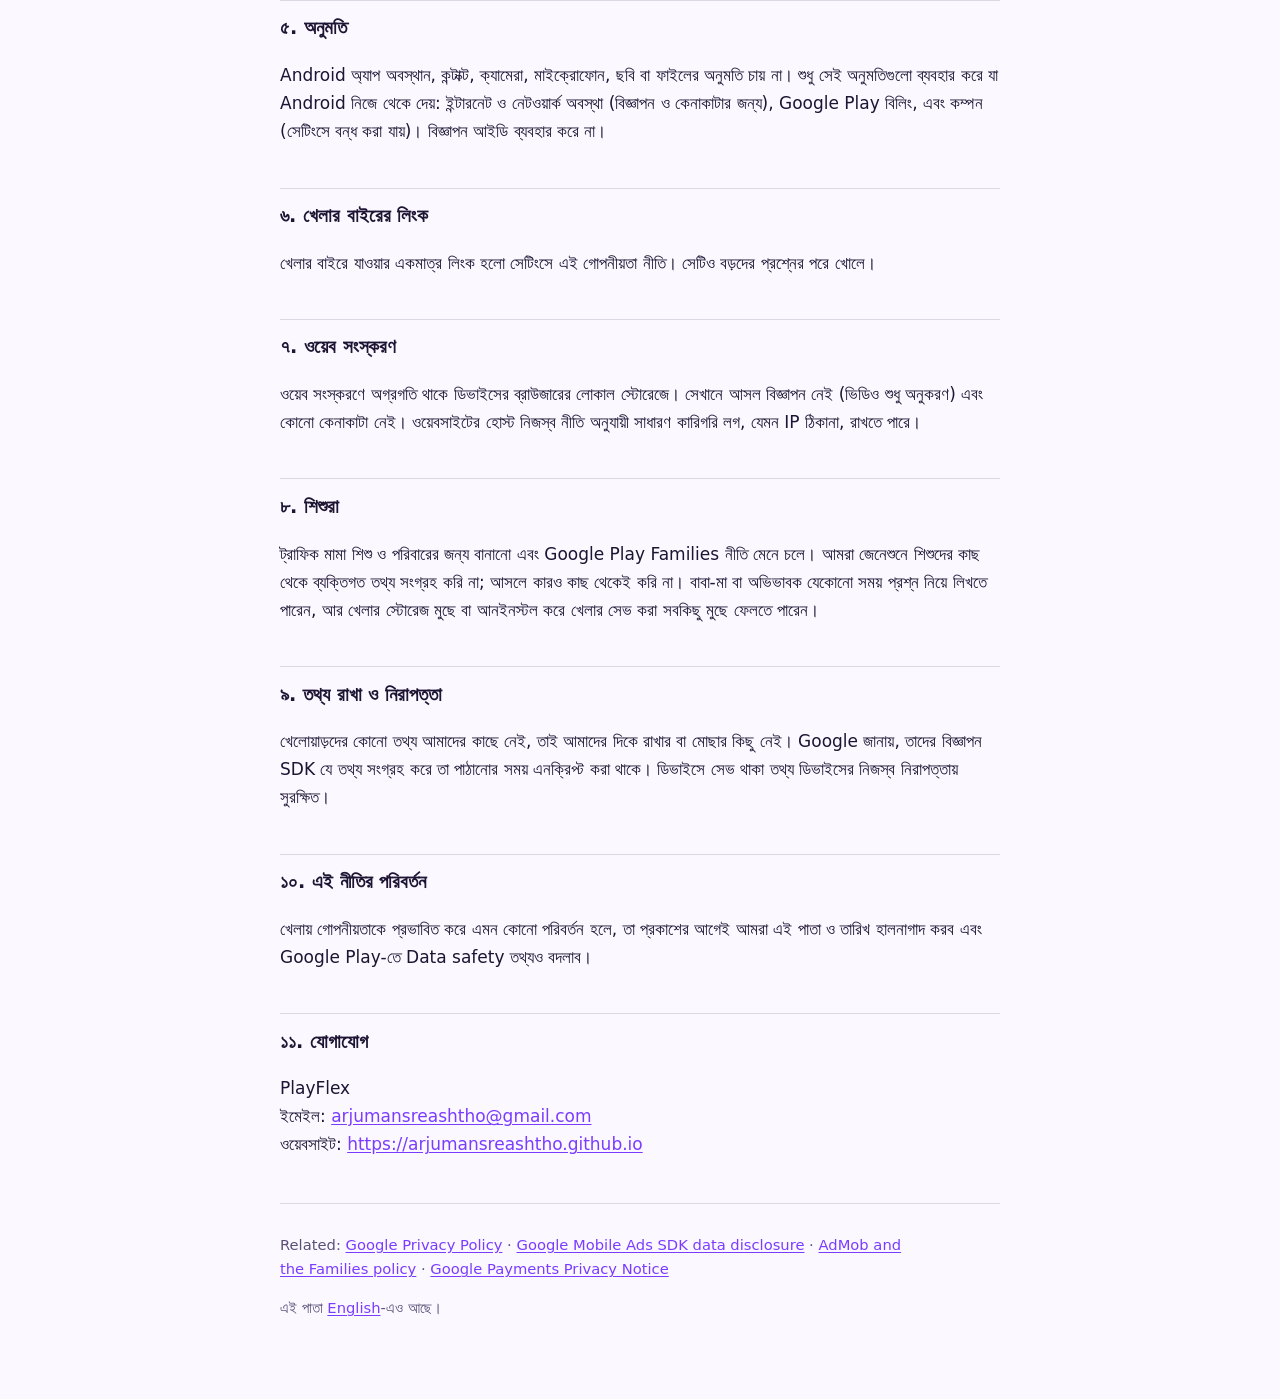
<file: traffic-mama/privacy/bn.html>
<!DOCTYPE html>
<html lang="bn">
<head>
<meta charset="utf-8">
<meta name="viewport" content="width=device-width, initial-scale=1">
<title>গোপনীয়তা নীতি – ট্রাফিক মামা</title>
<meta name="description" content="ট্রাফিক মামা শিশু ও পরিবারের জন্য: কোনো অ্যাকাউন্ট নেই, আমাদের নিজস্ব সার্ভার নেই, অগ্রগতি থাকে ডিভাইসেই, বিজ্ঞাপন শিশু-উপযোগী এবং বিজ্ঞাপন আইডি ছাড়া।">
<link rel="alternate" hreflang="en" href="./">
<link rel="alternate" hreflang="bn" href="bn.html">
<style>
  :root { --bg: #FBF8FF; --card: #FFFFFF; --text: #1E1433; --muted: #5B4F78; --accent: #7A3CFF;
          --line: rgba(30,20,51,0.14); --chip: #EFE8FF; color-scheme: light dark; }
  @media (prefers-color-scheme: dark) {
    :root { --bg: #120B1E; --card: #1D1330; --text: #FBF8FF; --muted: #C9BDF0; --accent: #FFD23F;
            --line: rgba(196,168,255,0.2); --chip: #2A1D45; }
  }
  * { box-sizing: border-box; }
  html { -webkit-text-size-adjust: 100%; }
  body { margin: 0; background: var(--bg); color: var(--text);
         font: 17px/1.65 system-ui, -apple-system, "Segoe UI", Roboto, "Noto Sans", "Noto Sans Bengali", sans-serif; }
  main { max-width: 760px; margin: 0 auto; padding: 24px 20px 64px; }
  header { display: flex; flex-wrap: wrap; align-items: baseline; justify-content: space-between; gap: 8px 16px; }
  h1 { font-size: 1.75rem; line-height: 1.25; margin: 8px 0 4px; }
  h2 { font-size: 1.2rem; margin: 2.2em 0 0.4em; padding-top: 0.6em; border-top: 1px solid var(--line); }
  p, li { max-width: 68ch; }
  ul { padding-left: 1.25em; }
  li { margin: 0.3em 0; }
  a { color: var(--accent); text-underline-offset: 2px; }
  .meta { color: var(--muted); margin: 0; }
  .lang a, .lang strong { padding: 4px 10px; border-radius: 999px; background: var(--chip); text-decoration: none; }
  .summary { background: var(--card); border: 1px solid var(--line); border-radius: 16px; padding: 8px 20px; margin: 20px 0 8px; }
  .summary h2 { border: 0; margin-top: 0.6em; padding-top: 0; }
  footer { margin-top: 3em; color: var(--muted); font-size: 0.92rem; border-top: 1px solid var(--line); padding-top: 1em; }
</style>
</head>
<body>
<main>
  <header>
    <div>
      <h1>ট্রাফিক মামা (Traffic Mama): গোপনীয়তা নীতি</h1>
      <p class="meta">কার্যকর: ২২ নভেম্বর ২০২৬</p>
    </div>
    <nav class="lang" aria-label="ভাষা"><a href="./" hreflang="en" lang="en">English</a> <strong aria-current="page">বাংলা</strong></nav>
  </header>

  <section class="summary" aria-labelledby="short">
    <h2 id="short">সংক্ষেপে</h2>
    <ul>
      <li>ট্রাফিক মামা শিশু ও পরিবারের জন্য বানানো একটি ধাঁধার খেলা।</li>
      <li>আমরা কারও ব্যক্তিগত তথ্য সংগ্রহ করি না। কোনো অ্যাকাউন্ট, সাইন-আপ, চ্যাট বা আমাদের নিজস্ব সার্ভার নেই।</li>
      <li>অগ্রগতি, কয়েন ও সেটিংস শুধু ডিভাইসেই সেভ থাকে।</li>
      <li>বিজ্ঞাপন আসে Google AdMob থেকে। প্রতিটি বিজ্ঞাপন অনুরোধ শিশুর জন্য বলে চিহ্নিত, তাই বিজ্ঞাপন ব্যক্তিগতকৃত নয় এবং শুধু সব বয়সের উপযোগী (G) বিজ্ঞাপন দেখানো হয়। খেলাটি বিজ্ঞাপন আইডি ব্যবহার করে না।</li>
      <li>একমাত্র কেনাকাটা “বিজ্ঞাপন বন্ধ” Google Play-এর মাধ্যমে হয়, আর তার আগে বড়দের জন্য একটি প্রশ্ন থাকে।</li>
    </ul>
  </section>

  <h2 id="who">১. আমরা কারা</h2>
  <p>ট্রাফিক মামা (“খেলাটি”) বানিয়েছে PlayFlex, বাংলাদেশের একজন স্বাধীন গেম ডেভেলপার (“আমরা”)। Google Play থেকে ইনস্টল করা Android অ্যাপে এবং ওয়েব সংস্করণে তথ্যের কী হয়, এই নীতিতে তা বলা আছে। প্রশ্ন থাকলে লিখুন: <a href="mailto:arjumansreashtho@gmail.com">arjumansreashtho@gmail.com</a>।</p>

  <h2 id="device">২. ডিভাইসে যা সেভ থাকে</h2>
  <p>খেলোয়াড় যেন যেখানে থেমেছিল সেখান থেকে চালিয়ে যেতে পারে, তাই খেলাটি ডিভাইসে সেভ করে: লেভেলের অগ্রগতি ও তারা, কয়েন ও ইঙ্গিত, সেটিংস (শব্দ, গান, কম্পন, কম নড়াচড়া, ভাষা), লেভেলের মাঝের বিজ্ঞাপনের বিরতি গোনার হিসাব, এবং “বিজ্ঞাপন বন্ধ” কেনা হয়েছে কি না।</p>
  <p>আমাদের কোড এসব তথ্য ডিভাইসের বাইরে পাঠায় না: আমাদের কোনো সার্ভার নেই, আর খেলায় কোনো অ্যানালিটিক্স বা ক্র্যাশ-রিপোর্টিং সফটওয়্যার নেই। ফোনের সেটিংসে খেলার স্টোরেজ মুছে বা খেলাটি আনইনস্টল করে যেকোনো সময় এগুলো মুছে ফেলা যায়। ডিভাইস ব্যাকআপ চালু থাকলে Android এই সেভ Google অ্যাকাউন্টের ব্যাকআপে রাখতে পারে; সেই ব্যাকআপ আমরা দেখতে পারি না।</p>

  <h2 id="ads">৩. বিজ্ঞাপন (Google AdMob)</h2>
  <p>খেলাটি Google AdMob-এর মাধ্যমে বিজ্ঞাপন দেখায়, যা Families-এর জন্য স্ব-প্রত্যয়িত একটি বিজ্ঞাপন SDK। ছোট ভিডিও সবসময় ঐচ্ছিক: ইঙ্গিত, বাড়তি হৃদয় বা দ্বিগুণ কয়েনের জন্য খেলোয়াড় নিজে দেখতে চাইলে দেখে। লেভেল ১০-এর পর থেকে দুই লেভেলের মাঝে পুরো পর্দার বিজ্ঞাপন আসতে পারে; খেলার মাঝখানে কখনো নয়, আর “বিজ্ঞাপন বন্ধ” কেনা থাকলে একদমই নয়।</p>
  <p>শিশুরা খেলে বলে প্রতিটি বিজ্ঞাপন অনুরোধ শিশু-নির্দেশিত (child-directed) এবং সম্মতির বয়সের নিচের ব্যবহারকারীর জন্য চিহ্নিত, আর সর্বোচ্চ বিজ্ঞাপন রেটিং G। এই সেটিংসে Google ব্যক্তিগতকৃত বিজ্ঞাপন বা রিমার্কেটিং দেখায় না। Android অ্যাপ থেকে বিজ্ঞাপন আইডির অনুমতিও সরিয়ে দেওয়া হয়েছে, তাই বিজ্ঞাপন আইডি পড়া বা পাঠানো হয় না।</p>
  <p>বিজ্ঞাপন দেখানো, গোনা ও প্রতারণা ঠেকাতে Google Mobile Ads SDK কিছু কারিগরি তথ্য ব্যবহার করে, যেমন IP ঠিকানা (মোটামুটি অঞ্চল বোঝার জন্য), ডিভাইসের ধরন ও অপারেটিং সিস্টেমের সংস্করণ, এবং বিজ্ঞাপন দেখা বা ট্যাপ করা (<a href="https://developers.google.com/admob/android/privacy/play-data-disclosure">Google-এর তথ্য প্রকাশ</a>)। Google এগুলো <a href="https://policies.google.com/privacy">Google গোপনীয়তা নীতি</a> অনুযায়ী ব্যবহার করে। AdMob আমাদের শুধু মোট হিসাব দেয়, যেমন কতগুলো বিজ্ঞাপন দেখানো হয়েছে; তা দিয়ে কাউকে চেনা যায় না।</p>
  <p>কোনো অঞ্চলে Google গোপনীয়তা বেছে নেওয়ার সুযোগ দিতে বললে খেলার সেটিংসে <strong>বিজ্ঞাপনের গোপনীয়তা</strong> সারি দেখা যায়।</p>

  <h2 id="purchases">৪. কেনাকাটা (Google Play)</h2>
  <p>খেলায় একটি ঐচ্ছিক, এককালীন কেনাকাটা আছে: “বিজ্ঞাপন বন্ধ”। কেনার পর্দা খোলার আগে খেলাটি বড়দের জন্য একটি ছোট অঙ্ক জিজ্ঞেস করে। পেমেন্ট Google Play করে; আমরা কার্ড বা পেমেন্টের তথ্য কখনো দেখি না। কেনা হলে Google Play ডিভাইসে খেলাটিকে জানায়, যাতে লেভেলের মাঝের বিজ্ঞাপন বন্ধ হয় এবং পরে কেনাকাটা ফিরিয়ে আনা যায়।</p>

  <h2 id="permissions">৫. অনুমতি</h2>
  <p>Android অ্যাপ অবস্থান, কন্টাক্ট, ক্যামেরা, মাইক্রোফোন, ছবি বা ফাইলের অনুমতি চায় না। শুধু সেই অনুমতিগুলো ব্যবহার করে যা Android নিজে থেকে দেয়: ইন্টারনেট ও নেটওয়ার্ক অবস্থা (বিজ্ঞাপন ও কেনাকাটার জন্য), Google Play বিলিং, এবং কম্পন (সেটিংসে বন্ধ করা যায়)। বিজ্ঞাপন আইডি ব্যবহার করে না।</p>

  <h2 id="links">৬. খেলার বাইরের লিংক</h2>
  <p>খেলার বাইরে যাওয়ার একমাত্র লিংক হলো সেটিংসে এই গোপনীয়তা নীতি। সেটিও বড়দের প্রশ্নের পরে খোলে।</p>

  <h2 id="web">৭. ওয়েব সংস্করণ</h2>
  <p>ওয়েব সংস্করণে অগ্রগতি থাকে ডিভাইসের ব্রাউজারের লোকাল স্টোরেজে। সেখানে আসল বিজ্ঞাপন নেই (ভিডিও শুধু অনুকরণ) এবং কোনো কেনাকাটা নেই। ওয়েবসাইটের হোস্ট নিজস্ব নীতি অনুযায়ী সাধারণ কারিগরি লগ, যেমন IP ঠিকানা, রাখতে পারে।</p>

  <h2 id="children">৮. শিশুরা</h2>
  <p>ট্রাফিক মামা শিশু ও পরিবারের জন্য বানানো এবং Google Play Families নীতি মেনে চলে। আমরা জেনেশুনে শিশুদের কাছ থেকে ব্যক্তিগত তথ্য সংগ্রহ করি না; আসলে কারও কাছ থেকেই করি না। বাবা-মা বা অভিভাবক যেকোনো সময় প্রশ্ন নিয়ে লিখতে পারেন, আর খেলার স্টোরেজ মুছে বা আনইনস্টল করে খেলার সেভ করা সবকিছু মুছে ফেলতে পারেন।</p>

  <h2 id="security">৯. তথ্য রাখা ও নিরাপত্তা</h2>
  <p>খেলোয়াড়দের কোনো তথ্য আমাদের কাছে নেই, তাই আমাদের দিকে রাখার বা মোছার কিছু নেই। Google জানায়, তাদের বিজ্ঞাপন SDK যে তথ্য সংগ্রহ করে তা পাঠানোর সময় এনক্রিপ্ট করা থাকে। ডিভাইসে সেভ থাকা তথ্য ডিভাইসের নিজস্ব নিরাপত্তায় সুরক্ষিত।</p>

  <h2 id="changes">১০. এই নীতির পরিবর্তন</h2>
  <p>খেলায় গোপনীয়তাকে প্রভাবিত করে এমন কোনো পরিবর্তন হলে, তা প্রকাশের আগেই আমরা এই পাতা ও তারিখ হালনাগাদ করব এবং Google Play-তে Data safety তথ্যও বদলাব।</p>

  <h2 id="contact">১১. যোগাযোগ</h2>
  <p>PlayFlex<br>ইমেইল: <a href="mailto:arjumansreashtho@gmail.com">arjumansreashtho@gmail.com</a><br>ওয়েবসাইট: <a href="https://arjumansreashtho.github.io">https://arjumansreashtho.github.io</a></p>

  <footer>
    <p>Related: <a href="https://policies.google.com/privacy">Google Privacy Policy</a> ·
       <a href="https://developers.google.com/admob/android/privacy/play-data-disclosure">Google Mobile Ads SDK data disclosure</a> ·
       <a href="https://support.google.com/admob/answer/6223431">AdMob and the Families policy</a> ·
       <a href="https://payments.google.com/payments/apis-secure/get_legal_document?ldo=0&amp;ldt=privacynotice">Google Payments Privacy Notice</a></p>
    <p>এই পাতা <a href="./" hreflang="en" lang="en">English</a>-এও আছে।</p>
  </footer>
</main>
</body>
</html>
</file>
<file: style.css>
/* Times New Roman where it's installed (Windows, macOS, iOS);
   Tinos, its metric-compatible twin, everywhere else (Android, Linux). */
@font-face { font-family: "Times Web"; font-weight: 400; font-style: normal; font-display: swap;
  src: local("Times New Roman"), local("TimesNewRomanPSMT"), url("tinos-latin-400-normal.woff2") format("woff2"); }
@font-face { font-family: "Times Web"; font-weight: 400; font-style: italic; font-display: swap;
  src: local("Times New Roman Italic"), local("TimesNewRomanPS-ItalicMT"), url("tinos-latin-400-italic.woff2") format("woff2"); }
@font-face { font-family: "Times Web"; font-weight: 700; font-style: normal; font-display: swap;
  src: local("Times New Roman Bold"), local("TimesNewRomanPS-BoldMT"), url("tinos-latin-700-normal.woff2") format("woff2"); }
@font-face { font-family: "Times Web"; font-weight: 700; font-style: italic; font-display: swap;
  src: local("Times New Roman Bold Italic"), local("TimesNewRomanPS-BoldItalicMT"), url("tinos-latin-700-italic.woff2") format("woff2"); }

:root {
  --fog: #edf0ec;
  --paper: #f7f8f5;
  --ink: #15241f;
  --muted: #53625c;
  --line: #c6cec8;
  --green: #006a4e;
  --red: #e03a3e;

  --serif: "Times New Roman", "Times Web", Times, "Liberation Serif", serif;
  --step--1: 1rem;
  --step-0: 1.1875rem;
  --step-1: 1.4rem;
  --step-2: clamp(1.9rem, 3vw, 2.4rem);
  --step-3: clamp(3rem, 6vw, 4.75rem);
  --gutter: clamp(1.25rem, 4vw, 3rem);
  --max: 1240px;
}

*, *::before, *::after { box-sizing: border-box; }
html { scroll-behavior: smooth; -webkit-text-size-adjust: 100%; }
@media (prefers-reduced-motion: reduce) { html { scroll-behavior: auto; } }

body {
  margin: 0;
  background: var(--fog);
  color: var(--ink);
  font-family: var(--serif);
  font-size: var(--step-0);
  line-height: 1.6;
  font-kerning: normal;
  font-variant-ligatures: common-ligatures;
  text-rendering: optimizeLegibility;
  -webkit-font-smoothing: antialiased;
}
body.over-node { cursor: pointer; }

h1, h2, h3 { margin: 0; font-weight: 700; }
p { margin: 0 0 1em; }
a { color: inherit; text-decoration-thickness: 1px; text-underline-offset: 0.18em; }
a:hover { color: var(--green); }
:focus-visible { outline: 2px solid var(--green); outline-offset: 3px; border-radius: 2px; }

.sr-only {
  position: absolute; width: 1px; height: 1px; padding: 0; margin: -1px;
  overflow: hidden; clip: rect(0 0 0 0); white-space: nowrap; border: 0;
}
.skip {
  position: absolute; left: 1rem; top: -3rem; z-index: 20;
  background: var(--ink); color: var(--paper); padding: 0.5rem 0.9rem; border-radius: 6px;
}
.skip:focus { top: 1rem; }

/* ---------- the 3D stage behind everything ---------- */
.stage { position: fixed; inset: 0; z-index: 0; pointer-events: none; }
.stage canvas { display: block; width: 100%; height: 100%; }
.stage-labels { position: absolute; inset: 0; opacity: var(--label-opacity, 1); }
.stage-label {
  position: absolute; left: 0; top: 0;
  font-style: italic; font-size: 1.1rem; white-space: nowrap;
  padding: 0.1rem 0.55rem; border-radius: 4px;
  background: color-mix(in srgb, var(--fog) 86%, transparent);
  opacity: 0; will-change: transform, opacity;
}
.stage-label.big {
  font-style: normal; font-weight: 700; font-size: clamp(3rem, 5vw, 4.5rem);
  letter-spacing: -0.02em; color: var(--green); background: none; padding: 0;
}
.no-webgl .stage, .no-webgl .hero-space, .no-webgl .algo, .no-webgl .graph-hint, .no-webgl #graph-random { display: none; }

main, .foot, .nav { position: relative; z-index: 1; }

/* ---------- header + progress ---------- */
.nav {
  position: fixed; top: 0; left: 0; right: 0; z-index: 10;
  display: flex; align-items: center; justify-content: space-between; gap: 1rem;
  padding: 0.8rem var(--gutter);
  background: var(--fog);
}
.nav-mark { display: inline-flex; align-items: center; gap: 0.6rem; text-decoration: none; font-weight: 700; font-size: 1.2rem; }
.nav-cta { font-size: 1.05rem; color: var(--muted); text-decoration: none; }
.nav-cta:hover { color: var(--ink); }
.progress { position: absolute; left: 0; right: 0; bottom: 0; height: 2px; }
.progress span { display: block; height: 100%; background: var(--green); transform-origin: left; transform: scaleX(var(--progress, 0)); }

/* ---------- journey rail ---------- */
.rail {
  position: fixed; z-index: 6; left: var(--gutter); top: 50%; transform: translateY(-50%);
  transition: opacity 0.4s;
}
.at-prologue .rail { opacity: 0; pointer-events: none; }
.rail ol { list-style: none; margin: 0; padding: 0; position: relative; }
.rail ol::before { content: ""; position: absolute; left: 5px; top: 8px; bottom: 8px; width: 2px; background: var(--line); }
.rail ol::after {
  content: ""; position: absolute; left: 5px; top: 8px; bottom: 8px; width: 2px; background: var(--green);
  transform-origin: top; transform: scaleY(var(--rail, 0));
}
.rail li + li { margin-top: 1.6rem; }
.rail a { display: flex; align-items: center; gap: 0.8rem; text-decoration: none; color: var(--muted); position: relative; z-index: 1; }
.rail-dot { width: 12px; height: 12px; border-radius: 50%; background: var(--fog); box-shadow: inset 0 0 0 2px var(--soft, #93a098); flex: none; transition: background-color 0.3s, box-shadow 0.3s, transform 0.3s; }
.rail-text { font-size: 0.95rem; line-height: 1.1; }
.rail-text em { display: block; font-size: 0.85rem; }
.rail a.passed .rail-dot { background: var(--green); box-shadow: none; }
.rail a[aria-current="step"] { color: var(--ink); }
.rail a[aria-current="step"] .rail-dot { background: var(--red); box-shadow: 0 0 0 4px color-mix(in srgb, var(--red) 20%, transparent); transform: scale(1.15); }

/* ---------- chapters: each one pins while you scroll through it ---------- */
.chapter { position: relative; height: calc(var(--len, 200) * 1svh); }
.pin {
  position: sticky; top: 0; height: 100svh;
  display: flex; align-items: center;
  padding: 5rem var(--gutter) 3rem calc(var(--gutter) + 9.5rem);
}
.panel { position: relative; max-width: 31rem; padding-left: 1.75rem; }
/* the path being traced down the panel as you scroll */
.panel::before, .panel::after { content: ""; position: absolute; left: 0; top: 0.4rem; bottom: 0.4rem; width: 2px; }
.panel::before { background: var(--line); }
.panel::after { background: var(--green); transform-origin: top; transform: scaleY(var(--p, 0)); }

[data-at] { opacity: 0; transform: translateY(16px); transition: opacity 0.55s ease, transform 0.55s cubic-bezier(.2,.7,.2,1); }
[data-at].on { opacity: 1; transform: none; }

.year { font-style: italic; color: var(--green); font-size: 1.25rem; margin-bottom: 0.4rem; font-variant-numeric: lining-nums; }
.panel h2 { font-size: clamp(2.2rem, 4.2vw, 3.4rem); line-height: 1.02; letter-spacing: -0.02em; margin-bottom: 1.2rem; }
.panel > p, .panel li, .panel dd { font-size: var(--step-0); }
.panel .fig { font-style: italic; font-size: var(--step--1); color: var(--muted); margin: 1.4rem 0 0; }
.count { color: var(--green); font-variant-numeric: lining-nums tabular-nums; }
h3 { font-size: var(--step-1); line-height: 1.25; margin-bottom: 0.4rem; }

/* prologue */
.prologue .pin { align-items: flex-end; padding-left: var(--gutter); padding-bottom: clamp(4.5rem, 9vh, 6.5rem); }
.hero-text { max-width: 48rem; pointer-events: none; }
.hero-text a { pointer-events: auto; }
h1 { font-size: clamp(4rem, 11vw, 10rem); line-height: 0.84; letter-spacing: -0.03em; margin-bottom: clamp(1.4rem, 3vw, 2.2rem); }
h1 span { display: block; }
h1 span + span { padding-left: 0.5em; }
.lede { max-width: 33rem; font-size: var(--step-1); line-height: 1.45; text-shadow: 0 0 18px var(--fog), 0 0 6px var(--fog), 0 0 2px var(--fog); }
.actions { display: flex; flex-wrap: wrap; gap: 0.75rem; margin: 1.75rem 0 0; }
.cue {
  position: absolute; left: 50%; bottom: 1.25rem; transform: translateX(-50%);
  margin: 0; display: flex; flex-direction: column; align-items: center; gap: 0.5rem;
  font-style: italic; color: var(--muted); font-size: var(--step--1); white-space: nowrap;
  transition: opacity 0.4s;
}
.cue-line { width: 2px; height: 2.6rem; background: linear-gradient(var(--green) 50%, var(--line) 50%); background-size: 100% 200%; animation: trace 1.8s ease-in-out infinite; order: 2; }
@keyframes trace { from { background-position: 0 100%; } to { background-position: 0 -100%; } }
body:not(.at-prologue) .cue { opacity: 0; }

.btn {
  display: inline-flex; align-items: center;
  padding: 0.6rem 1.3rem 0.65rem; border: 1.5px solid var(--ink); border-radius: 6px;
  font-size: 1.1rem; font-weight: 700; text-decoration: none; background: var(--paper);
  transition: background-color 0.15s, color 0.15s, border-color 0.15s;
}
.btn:hover { background: var(--ink); color: var(--paper); }
.btn-solid { background: var(--green); border-color: var(--green); color: #fff; }
.btn-solid:hover { background: var(--ink); border-color: var(--ink); color: #fff; }

/* contests */
.facts { padding: 0; margin: 1.2rem 0 1.4rem; list-style: none; }
.facts li { padding: 0.45rem 0; border-bottom: 1px solid var(--line); }
.facts li:first-child { border-top: 1px solid var(--line); }
.judges { width: 100%; border-collapse: collapse; font-variant-numeric: lining-nums tabular-nums; }
.judges th { text-align: left; font-style: italic; font-weight: 400; color: var(--muted); padding: 0 1rem 0.3rem 0; }
.judges td { padding: 0.4rem 1rem 0.4rem 0; border-top: 1px solid var(--line); }

/* work: one role at a time */
.roles { list-style: none; margin: 0; padding: 0; display: grid; }
.roles > li {
  grid-area: 1 / 1; opacity: 0; transform: translateY(14px); visibility: hidden;
  transition: opacity 0.22s ease, transform 0.22s ease, visibility 0s linear 0.22s;
}
.roles > li.active {
  opacity: 1; transform: none; visibility: visible;
  transition: opacity 0.4s ease 0.2s, transform 0.5s cubic-bezier(.2,.7,.2,1) 0.2s, visibility 0s;
}
.roles > li.past { transform: translateY(-18px); }
.roles p:last-child { margin: 0; }
.role-steps { list-style: none; display: flex; gap: 1.1rem; padding: 0; margin: 1.6rem 0 0; font-size: var(--step--1); color: var(--muted); flex-wrap: wrap; }
.role-steps li { display: flex; align-items: center; gap: 0.4rem; transition: color 0.3s; }
.role-steps li::before { content: ""; width: 9px; height: 9px; border-radius: 50%; box-shadow: inset 0 0 0 1.5px currentColor; transition: background-color 0.3s; }
.role-steps li.done::before { background: var(--green); box-shadow: none; }
.role-steps li.active { color: var(--ink); }
.role-steps li.active::before { background: var(--red); box-shadow: none; }

/* stack */
.skills { margin: 0; }
.skills div { display: grid; grid-template-columns: 7.5rem 1fr; gap: 1rem; padding: 0.6rem 0; border-bottom: 1px solid var(--line); }
.skills div:first-child { border-top: 1px solid var(--line); }
.skills dt { color: var(--muted); font-style: italic; }
.skills dd { margin: 0; }

/* finale */
.contact-mail { font-size: clamp(1.5rem, 3vw, 2.3rem); font-weight: 700; letter-spacing: -0.01em; overflow-wrap: anywhere; line-height: 1.15; margin-bottom: 0.4rem; }
.contact-mail a { text-decoration-thickness: 2px; }
.contact-meta { color: var(--muted); }
.apps { margin: 1.2rem 0; }
.app { display: flex; gap: 1rem; align-items: flex-start; padding: 0.9rem; background: var(--paper); border-radius: 10px; margin-bottom: 0.6rem; }
.app img { border-radius: 12px; flex: none; }
.app-links { display: flex; flex-wrap: wrap; gap: 1rem; margin: 0; font-weight: 700; }
.app-empty { margin: 0; padding: 0.8rem 1rem; border: 1.5px dashed var(--line); border-radius: 10px; color: var(--muted); font-size: var(--step--1); }
.search { margin-top: 1rem; font-size: var(--step--1); color: var(--muted); }
.algo { display: inline-flex; margin: 0 0.8rem 0.6rem 0; padding: 3px; border: 0; background: var(--paper); border-radius: 8px; box-shadow: inset 0 0 0 1px var(--line); vertical-align: middle; }
.algo label { position: relative; cursor: pointer; }
.algo input { position: absolute; opacity: 0; inset: 0; cursor: pointer; }
.algo span { display: block; padding: 0.2rem 0.75rem; border-radius: 6px; font-weight: 700; color: var(--muted); }
.algo input:checked + span { background: var(--ink); color: var(--paper); }
.algo input:focus-visible + span { outline: 2px solid var(--green); outline-offset: 1px; }
.link-btn { font: inherit; font-weight: 700; color: var(--ink); background: none; border: 0; padding: 0; cursor: pointer; text-decoration: underline; text-decoration-thickness: 1px; text-underline-offset: 0.18em; }
.link-btn:hover { color: var(--green); }
.graph-status { margin: 0.4rem 0 0; min-height: 2.8em; color: var(--ink); font-style: italic; line-height: 1.4; }

.foot {
  position: absolute; left: 0; right: 0; bottom: 0; z-index: 1;
  display: flex; justify-content: space-between; gap: 1rem; flex-wrap: wrap;
  padding: 1rem var(--gutter) 1.1rem calc(var(--gutter) + 9.5rem);
  border-top: 1px solid var(--line);
  font-size: var(--step--1); color: var(--muted);
}
.foot p { margin: 0; }

/* ---------- privacy page ---------- */
.doc { max-width: 42rem; margin: 0 auto; padding: clamp(2.5rem, 6vw, 4.5rem) var(--gutter) 4rem; }
.doc h1 { font-size: clamp(2.8rem, 8vw, 5rem); line-height: 0.95; }
.doc h2 { font-size: var(--step-1); margin: 2.25rem 0 0.5rem; }
.doc .updated { color: var(--muted); font-style: italic; }
.doc ul { padding-left: 1.2rem; }
.doc li { margin-bottom: 0.4rem; }

/* ---------- responsive ---------- */
@media (max-width: 900px) {
  .rail { display: none; }
  .pin { align-items: flex-end; padding: 4rem 0.75rem 0.75rem; }
  .panel {
    max-width: none; width: 100%;
    max-height: 58svh; overflow: auto;
    padding: 1.1rem 1.2rem 1.2rem 2rem; border-radius: 14px;
    background: color-mix(in srgb, var(--fog) 93%, transparent);
    box-shadow: 0 -1px 0 var(--line);
  }
  .panel::before, .panel::after { left: 1rem; top: 1.4rem; bottom: 1.4rem; }
  .panel h2 { font-size: 2rem; margin-bottom: 0.8rem; }
  .prologue .pin { padding: 4rem var(--gutter) 7rem; }
  .foot { position: static; padding-left: 0; padding-right: 0; border: 0; margin-top: 0.8rem; }
  .finale .pin { flex-direction: column; justify-content: flex-end; align-items: stretch; }
}
@media (max-width: 640px) {
  .nav-mark span { display: none; }
  .skills div { grid-template-columns: 1fr; gap: 0.1rem; }
  .panel > p, .panel li, .panel dd { font-size: 1.05rem; }
  .judges { font-size: 0.95rem; }
}
/* No pinning or reveals for people who prefer less motion: everything is simply on the page. */
@media (prefers-reduced-motion: reduce) {
  .chapter { height: auto; }
  .pin { position: relative; height: auto; min-height: 100svh; }
  [data-at] { opacity: 1; transform: none; transition: none; }
  .roles { gap: 1.6rem; }
  .roles > li { grid-area: auto; opacity: 1; transform: none; visibility: visible; transition: none; }
  .role-steps, .cue-line { display: none; }
  .panel::after { transform: scaleY(1); }
}
.no-webgl .stage { display: none; }
</file>
